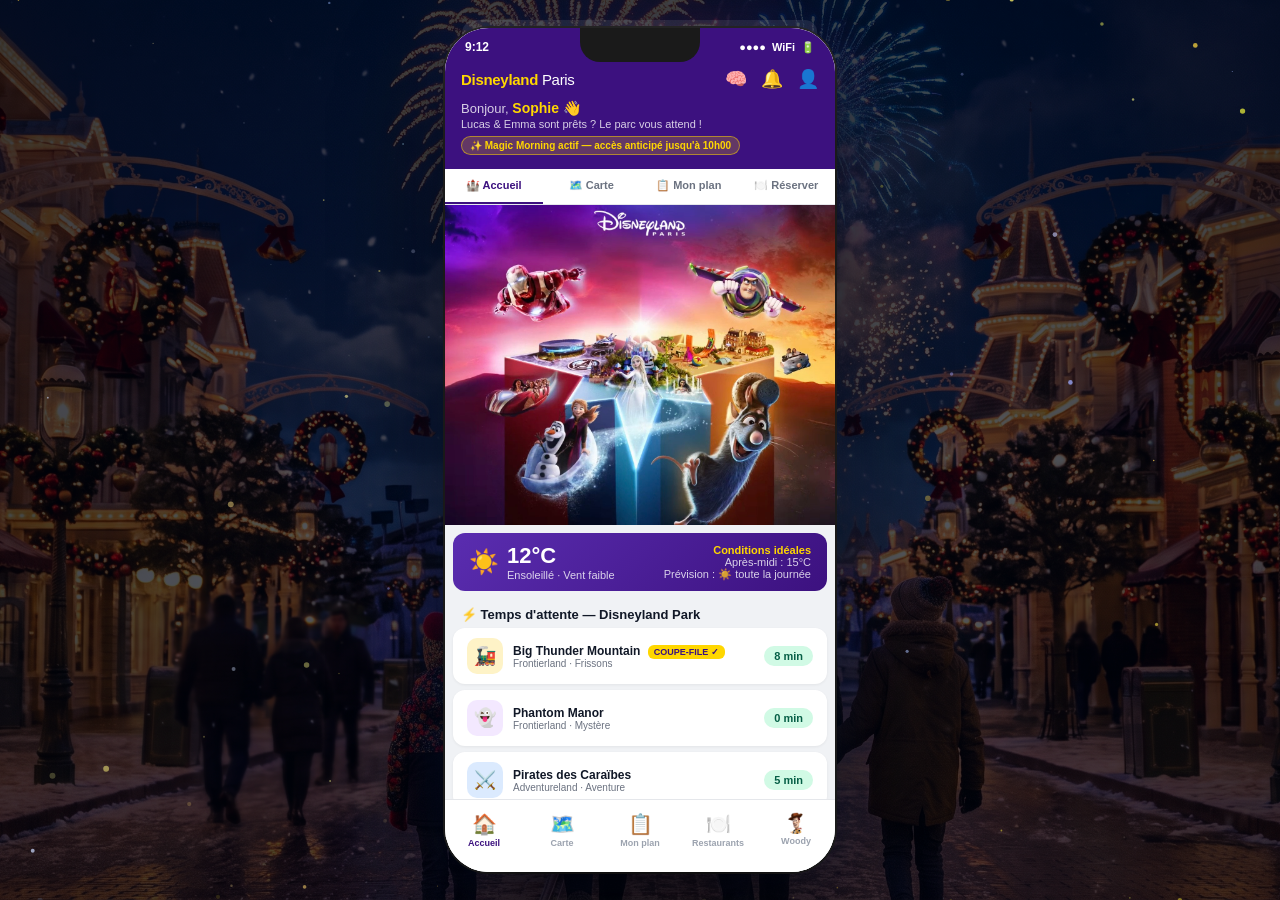
<file: app-visite.html>
<!DOCTYPE html>
<html lang="fr">
<head>
<meta charset="UTF-8">
<meta name="viewport" content="width=device-width, initial-scale=1.0">
<title>Disneyland Paris — App</title>
<style>
  * { margin: 0; padding: 0; box-sizing: border-box; }
  body {
    background: #0a0a1a;
    min-height: 100vh;
    display: flex;
    align-items: center;
    justify-content: center;
    font-family: -apple-system, BlinkMacSystemFont, 'Segoe UI', sans-serif;
    overflow: hidden;
  }
  /* ===== BACKGROUND SCENE ===== */
  #bg-scene {
    position: fixed;
    inset: 0;
    z-index: 0;
    overflow: hidden;
  }
  #bg-photo {
    position: absolute;
    inset: 0;
    background: url('assets/hero-noel.jpg') center center / cover no-repeat;
    filter: brightness(0.55) saturate(1.2);
  }
  #bg-photo::after {
    content: '';
    position: absolute;
    inset: 0;
    background: radial-gradient(ellipse at 50% 60%, rgba(0,20,60,0.3) 0%, rgba(0,0,15,0.6) 100%);
  }
  #fireworks-canvas {
    position: absolute;
    inset: 0;
    pointer-events: none;
  }
  #particles-canvas {
    position: absolute;
    inset: 0;
    pointer-events: none;
  }

  /* ===== PHONE FRAME ===== */
  .phone-frame {
    width: 390px;
    height: 844px;
    background: #fff;
    border-radius: 44px;
    overflow: hidden;
    position: relative;
    z-index: 10;
    box-shadow: 0 40px 100px rgba(0,0,0,0.8), 0 0 0 2px #2a2a2a, 0 0 60px rgba(0,80,255,0.15), inset 0 0 0 1px rgba(255,255,255,0.1);
  }
  .phone-notch {
    position: absolute;
    top: 0; left: 50%; transform: translateX(-50%);
    width: 120px; height: 34px;
    background: #1a1a1a;
    border-radius: 0 0 20px 20px;
    z-index: 100;
  }
  .phone-screen {
    width: 100%;
    height: 100%;
    overflow: hidden;
    display: flex;
    flex-direction: column;
    background: #f0f2f5;
  }

  /* ===== STATUS BAR ===== */
  .status-bar {
    background: #3c117f;
    color: #fff;
    font-size: 12px;
    font-weight: 600;
    padding: 12px 20px 6px;
    display: flex;
    justify-content: space-between;
    align-items: center;
    flex-shrink: 0;
  }
  .status-bar__icons { display: flex; gap: 6px; align-items: center; font-size: 11px; }

  /* ===== APP HEADER ===== */
  .app-header {
    background: #3c117f;
    padding: 8px 16px 14px;
    color: #fff;
    flex-shrink: 0;
  }
  .app-header__top {
    display: flex;
    align-items: center;
    justify-content: space-between;
    margin-bottom: 10px;
  }
  .app-logo {
    font-size: 15px;
    font-weight: 900;
    letter-spacing: -0.3px;
    color: #FFD700;
  }
  .app-logo span { color: #fff; font-weight: 400; }
  .app-header__icons { display: flex; gap: 14px; font-size: 18px; }
  .app-greeting {
    font-size: 13px;
    color: rgba(255,255,255,0.8);
    margin-bottom: 2px;
  }
  .app-greeting strong { color: #FFD700; font-size: 14px; }
  .magic-badge {
    display: inline-flex;
    align-items: center;
    gap: 5px;
    background: rgba(255,215,0,0.2);
    border: 1px solid rgba(255,215,0,0.5);
    color: #FFD700;
    font-size: 10px;
    font-weight: 700;
    padding: 3px 8px;
    border-radius: 10px;
    margin-top: 4px;
  }

  /* ===== SCROLL AREA ===== */
  .scroll-area {
    flex: 1;
    overflow-y: auto;
    overflow-x: hidden;
    -webkit-overflow-scrolling: touch;
    scroll-behavior: smooth;
  }
  .scroll-area::-webkit-scrollbar { display: none; }

  /* ===== SECTION TABS ===== */
  .section-tabs {
    background: #fff;
    display: flex;
    border-bottom: 1px solid #e5e7eb;
    position: sticky;
    top: 0;
    z-index: 10;
  }
  .tab {
    flex: 1;
    padding: 10px 4px;
    font-size: 11px;
    font-weight: 600;
    text-align: center;
    color: #6b7280;
    cursor: pointer;
    border-bottom: 2px solid transparent;
    transition: all .2s;
  }
  .tab.active { color: #3c117f; border-bottom-color: #3c117f; }

  /* ===== WEATHER STRIP ===== */
  .weather-strip {
    background: linear-gradient(135deg, #5a2db0, #3c117f);
    color: #fff;
    padding: 10px 16px;
    display: flex;
    align-items: center;
    justify-content: space-between;
    font-size: 12px;
    margin: 8px;
    border-radius: 12px;
  }
  .weather-left { display: flex; align-items: center; gap: 8px; }
  .weather-temp { font-size: 22px; font-weight: 900; }
  .weather-info { font-size: 11px; color: rgba(255,255,255,0.8); }
  .weather-right { text-align: right; font-size: 11px; color: rgba(255,255,255,0.8); }

  /* ===== WAIT TIMES ===== */
  .section-title {
    font-size: 13px;
    font-weight: 700;
    color: #111827;
    padding: 8px 16px 6px;
  }
  .wait-list { padding: 0 8px; display: flex; flex-direction: column; gap: 6px; }
  .wait-item {
    background: #fff;
    border-radius: 12px;
    padding: 10px 14px;
    display: flex;
    align-items: center;
    gap: 10px;
    box-shadow: 0 1px 3px rgba(0,0,0,0.06);
  }
  .wait-icon { width: 36px; height: 36px; border-radius: 10px; display: flex; align-items: center; justify-content: center; font-size: 18px; flex-shrink: 0; }
  .wait-info { flex: 1; }
  .wait-name { font-size: 12px; font-weight: 700; color: #111827; }
  .wait-zone { font-size: 10px; color: #6b7280; }
  .wait-badge {
    font-size: 11px;
    font-weight: 800;
    padding: 4px 10px;
    border-radius: 20px;
    flex-shrink: 0;
  }
  .wait-green { background: #d1fae5; color: #065f46; }
  .wait-orange { background: #fef3c7; color: #92400e; }
  .wait-red { background: #fee2e2; color: #991b1b; }
  .coupeFile-tag {
    font-size: 9px;
    font-weight: 700;
    background: #FFD700;
    color: #3c117f;
    padding: 2px 6px;
    border-radius: 6px;
    margin-left: 4px;
  }

  /* ===== PLAN JOUR ===== */
  .plan-card {
    background: #fff;
    border-radius: 14px;
    margin: 8px;
    overflow: hidden;
    box-shadow: 0 2px 8px rgba(0,0,0,0.08);
  }
  .plan-header {
    background: linear-gradient(135deg, #3c117f, #5a2db0);
    padding: 12px 14px;
    color: #fff;
    display: flex;
    align-items: center;
    justify-content: space-between;
  }
  .plan-header__title { font-size: 13px; font-weight: 800; }
  .plan-header__sub { font-size: 10px; color: rgba(255,255,255,0.7); margin-top: 2px; }
  .plan-item {
    padding: 10px 14px;
    display: flex;
    align-items: flex-start;
    gap: 10px;
    border-bottom: 1px solid #f3f4f6;
  }
  .plan-item:last-child { border-bottom: none; }
  .plan-time { font-size: 11px; font-weight: 700; color: #3c117f; min-width: 38px; }
  .plan-detail { flex: 1; }
  .plan-attraction { font-size: 12px; font-weight: 700; color: #111827; }
  .plan-note { font-size: 10px; color: #6b7280; margin-top: 1px; }

  /* ===== MAP SIMPLIFIED ===== */
  .park-map {
    margin: 8px;
    border-radius: 14px;
    overflow: hidden;
    height: 160px;
    position: relative;
    background: #e8f4e8;
    box-shadow: 0 2px 8px rgba(0,0,0,0.1);
  }
  .map-bg { width: 100%; height: 100%; position: relative; }
  .map-zone {
    position: absolute;
    border-radius: 8px;
    display: flex;
    align-items: center;
    justify-content: center;
    flex-direction: column;
    font-size: 9px;
    font-weight: 700;
    text-align: center;
    padding: 4px;
  }
  .map-label { font-size: 8px; opacity: 0.9; }
  .map-you {
    position: absolute;
    width: 14px; height: 14px;
    background: #ef4444;
    border-radius: 50%;
    border: 2px solid #fff;
    box-shadow: 0 0 0 3px rgba(239,68,68,0.3);
    animation: pulse 2s infinite;
  }
  @keyframes pulse {
    0%, 100% { box-shadow: 0 0 0 3px rgba(239,68,68,0.3); }
    50% { box-shadow: 0 0 0 6px rgba(239,68,68,0.1); }
  }
  .map-overlay {
    position: absolute;
    bottom: 8px; left: 8px;
    background: rgba(255,255,255,0.95);
    border-radius: 8px;
    padding: 4px 8px;
    font-size: 10px;
    font-weight: 700;
    color: #3c117f;
    display: flex;
    align-items: center;
    gap: 4px;
  }

  /* ===== BOTTOM NAV ===== */
  .bottom-nav {
    background: #fff;
    border-top: 1px solid #e5e7eb;
    display: flex;
    padding: 8px 0 20px;
    flex-shrink: 0;
  }
  .nav-item {
    flex: 1;
    display: flex;
    flex-direction: column;
    align-items: center;
    gap: 2px;
    cursor: pointer;
    padding: 4px;
  }
  .nav-icon { font-size: 20px; }
  .nav-label { font-size: 9px; font-weight: 600; color: #9ca3af; }
  .nav-item.active .nav-label { color: #3c117f; }
  .nav-item.active .nav-icon { filter: none; }

  /* ===== WOODY CHAT ===== */
  .woody-btn {
    position: absolute;
    bottom: 72px;
    right: 16px;
    width: 52px;
    height: 52px;
    background: #FFD700;
    border-radius: 50%;
    border: none;
    cursor: pointer;
    overflow: hidden;
    padding: 0;
    box-shadow: 0 4px 16px rgba(0,48,135,0.4);
    z-index: 50;
    transition: transform .2s;
  }
  .woody-btn:hover { transform: scale(1.08); }
  .woody-btn img { width: 100%; height: 100%; object-fit: cover; border-radius: 50%; }
  .woody-notif {
    position: absolute;
    top: -2px; right: -2px;
    width: 16px; height: 16px;
    background: #ef4444;
    border-radius: 50%;
    border: 2px solid #fff;
    font-size: 9px;
    font-weight: 800;
    color: #fff;
    display: flex;
    align-items: center;
    justify-content: center;
  }

  /* ===== WOODY CHAT WINDOW ===== */
  .woody-chat {
    position: absolute;
    bottom: 0; left: 0; right: 0; top: 0;
    background: #fff;
    z-index: 200;
    display: none;
    flex-direction: column;
    border-radius: 44px;
    overflow: hidden;
  }
  .woody-chat.open { display: flex; }

  .chat-header {
    background: linear-gradient(135deg, #3c117f, #5a2db0);
    padding: 44px 16px 12px;
    display: flex;
    align-items: center;
    gap: 10px;
    color: #fff;
    flex-shrink: 0;
  }
  .chat-back {
    background: none;
    border: none;
    color: #fff;
    font-size: 20px;
    cursor: pointer;
    padding: 0 4px;
  }
  .chat-avatar {
    width: 36px; height: 36px;
    border-radius: 50%;
    overflow: hidden;
    flex-shrink: 0;
    background: #FFD700;
  }
  .chat-avatar img { width: 100%; height: 100%; object-fit: cover; }
  .chat-agent-info { flex: 1; }
  .chat-agent-name { font-size: 14px; font-weight: 800; }
  .chat-agent-status { font-size: 10px; color: rgba(255,255,255,0.7); display: flex; align-items: center; gap: 4px; }
  .status-dot { width: 6px; height: 6px; background: #4ade80; border-radius: 50%; }

  .chat-messages {
    flex: 1;
    overflow-y: auto;
    padding: 12px 12px 6px;
    display: flex;
    flex-direction: column;
    gap: 10px;
    background: #f8f9fa;
  }
  .chat-messages::-webkit-scrollbar { display: none; }

  .msg { display: flex; gap: 6px; align-items: flex-end; max-width: 88%; }
  .msg.bot { align-self: flex-start; }
  .msg.user { align-self: flex-end; flex-direction: row-reverse; }

  .msg-avatar {
    width: 26px; height: 26px;
    border-radius: 50%;
    overflow: hidden;
    flex-shrink: 0;
    background: #FFD700;
  }
  .msg-avatar img { width: 100%; height: 100%; object-fit: cover; }
  .msg-bubble {
    padding: 9px 12px;
    border-radius: 16px;
    font-size: 12px;
    line-height: 1.5;
    max-width: calc(100% - 32px);
  }
  .msg.bot .msg-bubble {
    background: #fff;
    color: #111827;
    border-bottom-left-radius: 4px;
    box-shadow: 0 1px 3px rgba(0,0,0,0.08);
  }
  .msg.user .msg-bubble {
    background: #3c117f;
    color: #fff;
    border-bottom-right-radius: 4px;
  }
  .msg-time { font-size: 9px; color: #9ca3af; margin-top: 2px; text-align: center; width: 100%; }

  /* Quick replies */
  .quick-replies {
    display: flex;
    flex-wrap: wrap;
    gap: 6px;
    padding: 0 12px 6px;
    background: #f8f9fa;
  }
  .qr-btn {
    background: #fff;
    border: 1.5px solid #3c117f;
    color: #3c117f;
    font-size: 11px;
    font-weight: 600;
    padding: 6px 12px;
    border-radius: 20px;
    cursor: pointer;
    transition: all .15s;
    font-family: inherit;
  }
  .qr-btn:hover, .qr-btn:active { background: #3c117f; color: #fff; }

  /* Input bar */
  .chat-input-bar {
    background: #fff;
    border-top: 1px solid #e5e7eb;
    padding: 8px 12px 24px;
    display: flex;
    gap: 8px;
    align-items: center;
    flex-shrink: 0;
  }
  .chat-input {
    flex: 1;
    border: 1.5px solid #e5e7eb;
    border-radius: 22px;
    padding: 9px 14px;
    font-size: 13px;
    font-family: inherit;
    outline: none;
    color: #111827;
    transition: border-color .2s;
  }
  .chat-input:focus { border-color: #3c117f; }
  .chat-send {
    width: 38px; height: 38px;
    background: #3c117f;
    border: none;
    border-radius: 50%;
    color: #fff;
    font-size: 16px;
    cursor: pointer;
    display: flex;
    align-items: center;
    justify-content: center;
    flex-shrink: 0;
    transition: background .2s;
  }
  .chat-send:hover { background: #5a2db0; }

  /* ===== AGENT MEMORY PANEL ===== */
  .memory-panel {
    position: absolute;
    top: 0; right: -100%;
    width: 100%; height: 100%;
    background: #fff;
    z-index: 300;
    transition: right .3s ease;
    display: flex;
    flex-direction: column;
    border-radius: 44px;
    overflow: hidden;
  }
  .memory-panel.open { right: 0; }
  .memory-header {
    background: linear-gradient(135deg, #1e1b4b, #312e81);
    padding: 44px 16px 12px;
    color: #fff;
    display: flex;
    align-items: center;
    gap: 10px;
    flex-shrink: 0;
  }
  .memory-back {
    background: none; border: none; color: #fff; font-size: 20px; cursor: pointer; padding: 0 4px;
  }
  .memory-title { font-size: 14px; font-weight: 800; }
  .memory-sub { font-size: 10px; color: rgba(255,255,255,0.6); }
  .memory-body { flex: 1; overflow-y: auto; padding: 12px; background: #f8f9fa; }
  .memory-body::-webkit-scrollbar { display: none; }
  .mem-section {
    background: #fff;
    border-radius: 12px;
    padding: 12px;
    margin-bottom: 10px;
    box-shadow: 0 1px 4px rgba(0,0,0,0.06);
  }
  .mem-section-title {
    font-size: 9px;
    font-weight: 800;
    text-transform: uppercase;
    letter-spacing: 1px;
    color: #6b7280;
    margin-bottom: 8px;
  }
  .mem-row {
    display: flex;
    justify-content: space-between;
    align-items: flex-start;
    padding: 4px 0;
    border-bottom: 1px solid #f3f4f6;
    gap: 8px;
  }
  .mem-row:last-child { border-bottom: none; }
  .mem-key { font-size: 11px; color: #6b7280; flex-shrink: 0; }
  .mem-val { font-size: 11px; font-weight: 700; color: #111827; text-align: right; }
  .mem-val.highlight { color: #3c117f; }
  .mem-val.green { color: #059669; }
  .dc-signal-row {
    display: flex;
    align-items: center;
    gap: 6px;
    padding: 5px 0;
    border-bottom: 1px solid #f3f4f6;
    font-size: 10px;
    color: #374151;
  }
  .dc-signal-row:last-child { border-bottom: none; }
  .dc-dot { width: 6px; height: 6px; background: #10b981; border-radius: 50%; flex-shrink: 0; }

  /* ===== MAP NAV OVERLAY ===== */
  .map-nav-overlay {
    position: absolute;
    bottom: 0; left: 0; right: 0;
    background: #fff;
    border-radius: 20px 20px 0 0;
    box-shadow: 0 -4px 24px rgba(0,0,0,0.18);
    z-index: 250;
    transform: translateY(100%);
    transition: transform .35s ease;
    max-height: 75%;
    display: flex;
    flex-direction: column;
    overflow: hidden;
  }
  .map-nav-overlay.open { transform: translateY(0); }
  .map-nav-handle {
    width: 36px; height: 4px;
    background: #d1d5db;
    border-radius: 2px;
    margin: 10px auto 6px;
    flex-shrink: 0;
  }
  .map-nav-header {
    padding: 4px 16px 10px;
    border-bottom: 1px solid #f3f4f6;
    flex-shrink: 0;
  }
  .map-nav-title { font-size: 14px; font-weight: 800; color: #111827; }
  .map-nav-sub { font-size: 11px; color: #6b7280; margin-top: 2px; }
  .map-nav-body { overflow-y: auto; padding: 12px 16px 20px; }
  .map-mini {
    width: 100%;
    height: 130px;
    background: #e8f4e8;
    border-radius: 12px;
    position: relative;
    overflow: hidden;
    margin-bottom: 12px;
  }
  .map-route-line {
    position: absolute;
    background: rgba(0,48,135,0.15);
    border: 2px dashed #3c117f;
  }
  .map-point {
    position: absolute;
    width: 12px; height: 12px;
    border-radius: 50%;
    border: 2px solid #fff;
  }
  .map-point-label {
    position: absolute;
    font-size: 9px;
    font-weight: 700;
    white-space: nowrap;
  }
  .nav-step {
    display: flex;
    align-items: flex-start;
    gap: 10px;
    padding: 8px 0;
    border-bottom: 1px solid #f3f4f6;
  }
  .nav-step:last-child { border-bottom: none; }
  .nav-step-num {
    width: 22px; height: 22px;
    background: #3c117f;
    color: #fff;
    border-radius: 50%;
    font-size: 10px;
    font-weight: 800;
    display: flex; align-items: center; justify-content: center;
    flex-shrink: 0;
  }
  .nav-step-text { font-size: 12px; color: #374151; line-height: 1.4; }
  .nav-step-dist { font-size: 10px; color: #9ca3af; margin-top: 2px; }
  .nav-eta {
    background: #eff6ff;
    border: 1px solid #bfdbfe;
    border-radius: 10px;
    padding: 8px 12px;
    display: flex;
    align-items: center;
    justify-content: space-between;
    margin-top: 8px;
  }
  .nav-eta-label { font-size: 11px; color: #1e40af; font-weight: 700; }
  .nav-eta-time { font-size: 14px; font-weight: 900; color: #1e3a8a; }

  /* ===== DC SIGNAL BANNER (sous le capot) ===== */
  .dc-banner {
    position: absolute;
    top: 44px; left: 0; right: 0;
    z-index: 150;
    display: none;
  }
  .dc-banner-inner {
    background: linear-gradient(135deg, #1e1b4b, #312e81);
    margin: 6px;
    border-radius: 10px;
    padding: 8px 12px;
    display: flex;
    align-items: center;
    justify-content: space-between;
    gap: 8px;
    box-shadow: 0 4px 12px rgba(30,27,75,0.4);
  }
  .dc-banner-text { font-size: 10px; color: rgba(255,255,255,0.85); flex: 1; }
  .dc-banner-label { font-size: 9px; font-weight: 800; text-transform: uppercase; color: #a5b4fc; display: block; margin-bottom: 2px; }
  .dc-banner-close { background: none; border: none; color: rgba(255,255,255,0.5); font-size: 14px; cursor: pointer; }
</style>
</head>
<body>

<!-- ===== BACKGROUND SCENE ===== -->
<div id="bg-scene">
  <div id="bg-photo"></div>
  <canvas id="fireworks-canvas"></canvas>
  <canvas id="particles-canvas"></canvas>
</div>

<!-- ===== DESKTOP LABEL ===== -->
<div style="position:fixed;top:20px;left:50%;transform:translateX(-50%);background:rgba(255,255,255,0.1);color:rgba(255,255,255,0.6);font-size:11px;padding:6px 16px;border-radius:20px;font-family:-apple-system,sans-serif;pointer-events:none;z-index:10;">
  🎬 Demo Disney — Étape 4 · Pendant la visite · Agentforce in-app
</div>

<!-- ===== PHONE FRAME ===== -->
<div class="phone-frame">
  <div class="phone-notch"></div>

  <!-- DC Signal Banner -->
  <div class="dc-banner" id="dc-banner">
    <div class="dc-banner-inner">
      <div class="dc-banner-text">
        <span class="dc-banner-label">⚡ Data 360 · Signal temps réel</span>
        <span id="dc-banner-msg">Géofence entrée parc · 9h12 · Sophie Martin</span>
      </div>
      <button class="dc-banner-close" onclick="document.getElementById('dc-banner').style.display='none'">✕</button>
    </div>
  </div>

  <div class="phone-screen">

    <!-- STATUS BAR -->
    <div class="status-bar">
      <span>9:12</span>
      <div class="status-bar__icons">
        <span>●●●●</span>
        <span>WiFi</span>
        <span>🔋</span>
      </div>
    </div>

    <!-- APP HEADER -->
    <div class="app-header">
      <div class="app-header__top">
        <div class="app-logo">Disneyland<span> Paris</span></div>
        <div class="app-header__icons">
          <span onclick="openMemory()" style="cursor:pointer;" title="Agent Memory">🧠</span>
          <span>🔔</span>
          <span>👤</span>
        </div>
      </div>
      <div class="app-greeting">Bonjour, <strong>Sophie 👋</strong></div>
      <div class="app-greeting" style="font-size:11px;margin-top:1px;">Lucas &amp; Emma sont prêts ? Le parc vous attend !</div>
      <div class="magic-badge">✨ Magic Morning actif — accès anticipé jusqu'à 10h00</div>
    </div>

    <!-- SCROLL AREA -->
    <div class="scroll-area" id="main-scroll">

      <!-- SECTION TABS -->
      <div class="section-tabs">
        <div class="tab active" onclick="setTab('home',this)">🏰 Accueil</div>
        <div class="tab" onclick="setTab('map',this)">🗺️ Carte</div>
        <div class="tab" onclick="setTab('plan',this)">📋 Mon plan</div>
        <div class="tab" onclick="setTab('booking',this)">🍽️ Réserver</div>
      </div>

      <!-- HOME TAB -->
      <div id="tab-home">

        <!-- Hero Banner -->
        <div style="width:100%;flex-shrink:0;">
          <img src="assets/hero-app.jpg" style="width:100%;height:auto;display:block;">
        </div>

        <!-- Weather -->
        <div class="weather-strip">
          <div class="weather-left">
            <span style="font-size:24px;">☀️</span>
            <div>
              <div class="weather-temp">12°C</div>
              <div class="weather-info">Ensoleillé · Vent faible</div>
            </div>
          </div>
          <div class="weather-right">
            <div style="font-weight:700;color:#FFD700;">Conditions idéales</div>
            <div>Après-midi : 15°C</div>
            <div>Prévision : ☀️ toute la journée</div>
          </div>
        </div>

        <!-- Temps d'attente -->
        <div class="section-title">⚡ Temps d'attente — Disneyland Park</div>
        <div class="wait-list" id="wait-list">
          <div class="wait-item">
            <div class="wait-icon" style="background:#fef3c7;">🚂</div>
            <div class="wait-info">
              <div class="wait-name">Big Thunder Mountain <span class="coupeFile-tag">COUPE-FILE ✓</span></div>
              <div class="wait-zone">Frontierland · Frissons</div>
            </div>
            <div class="wait-badge wait-green">8 min</div>
          </div>
          <div class="wait-item">
            <div class="wait-icon" style="background:#f3e8ff;">👻</div>
            <div class="wait-info">
              <div class="wait-name">Phantom Manor</div>
              <div class="wait-zone">Frontierland · Mystère</div>
            </div>
            <div class="wait-badge wait-green">0 min</div>
          </div>
          <div class="wait-item">
            <div class="wait-icon" style="background:#dbeafe;">⚔️</div>
            <div class="wait-info">
              <div class="wait-name">Pirates des Caraïbes</div>
              <div class="wait-zone">Adventureland · Aventure</div>
            </div>
            <div class="wait-badge wait-green">5 min</div>
          </div>
          <div class="wait-item">
            <div class="wait-icon" style="background:#fce7f3;">🚀</div>
            <div class="wait-info">
              <div class="wait-name">Buzz Lightyear <span class="coupeFile-tag">COUPE-FILE ✓</span></div>
              <div class="wait-zone">Discoveryland · Famille</div>
            </div>
            <div class="wait-badge wait-orange">15 min</div>
          </div>
          <div class="wait-item">
            <div class="wait-icon" style="background:#fee2e2;">🌟</div>
            <div class="wait-info">
              <div class="wait-name">Star Wars Hyperspace Mtn</div>
              <div class="wait-zone">Discoveryland · Sensations</div>
            </div>
            <div class="wait-badge wait-red">34 min</div>
          </div>
          <div class="wait-item">
            <div class="wait-icon" style="background:#d1fae5;">🎠</div>
            <div class="wait-info">
              <div class="wait-name">It's a Small World</div>
              <div class="wait-zone">Fantasyland · Famille</div>
            </div>
            <div class="wait-badge wait-green">5 min</div>
          </div>
        </div>

        <div style="height:12px;"></div>
      </div>

      <!-- MAP TAB -->
      <div id="tab-map" style="display:none;">
        <div class="park-map" style="height:300px;margin:8px;">
          <div class="map-bg">
            <!-- Château -->
            <div class="map-zone" style="background:rgba(0,48,135,0.15);border:2px solid #3c117f;width:70px;height:60px;top:10px;left:50%;transform:translateX(-50%);">
              🏰<div class="map-label">Central Plaza</div>
            </div>
            <!-- Frontierland -->
            <div class="map-zone" style="background:rgba(234,179,8,0.15);border:2px solid #ca8a04;width:80px;height:55px;bottom:80px;left:10px;">
              🌵<div class="map-label">Frontierland</div>
            </div>
            <!-- Adventureland -->
            <div class="map-zone" style="background:rgba(34,197,94,0.15);border:2px solid #16a34a;width:80px;height:55px;bottom:10px;left:10px;">
              🗺️<div class="map-label">Adventureland</div>
            </div>
            <!-- Fantasyland -->
            <div class="map-zone" style="background:rgba(168,85,247,0.15);border:2px solid #9333ea;width:80px;height:55px;top:80px;right:10px;">
              🎠<div class="map-label">Fantasyland</div>
            </div>
            <!-- Discoveryland -->
            <div class="map-zone" style="background:rgba(99,102,241,0.15);border:2px solid #6366f1;width:80px;height:55px;bottom:60px;right:10px;">
              🚀<div class="map-label">Discoveryland</div>
            </div>
            <!-- Main Street -->
            <div class="map-zone" style="background:rgba(0,48,135,0.1);border:1px solid #3c117f;width:50px;height:40px;bottom:10px;left:50%;transform:translateX(-50%);">
              <div class="map-label" style="font-size:7px;">Main Street</div>
            </div>
            <!-- Vous êtes ici -->
            <div class="map-you" style="bottom:55px;left:44%;" title="Vous êtes ici"></div>
          </div>
          <div class="map-overlay">📍 Vous êtes ici · Frontierland</div>
        </div>
        <div style="padding:0 8px 8px;">
          <div class="section-title" style="padding-left:0;">🔵 Légende</div>
          <div style="font-size:11px;color:#374151;background:#fff;border-radius:10px;padding:10px;line-height:1.8;">
            📍 Vous → Frontierland<br>
            🚂 Big Thunder Mountain — 8 min<br>
            ⚔️ Pirates des Caraïbes — 5 min<br>
            🚀 Buzz Lightyear — 15 min<br>
            🌟 Star Wars — 34 min
          </div>
        </div>
      </div>

      <!-- PLAN TAB -->
      <div id="tab-plan" style="display:none;">
        <div class="plan-card">
          <div class="plan-header">
            <div>
              <div class="plan-header__title">🗓️ Votre plan du jour — Sophie</div>
              <div class="plan-header__sub">Personnalisé par Woody · Lucas 11 ans · Emma 7 ans</div>
            </div>
            <span style="font-size:20px;">✨</span>
          </div>
          <div class="plan-item">
            <div class="plan-time">9h15</div>
            <div class="plan-detail">
              <div class="plan-attraction">🚂 Big Thunder Mountain</div>
              <div class="plan-note">Frontierland · 8 min d'attente · Coupe-file ✅</div>
            </div>
          </div>
          <div class="plan-item">
            <div class="plan-time">10h00</div>
            <div class="plan-detail">
              <div class="plan-attraction">⚔️ Pirates des Caraïbes</div>
              <div class="plan-note">Adventureland · 5 min d'attente · Lucas adore !</div>
            </div>
          </div>
          <div class="plan-item">
            <div class="plan-time">11h00</div>
            <div class="plan-detail">
              <div class="plan-attraction">🚀 Buzz Lightyear Laser Blast</div>
              <div class="plan-note">Discoveryland · Coupe-file ✅ · Emma adore !</div>
            </div>
          </div>
          <div class="plan-item">
            <div class="plan-time">12h15</div>
            <div class="plan-detail">
              <div class="plan-attraction">🌭 Casey's Corner</div>
              <div class="plan-note">Central Plaza · Déjeuner rapide · ~25€ pour 4</div>
            </div>
          </div>
          <div class="plan-item">
            <div class="plan-time">14h00</div>
            <div class="plan-detail">
              <div class="plan-attraction">🌟 Star Wars Hyperspace Mtn</div>
              <div class="plan-note">Discoveryland · ~15 min à cette heure · Lucas !</div>
            </div>
          </div>
          <div class="plan-item">
            <div class="plan-time">16h00</div>
            <div class="plan-detail">
              <div class="plan-attraction">🎠 It's a Small World</div>
              <div class="plan-note">Fantasyland · Emma adore · 5 min d'attente</div>
            </div>
          </div>
          <div class="plan-item">
            <div class="plan-time">18h00</div>
            <div class="plan-detail">
              <div class="plan-attraction">🏰 Parade de Noël Enchanté</div>
              <div class="plan-note">Main Street · Réservez une place 30 min avant</div>
            </div>
          </div>
        </div>
      </div>

      <!-- BOOKING TAB -->
      <div id="tab-booking" style="display:none;">
        <div style="padding:8px;">
          <div class="section-title" style="padding-left:0;">🍽️ Restaurants disponibles</div>
          <div style="display:flex;flex-direction:column;gap:8px;margin-top:6px;">
            <div style="background:#fff;border-radius:12px;padding:12px;box-shadow:0 1px 4px rgba(0,0,0,0.07);">
              <div style="font-size:12px;font-weight:800;color:#111827;">The Lucky Nugget Saloon</div>
              <div style="font-size:10px;color:#6b7280;margin-top:2px;">Frontierland · Américain · Menu enfants Marvel</div>
              <div style="display:flex;justify-content:space-between;align-items:center;margin-top:8px;">
                <span style="font-size:11px;font-weight:700;color:#059669;">Dispo 12h30 · 68€/4 pers</span>
                <button onclick="bookRestaurant('Lucky Nugget','12h30')" style="background:#3c117f;color:#fff;font-size:10px;font-weight:700;padding:5px 10px;border-radius:16px;border:none;cursor:pointer;font-family:inherit;">Réserver</button>
              </div>
            </div>
            <div style="background:#fff;border-radius:12px;padding:12px;box-shadow:0 1px 4px rgba(0,0,0,0.07);">
              <div style="font-size:12px;font-weight:800;color:#111827;">Casey's Corner</div>
              <div style="font-size:10px;color:#6b7280;margin-top:2px;">Central Plaza · Hot-dogs · Vue château</div>
              <div style="display:flex;justify-content:space-between;align-items:center;margin-top:8px;">
                <span style="font-size:11px;font-weight:700;color:#059669;">Sans réservation · ~25€/4 pers</span>
                <button onclick="openChat()" style="background:#f3f4f6;color:#3c117f;font-size:10px;font-weight:700;padding:5px 10px;border-radius:16px;border:none;cursor:pointer;font-family:inherit;">Demander à Woody</button>
              </div>
            </div>
            <div style="background:#fff;border-radius:12px;padding:12px;box-shadow:0 1px 4px rgba(0,0,0,0.07);">
              <div style="font-size:12px;font-weight:800;color:#111827;">Auberge de Cendrillon</div>
              <div style="font-size:10px;color:#6b7280;margin-top:2px;">Fantasyland · Gastronomique · Princesses</div>
              <div style="display:flex;justify-content:space-between;align-items:center;margin-top:8px;">
                <span style="font-size:11px;color:#ef4444;font-weight:700;">Complet aujourd'hui</span>
                <button style="background:#f3f4f6;color:#9ca3af;font-size:10px;font-weight:700;padding:5px 10px;border-radius:16px;border:none;cursor:default;font-family:inherit;">Indisponible</button>
              </div>
            </div>
          </div>
        </div>
      </div>

    </div><!-- end scroll-area -->

    <!-- BOTTOM NAV -->
    <div class="bottom-nav">
      <div class="nav-item active">
        <span class="nav-icon">🏠</span>
        <span class="nav-label">Accueil</span>
      </div>
      <div class="nav-item" onclick="setTab('map', null); document.querySelectorAll('.nav-item').forEach(n=>n.classList.remove('active')); this.classList.add('active');">
        <span class="nav-icon">🗺️</span>
        <span class="nav-label">Carte</span>
      </div>
      <div class="nav-item" onclick="setTab('plan', null); document.querySelectorAll('.nav-item').forEach(n=>n.classList.remove('active')); this.classList.add('active');">
        <span class="nav-icon">📋</span>
        <span class="nav-label">Mon plan</span>
      </div>
      <div class="nav-item" onclick="setTab('booking', null); document.querySelectorAll('.nav-item').forEach(n=>n.classList.remove('active')); this.classList.add('active');">
        <span class="nav-icon">🍽️</span>
        <span class="nav-label">Restaurants</span>
      </div>
      <div class="nav-item" onclick="openChat()">
        <span class="nav-icon" style="display:flex;align-items:center;justify-content:center;"><img src="assets/woody.png" style="width:22px;height:22px;object-fit:cover;border-radius:50%;"></span>
        <span class="nav-label">Woody</span>
      </div>
    </div>

    <!-- ===== WOODY CHAT WINDOW ===== -->
    <div class="woody-chat" id="woody-chat">
      <div class="chat-header">
        <button class="chat-back" onclick="closeChat()">←</button>
        <div class="chat-avatar"><img src="assets/woody.png" alt="Woody"></div>
        <div class="chat-agent-info">
          <div class="chat-agent-name">Woody — Guide Disneyland</div>
          <div class="chat-agent-status"><span class="status-dot"></span>Agentforce · Actif</div>
        </div>
        <span onclick="openMemory()" style="font-size:18px;cursor:pointer;color:rgba(255,255,255,0.7);" title="Voir Agent Memory">🧠</span>
      </div>

      <div class="chat-messages" id="chat-msgs"></div>

      <div class="quick-replies" id="quick-replies"></div>

      <div class="chat-input-bar">
        <input class="chat-input" id="chat-input" placeholder="Posez votre question à Woody…" onkeydown="if(event.key==='Enter')sendMessage()">
        <button class="chat-send" onclick="sendMessage()">↑</button>
      </div>
    </div>

    <!-- ===== AGENT MEMORY PANEL ===== -->
    <div class="memory-panel" id="memory-panel">
      <div class="memory-header">
        <button class="memory-back" onclick="closeMemory()">←</button>
        <div>
          <div class="memory-title">🧠 Agent Memory — Woody</div>
          <div class="memory-sub">Agentforce · Contexte actif · Sophie Martin</div>
        </div>
      </div>
      <div class="memory-body">

        <div class="mem-section">
          <div class="mem-section-title">👤 Profil client · Data 360</div>
          <div class="mem-row"><span class="mem-key">Nom</span><span class="mem-val highlight">Sophie Martin, 38 ans</span></div>
          <div class="mem-row"><span class="mem-key">Email</span><span class="mem-val">sophie.martin@email.fr</span></div>
          <div class="mem-row"><span class="mem-key">Segment</span><span class="mem-val highlight">Famille Premium</span></div>
          <div class="mem-row"><span class="mem-key">LTV prédictif</span><span class="mem-val green">3 200 €/an</span></div>
          <div class="mem-row"><span class="mem-key">Visite</span><span class="mem-val">1ère fois · Disney+</span></div>
        </div>

        <div class="mem-section">
          <div class="mem-section-title">👨‍👩‍👧‍👦 Enfants</div>
          <div class="mem-row"><span class="mem-key">Enfant 1</span><span class="mem-val highlight">Lucas · 11 ans · Sensations fortes</span></div>
          <div class="mem-row"><span class="mem-key">Enfant 2</span><span class="mem-val highlight">Emma · 7 ans · Princesses / Famille</span></div>
        </div>

        <div class="mem-section">
          <div class="mem-section-title">🏨 Réservation active</div>
          <div class="mem-row"><span class="mem-key">Hôtel</span><span class="mem-val highlight">Disney NY Marvel ★★★★</span></div>
          <div class="mem-row"><span class="mem-key">Chambre</span><span class="mem-val">Chambre + Coupe-file · 2 nuits</span></div>
          <div class="mem-row"><span class="mem-key">Dates</span><span class="mem-val">22-24 déc 2026</span></div>
          <div class="mem-row"><span class="mem-key">Panier</span><span class="mem-val green">1 088 € · Payé</span></div>
        </div>

        <div class="mem-section">
          <div class="mem-section-title">⚡ Coupe-file — État</div>
          <div class="mem-row"><span class="mem-key">Disponible</span><span class="mem-val green">2 attractions</span></div>
          <div class="mem-row"><span class="mem-key">Utilisé</span><span class="mem-val">0</span></div>
          <div class="mem-row"><span class="mem-key">Suggestions</span><span class="mem-val">Big Thunder + Buzz</span></div>
        </div>

        <div class="mem-section">
          <div class="mem-section-title">📡 Signaux Data 360 — Live</div>
          <div id="memory-signals">
            <div class="dc-signal-row"><span class="dc-dot"></span>Géofence entrée parc · 9h12</div>
            <div class="dc-signal-row"><span class="dc-dot"></span>Magic Morning activé · Hôtel Marvel</div>
            <div class="dc-signal-row"><span class="dc-dot"></span>App ouverte · Woody initialisé</div>
            <div class="dc-signal-row"><span class="dc-dot"></span>Push notification lue · Accueil parc</div>
          </div>
        </div>

        <div class="mem-section">
          <div class="mem-section-title">🗓️ Actions de la session</div>
          <div id="memory-actions">
            <div class="dc-signal-row"><span class="dc-dot" style="background:#FFD700;"></span>Plan du jour généré · 7 étapes</div>
          </div>
        </div>

      </div>
    </div>

  </div><!-- end phone-screen -->
</div><!-- end phone-frame -->

<script>
// ===== ÉTAT =====
let chatStarted = false;
let coupeFileUsed = 0;
let restaurantBooked = false;

// ===== TABS =====
function setTab(name, clickedEl) {
  ['home','map','plan','booking'].forEach(t => {
    document.getElementById('tab-'+t).style.display = t === name ? 'block' : 'none';
  });
  if (clickedEl) {
    document.querySelectorAll('.tab').forEach(t => t.classList.remove('active'));
    clickedEl.classList.add('active');
  }
}

// ===== CHAT OPEN/CLOSE =====
function openChat() {
  document.getElementById('woody-chat').classList.add('open');
  if (!chatStarted) {
    chatStarted = true;
    startConversation();
  }
}
function closeChat() {
  document.getElementById('woody-chat').classList.remove('open');
}

// ===== MEMORY =====
function openMemory() {
  document.getElementById('memory-panel').classList.add('open');
}
function closeMemory() {
  document.getElementById('memory-panel').classList.remove('open');
}

// ===== DC BANNER =====
function showDCBanner(msg) {
  document.getElementById('dc-banner-msg').textContent = msg;
  const b = document.getElementById('dc-banner');
  b.style.display = 'block';
  addMemorySignal(msg);
  setTimeout(() => { b.style.display = 'none'; }, 4000);
}
function addMemorySignal(msg) {
  const el = document.getElementById('memory-signals');
  const row = document.createElement('div');
  row.className = 'dc-signal-row';
  const dot = document.createElement('span');
  dot.className = 'dc-dot';
  const txt = document.createTextNode(msg);
  row.appendChild(dot);
  row.appendChild(txt);
  el.prepend(row);
}
function addMemoryAction(msg) {
  const el = document.getElementById('memory-actions');
  const row = document.createElement('div');
  row.className = 'dc-signal-row';
  const dot = document.createElement('span');
  dot.className = 'dc-dot';
  dot.style.background = '#FFD700';
  const txt = document.createTextNode(msg);
  row.appendChild(dot);
  row.appendChild(txt);
  el.prepend(row);
}

// ===== MESSAGES =====
function addMsg(role, html) {
  const msgs = document.getElementById('chat-msgs');
  const wrap = document.createElement('div');
  wrap.className = 'msg ' + role;
  if (role === 'bot') {
    const av = document.createElement('div');
    av.className = 'msg-avatar';
    const avImg = document.createElement('img');
    avImg.src = 'assets/woody.png';
    avImg.alt = 'Woody';
    av.appendChild(avImg);
    wrap.appendChild(av);
  }
  const bubble = document.createElement('div');
  bubble.className = 'msg-bubble';
  bubble.innerHTML = html;
  wrap.appendChild(bubble);
  msgs.appendChild(wrap);
  setTimeout(() => { msgs.scrollTop = msgs.scrollHeight; }, 50);
}

function addTyping() {
  const msgs = document.getElementById('chat-msgs');
  const wrap = document.createElement('div');
  wrap.className = 'msg bot';
  wrap.id = 'typing-indicator';
  const av = document.createElement('div');
  av.className = 'msg-avatar';
  const avImg = document.createElement('img');
  avImg.src = 'assets/woody.png';
  avImg.style.cssText = 'width:100%;height:100%;object-fit:cover;border-radius:50%;';
  av.appendChild(avImg);
  wrap.appendChild(av);
  const bubble = document.createElement('div');
  bubble.className = 'msg-bubble';
  bubble.innerHTML = '<span style="letter-spacing:2px;color:#9ca3af;">●●●</span>';
  wrap.appendChild(bubble);
  msgs.appendChild(wrap);
  msgs.scrollTop = msgs.scrollHeight;
}
function removeTyping() {
  const t = document.getElementById('typing-indicator');
  if (t) t.remove();
}

function setQuickReplies(options) {
  const qr = document.getElementById('quick-replies');
  qr.innerHTML = '';
  options.forEach(opt => {
    const btn = document.createElement('button');
    btn.className = 'qr-btn';
    btn.textContent = opt.label;
    btn.onclick = () => {
      qr.innerHTML = '';
      addMsg('user', opt.label);
      setTimeout(() => {
        addTyping();
        setTimeout(() => { removeTyping(); opt.action(); }, 1200);
      }, 300);
    };
    qr.appendChild(btn);
  });
}

// ===== SCÉNARIO PRINCIPAL =====
function startConversation() {
  showDCBanner('Géofence entrée parc · 9h12 · Magic Morning activé');
  setTimeout(() => {
    addTyping();
    setTimeout(() => {
      removeTyping();
      addMsg('bot', 'Bonjour Sophie ! 🏰 Bienvenue à Disneyland Paris — et félicitations pour le Magic Morning, vous avez <strong>45 minutes d\'avance</strong> sur les autres visiteurs !<br><br>J\'ai préparé un plan sur-mesure pour Lucas et Emma. Voici votre journée :<br><br>⚡ <strong>9h15</strong> Big Thunder Mountain · Lucas<br>👻 <strong>10h00</strong> Phantom Manor<br>🚀 <strong>11h00</strong> Buzz Lightyear · Emma (coupe-file ✅)<br>🌭 <strong>12h15</strong> Déjeuner Casey\'s Corner<br>🌟 <strong>14h00</strong> Star Wars Hyperspace<br>🎠 <strong>16h00</strong> It\'s a Small World · Emma<br>🏰 <strong>18h00</strong> Parade de Noël · Main Street<br><br>On commence par Big Thunder ? Je vous guide ?');
      setQuickReplies([
        { label: 'Oui, on est prêts !', action: showMorningPlan },
        { label: 'Voir le plan du parc', action: showParkMap },
      ]);
    }, 1500);
  }, 500);
}

function showMorningPlan() {
  addMsg('bot', 'Parfait ! Voici mon plan pour ce matin — j\'ai tenu compte des âges et du coupe-file inclus dans votre séjour :<br><br>⚡ <strong>9h15 → Big Thunder Mountain</strong> · 8 min d\'attente · idéal pour Lucas<br>👻 <strong>10h00 → Phantom Manor</strong> · 0 min · heure creuse<br>🚀 <strong>11h00 → Buzz Lightyear Laser Blast</strong> · Coupe-file ✅ · Emma adore<br><br>Votre coupe-file est actif pour <strong>2 attractions</strong>. Je vous préviendrai quand utiliser le second.');
  showDCBanner('Plan optimisé · Big Thunder 8min · Buzz coupe-file disponible');
  addMemoryAction('Plan matinée généré · 3 attractions');
  setQuickReplies([
    { label: 'Super !', action: afterPlanOk },
    { label: 'Réserver un restaurant', action: askRestaurant },
    { label: 'Autre chose ?', action: showOtherOptions },
  ]);
}

function showFullPlan() {
  addMsg('bot', 'Voici votre journée complète :<br><br>9h15 🚂 Big Thunder Mountain<br>10h00 ⚔️ Pirates des Caraïbes<br>11h00 🚀 Buzz Lightyear (coupe-file)<br>12h15 🌭 Déjeuner Casey\'s Corner<br>14h00 🌟 Star Wars Hyperspace<br>16h00 🎠 It\'s a Small World<br>18h00 🏰 Parade de Noël<br><br>Je peux adapter à tout moment selon les attentes !');
  setQuickReplies([
    { label: 'Parfait !', action: afterPlanOk },
    { label: 'Modifier le plan', action: modifyPlan },
  ]);
}

function afterPlanOk() {
  addMsg('bot', 'Super ! Direction <strong>Frontierland</strong>, tournez à gauche après la fontaine de Central Plaza. Big Thunder Mountain dans ~3 minutes à pied. 🗺️');
  setQuickReplies([
    { label: 'Réserver un restaurant', action: askRestaurant },
    { label: 'Autre chose ?', action: showOtherOptions },
  ]);
}

function askStarWars() {
  addMsg('bot', 'Star Wars Hyperspace Mountain affiche <strong>34 minutes</strong> là maintenant — c\'est beaucoup pour ce matin. Je vous recommande d\'y aller après <strong>14h</strong>, l\'attente descend généralement sous 15 min. Je peux vous le bloquer dans le plan si vous voulez ?');
  showDCBanner('Temps réel : Star Wars 34min · Recommandation 14h optimisée');
  setQuickReplies([
    { label: 'Oui, ajoute-le à 14h', action: addStarWars14h },
    { label: 'Non merci', action: continueAfterStarWars },
  ]);
}

function addStarWars14h() {
  addMsg('bot', 'Parfait, <strong>Star Wars à 14h</strong> ajouté à votre plan 🌟 À cette heure l\'attente sera bien plus courte. Lucas va adorer !');
  addMemoryAction('Star Wars ajouté au plan · 14h00');
  setQuickReplies([
    { label: 'Réserver un restaurant', action: askRestaurant },
    { label: 'Autre chose ?', action: showOtherOptions },
  ]);
}

function continueAfterStarWars() {
  setQuickReplies([
    { label: 'Phantom Manor, c\'est effrayant ?', action: askPhantom },
    { label: 'Réserver un restaurant', action: askRestaurant },
    { label: 'Autre chose ?', action: showOtherOptions },
  ]);
}

function askPhantom() {
  addMsg('bot', 'Bonne question ! Phantom Manor, c\'est une <strong>"peur douce"</strong> — ambiance fantôme et humour, pas de chute ni de cri fort. À 11 ans la plupart des enfants adorent. Mais si Lucas est sensible aux ambiances sombres, je peux le remplacer par <strong>Pirates des Caraïbes</strong> juste à côté — même niveau d\'attente, beaucoup plus fun pour lui.');
  setQuickReplies([
    { label: 'Garder Phantom Manor', action: keepPhantom },
    { label: 'Remplacer par Pirates', action: replacePirates },
  ]);
}

function keepPhantom() {
  addMsg('bot', 'Parfait ! Phantom Manor à 10h00, c\'est noté. La queue est souvent très courte le matin. 👻');
  setQuickReplies([
    { label: 'Réserver un restaurant', action: askRestaurant },
    { label: 'Utiliser mon coupe-file maintenant', action: useCoupeFile },
  ]);
}

function replacePirates() {
  addMsg('bot', 'Parfait, plan mis à jour 🗺️ <strong>Pirates des Caraïbes à 10h00</strong>, 0 min d\'attente. Lucas va adorer le bateau pirate !');
  addMemoryAction('Phantom Manor → Pirates des Caraïbes · Lucas');
  setQuickReplies([
    { label: 'Réserver un restaurant', action: askRestaurant },
    { label: 'Autre chose ?', action: showOtherOptions },
  ]);
}

function askRestaurant() {
  addMsg('bot', 'Pour 12h30 avec 2 enfants, je vous recommande <strong>The Lucky Nugget Saloon</strong> en Frontierland — cuisine américaine, menu enfants avec jouet Marvel pour Lucas, et une vue magnifique sur Big Thunder. Tarif estimé : <strong>68 € pour 4</strong>.<br><br>Il reste 3 tables disponibles à 12h30. Je peux réserver directement depuis l\'app.');
  setQuickReplies([
    { label: '✅ Confirmer la réservation', action: confirmRestaurant },
    { label: 'Option moins chère ?', action: askCheaperFood },
    { label: 'Voir d\'autres restos', action: seeOtherRestos },
  ]);
}

function confirmRestaurant() {
  restaurantBooked = true;
  addMsg('bot', '<strong>Réservation confirmée ✅</strong><br>The Lucky Nugget Saloon · 12h30 · Table de 4<br>Référence : <strong>DLP-2026-SM47</strong><br><br>Je vous rappellerai à <strong>12h15</strong> pour vous orienter depuis votre position dans le parc. 🗺️');
  showDCBanner('Réservation restaurant confirmée · Lucky Nugget 12h30');
  addMemoryAction('Réservation Lucky Nugget · 12h30 · 4 personnes');
  setQuickReplies([
    { label: 'Utiliser mon coupe-file', action: useCoupeFile },
    { label: 'Autre chose ?', action: showOtherOptions },
  ]);
}

function askCheaperFood() {
  addMsg('bot', 'Bien sûr ! Pour rapide et abordable, je vous suggère <strong>Casey\'s Corner</strong> sur Central Plaza — hot-dogs, frites, formule enfant à 12 €. Compter <strong>20-25 € pour 4</strong> personnes. C\'est en plein air avec vue sur le Château, idéal si le soleil tient ☀️<br><br>Pas de réservation nécessaire, arrivez juste avant 12h pour éviter la queue.');
  setQuickReplies([
    { label: 'Parfait, on y va !', action: okCaseys },
    { label: 'Voir le menu', action: seeMenu },
    { label: 'Autre option', action: seeOtherRestos },
  ]);
}

function okCaseys() {
  addMsg('bot', 'Noté ! Je vous rappellerai à <strong>12h15</strong> pour vous orienter vers Casey\'s Corner depuis votre position dans le parc. 🌭<br><br>🎯 Prochaine étape : Big Thunder Mountain dans 3 minutes — direction Frontierland, tournez à gauche après la fontaine !');
  addMemoryAction('Déjeuner Casey\'s Corner · 12h15 · Sans réservation');
  setQuickReplies([
    { label: 'Comment aller à Big Thunder ?', action: () => askDirections('Big Thunder Mountain') },
    { label: 'Utiliser mon coupe-file maintenant', action: useCoupeFile },
    { label: 'Merci Woody !', action: thankWoody },
  ]);
}

function seeMenu() {
  addMsg('bot', 'Menu Casey\'s Corner :<br><br>🌭 Hot-dog classique — 9,50 €<br>🍟 Formule enfant (hot-dog + frites + boisson) — 12 €<br>🧁 Cheesecake New York — 6 €<br>🥤 Boissons — 4-5 €<br><br>Simple, rapide, iconique Central Plaza 😄');
  setQuickReplies([
    { label: 'On y va !', action: okCaseys },
    { label: 'Voir d\'autres restos', action: seeOtherRestos },
  ]);
}

function seeOtherRestos() {
  addMsg('bot', 'D\'autres options disponibles aujourd\'hui :<br><br>🥗 <strong>Restaurant Hakuna Matata</strong> · Adventureland · 45€/4 · Dispo 13h<br>🍕 <strong>Plaza Gardens</strong> · Central Plaza · Buffet 55€/4 · Dispo 12h<br><br>Vous voulez réserver l\'un d\'eux ?');
  setQuickReplies([
    { label: 'Hakuna Matata 13h', action: () => bookAlt('Hakuna Matata', '13h') },
    { label: 'Plaza Gardens 12h', action: () => bookAlt('Plaza Gardens', '12h') },
    { label: 'Retour aux options', action: askRestaurant },
  ]);
}

function bookAlt(name, time) {
  addMsg('bot', `<strong>Réservation confirmée ✅</strong><br>${name} · ${time} · Table de 4<br><br>Je vous guiderai à l\'heure prévue. 🗺️`);
  addMemoryAction(`Réservation ${name} · ${time}`);
  setQuickReplies([
    { label: 'Autre chose ?', action: showOtherOptions },
  ]);
}

function useCoupeFile() {
  if (coupeFileUsed >= 2) {
    addMsg('bot', 'Vous avez utilisé vos <strong>2 coupe-files</strong> inclus dans votre séjour. Pour en ajouter, direction la boutique Lightning Lane à l\'entrée du parc. Comptez 15€/personne.');
    setQuickReplies([{ label: 'Merci Woody !', action: thankWoody }]);
    return;
  }
  coupeFileUsed++;
  const attractions = coupeFileUsed === 1 ? 'Big Thunder Mountain' : 'Buzz Lightyear';
  addMsg('bot', `✅ Coupe-file activé pour <strong>${attractions}</strong> ! Rendez-vous à l\'entrée dédiée (panneau ⚡ jaune), votre QR code est prêt.<br><br>Il vous reste <strong>${2 - coupeFileUsed} coupe-file${2 - coupeFileUsed > 1 ? 's' : ''}</strong>.`);
  showDCBanner(`Coupe-file utilisé · ${attractions} · ${coupeFileUsed}/2`);
  addMemoryAction(`Coupe-file #${coupeFileUsed} utilisé · ${attractions}`);
  // Update memory panel
  document.querySelectorAll('.mem-section')[3].querySelectorAll('.mem-val')[0].textContent = `${2 - coupeFileUsed} attraction${2 - coupeFileUsed > 1 ? 's' : ''}`;
  document.querySelectorAll('.mem-section')[3].querySelectorAll('.mem-val')[1].textContent = `${coupeFileUsed}`;
  setQuickReplies([
    { label: 'Merci Woody !', action: thankWoody },
    { label: 'Autre chose ?', action: showOtherOptions },
  ]);
}

function showOtherOptions() {
  addMsg('bot', 'Je suis là pour tout ! Que souhaitez-vous savoir ? 😊');
  setQuickReplies([
    { label: 'Plan du parc 🗺️', action: showParkMap },
    { label: 'Toilettes les plus proches ?', action: askToilettes },
    { label: 'Prochaine parade ?', action: askParade },
    { label: 'Utiliser mon coupe-file', action: useCoupeFile },
  ]);
}

function showParkMap() {
  addMsg('bot', 'Voici le plan du parc ! 🗺️ Vous êtes actuellement à l\'<strong>entrée principale</strong> — Main Street U.S.A. Le parc se divise en 5 zones autour du Château.');
  setTab('map');
  showDCBanner('Plan du parc affiché · Position : Entrée principale');
  setQuickReplies([
    { label: 'On est prêts, c\'est parti !', action: showMorningPlan },
    { label: 'Comment aller à Big Thunder ?', action: () => askDirections('Big Thunder Mountain') },
  ]);
}

function askToilettes() {
  addMsg('bot', 'Les toilettes les plus proches sont à <strong>40 mètres sur votre droite</strong>, juste avant l\'entrée de Frontierland — panneau bleu, vous ne pouvez pas les rater. 😅');
  setQuickReplies([
    { label: 'Merci !', action: thankWoody },
    { label: 'Autre chose ?', action: showOtherOptions },
  ]);
}

function askNavigation() {
  addMsg('bot', 'Bien sûr ! Où souhaitez-vous aller ? 🗺️');
  setQuickReplies([
    { label: 'Big Thunder Mountain', action: () => askDirections('Big Thunder Mountain') },
    { label: 'Star Wars Hyperspace', action: () => askDirections('Star Wars') },
    { label: 'Buzz Lightyear', action: () => askDirections('Buzz Lightyear') },
  ]);
}

function askParade() {
  addMsg('bot', 'La prochaine parade est la <strong>Parade de Noël Enchanté</strong> à <strong>18h00</strong> sur Main Street 🎅<br><br>Conseil : arrivez à 17h30 et placez-vous côté droit (gauche du château) pour les meilleurs angles. Emma va adorer les chars de princesses !');
  addMemoryAction('Parade Noël · 18h00 · Recommandation places');
  setQuickReplies([
    { label: 'Super merci !', action: thankWoody },
    { label: 'Autre chose ?', action: showOtherOptions },
  ]);
}

function askBoutique() {
  addMsg('bot', 'La boutique <strong>Marvel Avengers Campus</strong> est dans <strong>Discoveryland</strong>, juste à côté de l\'entrée Star Wars — environ 10 minutes à pied depuis Frontierland. Lucas y trouvera sûrement son bonheur ! 🦸<br><br>Conseil : passez-y avant 15h pour éviter la foule.');
  setQuickReplies([
    { label: 'Super !', action: thankWoody },
    { label: 'Autre chose ?', action: showOtherOptions },
  ]);
}

function modifyPlan() {
  addMsg('bot', 'Bien sûr ! Quelle attraction souhaitez-vous modifier, ajouter ou retirer ? Vous pouvez aussi me dire l\'heure qui ne vous convient plus.');
  setQuickReplies([
    { label: 'Remplacer Phantom Manor', action: askPhantom },
    { label: 'Ajouter Star Wars 14h', action: addStarWars14h },
    { label: 'Finalement c\'est bon !', action: afterPlanOk },
  ]);
}

function thankWoody() {
  addMsg('bot', 'Avec plaisir Sophie ! Passez une <strong>journée magique</strong> avec Lucas et Emma 🏰✨ Je suis là si vous avez besoin de quoi que ce soit !');
  setQuickReplies([
    { label: 'Encore une question…', action: showOtherOptions },
    { label: 'Utiliser mon coupe-file', action: useCoupeFile },
  ]);
}

function askDirections(attraction) {
  const dest = attraction || 'Big Thunder Mountain';
  const destinations = {
    'Big Thunder Mountain': { zone: 'Frontierland', mins: 3, steps: ['Tournez à droite en sortant de l\'Hôtel de Ville', 'Longez Main Street jusqu\'à Central Plaza', 'Prenez à gauche vers Frontierland', 'Big Thunder Mountain est sur votre droite'] },
    'Star Wars': { zone: 'Discoveryland', mins: 7, steps: ['Depuis Frontierland, traversez Central Plaza', 'Passez devant le Château, direction Discoveryland', 'Suivez les panneaux violets Star Wars', 'Hyperspace Mountain est au fond à gauche'] },
    'Buzz Lightyear': { zone: 'Discoveryland', mins: 6, steps: ['Depuis Frontierland, traversez Central Plaza', 'Prenez à droite vers Discoveryland', 'Buzz Lightyear est visible depuis l\'allée principale', 'File d\'entrée sur votre droite'] },
  };
  const info = destinations[dest] || destinations['Big Thunder Mountain'];
  const stepsHtml = info.steps.map((s, i) => `<div style="display:flex;gap:8px;align-items:flex-start;margin-bottom:6px"><div style="min-width:18px;height:18px;background:#3c117f;color:#fff;border-radius:50%;font-size:9px;font-weight:800;display:flex;align-items:center;justify-content:center">${i+1}</div><div style="font-size:11px;color:#374151;line-height:1.4">${s}</div></div>`).join('');
  addMsg('bot', `🗺️ Voici comment aller à <strong>${dest}</strong> :<br><br><div style="background:#e8f4e8;border-radius:10px;padding:10px;margin:6px 0;position:relative;height:90px;overflow:hidden"><div style="position:absolute;top:50%;left:20px;width:3px;height:60%;background:rgba(0,48,135,0.15);border:2px dashed #3c117f;border-radius:2px;transform:translateY(-50%)"></div><div style="position:absolute;top:20%;left:12px;width:14px;height:14px;background:#10b981;border-radius:50%;border:2px solid #fff;z-index:1"></div><div style="position:absolute;top:70%;left:12px;width:14px;height:14px;background:#3c117f;border-radius:50%;border:2px solid #fff;z-index:1"></div><div style="position:absolute;top:18%;left:32px;font-size:9px;font-weight:700;color:#065f46">📍 Vous êtes ici · Frontierland</div><div style="position:absolute;top:68%;left:32px;font-size:9px;font-weight:700;color:#3c117f">🎯 ${dest} · ${info.zone}</div></div><br>${stepsHtml}<div style="background:#eff6ff;border:1px solid #bfdbfe;border-radius:8px;padding:8px;display:flex;justify-content:space-between;align-items:center;margin-top:6px"><span style="font-size:11px;font-weight:700;color:#1e40af">⏱️ Temps de marche estimé</span><span style="font-size:14px;font-weight:900;color:#1e3a8a">${info.mins} min</span></div>`);
  showDCBanner(`Navigation activée · ${dest} · ${info.mins} min`);
  setTab('map');
  setQuickReplies([
    { label: 'Utiliser mon coupe-file', action: useCoupeFile },
    { label: 'Autre chose ?', action: showOtherOptions },
  ]);
}

function bookRestaurant(name, time) {
  openChat();
  if (!chatStarted) { chatStarted = true; startConversation(); return; }
  addMsg('user', `Réserver ${name} à ${time}`);
  setTimeout(() => {
    addTyping();
    setTimeout(() => {
      removeTyping();
      addMsg('bot', `<strong>Réservation confirmée ✅</strong><br>${name} · ${time} · Table de 4<br>Référence : DLP-2026-SM47<br><br>Je vous rappellerai 15 min avant pour vous orienter. 🗺️`);
      addMemoryAction(`Réservation ${name} · ${time}`);
      setQuickReplies([
        { label: 'Merci Woody !', action: thankWoody },
        { label: 'Autre chose ?', action: showOtherOptions },
      ]);
    }, 1200);
  }, 400);
}

// ===== FREE TEXT INPUT =====
const freeTextResponses = {
  'comment aller': () => askDirections('Big Thunder Mountain'),
  'comment se rendre': () => askDirections('Big Thunder Mountain'),
  'comment rejoindre': () => askDirections('Big Thunder Mountain'),
  'itinéraire': () => askDirections('Big Thunder Mountain'),
  'chemin': () => askDirections('Big Thunder Mountain'),
  'big thunder': () => askDirections('Big Thunder Mountain'),
  'buzz': () => askDirections('Buzz Lightyear'),
  'star wars': askStarWars,
  'hyperspace': askStarWars,
  'moins ch': askCheaperFood,
  'pas cher': askCheaperFood,
  'rapide': askCheaperFood,
  'option': askCheaperFood,
  'attente': () => {
    addMsg('bot', 'Voici les temps d\'attente actuels :<br><br>🚂 Big Thunder — <strong>8 min</strong> ✅<br>⚔️ Pirates — <strong>5 min</strong> ✅<br>🚀 Buzz Lightyear — <strong>15 min</strong><br>🌟 Star Wars — <strong>34 min</strong> ⚠️<br>🎠 Small World — <strong>5 min</strong> ✅');
    showDCBanner('Temps réel synchronisé · 5 attractions');
    setQuickReplies([{ label: 'Autre chose ?', action: showOtherOptions }]);
  },
  'phantom': askPhantom,
  'fantôme': askPhantom,
  'restaurant': askRestaurant,
  'manger': askRestaurant,
  'faim': askRestaurant,
  'déjeuner': askRestaurant,
  'toilette': askToilettes,
  'parade': askParade,
  'boutique': askBoutique,
  'marvel': askBoutique,
  'coupe': useCoupeFile,
  'lightning': useCoupeFile,
  'perdu': () => {
    addMsg('bot', 'Pas de panique ! 😊 Votre position : <strong>Frontierland</strong>, près de Big Thunder. Si vous êtes séparés, le point de rendez-vous familles est devant le <strong>Château de la Belle au Bois Dormant</strong> — Central Plaza, visible de partout. Des Cast Members (vestes bleu marine) sont aussi là pour vous aider.');
    setQuickReplies([{ label: 'Merci !', action: thankWoody }]);
  },
  'emma': () => {
    addMsg('bot', 'Emma (7 ans) adore les attractions familiales et les princesses ! Je lui recommande particulièrement :<br><br>🚀 Buzz Lightyear (coupe-file ✅)<br>🎠 It\'s a Small World<br>🏰 Spectacle Cendrillon<br>🎡 Dumbo l\'Éléphant<br><br>Des suggestions pour elle ?');
    setQuickReplies([{ label: 'Autre chose ?', action: showOtherOptions }]);
  },
  'lucas': () => {
    addMsg('bot', 'Lucas (11 ans) est parfait pour les sensations ! Je lui recommande :<br><br>🚂 Big Thunder Mountain (coupe-file ✅)<br>🌟 Star Wars Hyperspace (à 14h)<br>⚔️ Pirates des Caraïbes<br>🦸 Indiana Jones (Adventureland)<br><br>Des suggestions pour lui ?');
    setQuickReplies([{ label: 'Autre chose ?', action: showOtherOptions }]);
  },
};

function sendMessage() {
  const input = document.getElementById('chat-input');
  const text = input.value.trim();
  if (!text) return;
  input.value = '';
  document.getElementById('quick-replies').innerHTML = '';
  addMsg('user', text);
  const lower = text.toLowerCase();
  let matched = false;
  for (const [key, fn] of Object.entries(freeTextResponses)) {
    if (lower.includes(key)) {
      matched = true;
      setTimeout(() => { addTyping(); setTimeout(() => { removeTyping(); fn(); }, 1200); }, 400);
      break;
    }
  }
  if (!matched) {
    setTimeout(() => {
      addTyping();
      setTimeout(() => {
        removeTyping();
        addMsg('bot', 'Bonne question ! Je n\'ai pas l\'information exacte là, mais je peux vous orienter. Voici ce que je vous suggère :');
        setQuickReplies([
          { label: 'Temps d\'attente', action: freeTextResponses['attente'] },
          { label: 'Restaurants', action: askRestaurant },
          { label: 'Mon plan du jour', action: showFullPlan },
          { label: 'Coupe-file', action: useCoupeFile },
        ]);
      }, 1200);
    }, 400);
  }
}

// Init
document.addEventListener('DOMContentLoaded', () => {
});
</script>

<!-- ===== BACKGROUND ANIMATIONS ===== -->
<script>
(function() {
  // ── PARTICLES (golden floating dust) ──
  const pc = document.getElementById('particles-canvas');
  const pctx = pc.getContext('2d');
  let particles = [];

  function resizeCanvases() {
    pc.width = window.innerWidth;
    pc.height = window.innerHeight;
    const fc = document.getElementById('fireworks-canvas');
    fc.width = window.innerWidth;
    fc.height = window.innerHeight;
  }
  resizeCanvases();
  window.addEventListener('resize', resizeCanvases);

  function createParticle() {
    return {
      x: Math.random() * pc.width,
      y: pc.height + 10,
      vx: (Math.random() - 0.5) * 0.6,
      vy: -(Math.random() * 0.8 + 0.3),
      size: Math.random() * 2.5 + 0.5,
      alpha: Math.random() * 0.6 + 0.2,
      color: Math.random() < 0.6
        ? `hsl(${42 + Math.random()*20},100%,${60 + Math.random()*20}%)`
        : `hsl(${200 + Math.random()*40},80%,${70 + Math.random()*20}%)`,
      life: 0,
      maxLife: Math.random() * 200 + 150,
    };
  }

  for (let i = 0; i < 80; i++) {
    const p = createParticle();
    p.y = Math.random() * pc.height;
    p.life = Math.random() * p.maxLife;
    particles.push(p);
  }

  function animateParticles() {
    pctx.clearRect(0, 0, pc.width, pc.height);
    if (particles.length < 100) particles.push(createParticle());
    particles = particles.filter(p => p.life < p.maxLife);
    for (const p of particles) {
      p.x += p.vx;
      p.y += p.vy;
      p.life++;
      const fade = p.life < 30 ? p.life / 30 : p.life > p.maxLife - 30 ? (p.maxLife - p.life) / 30 : 1;
      pctx.globalAlpha = p.alpha * fade;
      pctx.fillStyle = p.color;
      pctx.beginPath();
      pctx.arc(p.x, p.y, p.size, 0, Math.PI * 2);
      pctx.fill();
    }
    pctx.globalAlpha = 1;
    requestAnimationFrame(animateParticles);
  }
  animateParticles();

  // ── FIREWORKS ──
  const fc = document.getElementById('fireworks-canvas');
  const fctx = fc.getContext('2d');
  let rockets = [], bursts = [];

  function launchFirework() {
    const x = fc.width * (0.2 + Math.random() * 0.6);
    const targetY = fc.height * (0.05 + Math.random() * 0.35);
    rockets.push({ x, y: fc.height * 0.85, targetY, vy: -(fc.height * 0.85 - targetY) / 50 });
  }

  function explode(x, y) {
    const hue = Math.random() * 360;
    const count = 60 + Math.floor(Math.random() * 40);
    for (let i = 0; i < count; i++) {
      const angle = (Math.PI * 2 * i) / count;
      const speed = Math.random() * 3.5 + 1;
      bursts.push({
        x, y,
        vx: Math.cos(angle) * speed,
        vy: Math.sin(angle) * speed,
        alpha: 1,
        color: `hsl(${hue + Math.random() * 30},100%,${55 + Math.random() * 20}%)`,
        size: Math.random() * 2.5 + 0.5,
        trail: [],
      });
    }
  }

  function animateFireworks() {
    fctx.clearRect(0, 0, fc.width, fc.height);

    // rockets
    rockets = rockets.filter(r => r.y > r.targetY);
    for (const r of rockets) {
      r.y += r.vy;
      fctx.globalAlpha = 0.9;
      fctx.fillStyle = '#fff';
      fctx.beginPath();
      fctx.arc(r.x, r.y, 2, 0, Math.PI * 2);
      fctx.fill();
      if (r.y <= r.targetY) explode(r.x, r.y);
    }

    // burst particles
    bursts = bursts.filter(b => b.alpha > 0.02);
    for (const b of bursts) {
      b.x += b.vx;
      b.y += b.vy;
      b.vy += 0.06;
      b.vx *= 0.98;
      b.alpha -= 0.018;
      fctx.globalAlpha = b.alpha;
      fctx.fillStyle = b.color;
      fctx.beginPath();
      fctx.arc(b.x, b.y, b.size, 0, Math.PI * 2);
      fctx.fill();
    }
    fctx.globalAlpha = 1;
    requestAnimationFrame(animateFireworks);
  }
  animateFireworks();

  // Launch fireworks every 7-11s with 2-3 rockets per burst
  function scheduleBurst() {
    const count = 2 + Math.floor(Math.random() * 2);
    for (let i = 0; i < count; i++) {
      setTimeout(launchFirework, i * 300);
    }
    setTimeout(scheduleBurst, 7000 + Math.random() * 4000);
  }
  setTimeout(scheduleBurst, 1500);
})();
</script>
</body>
</html>
</file>
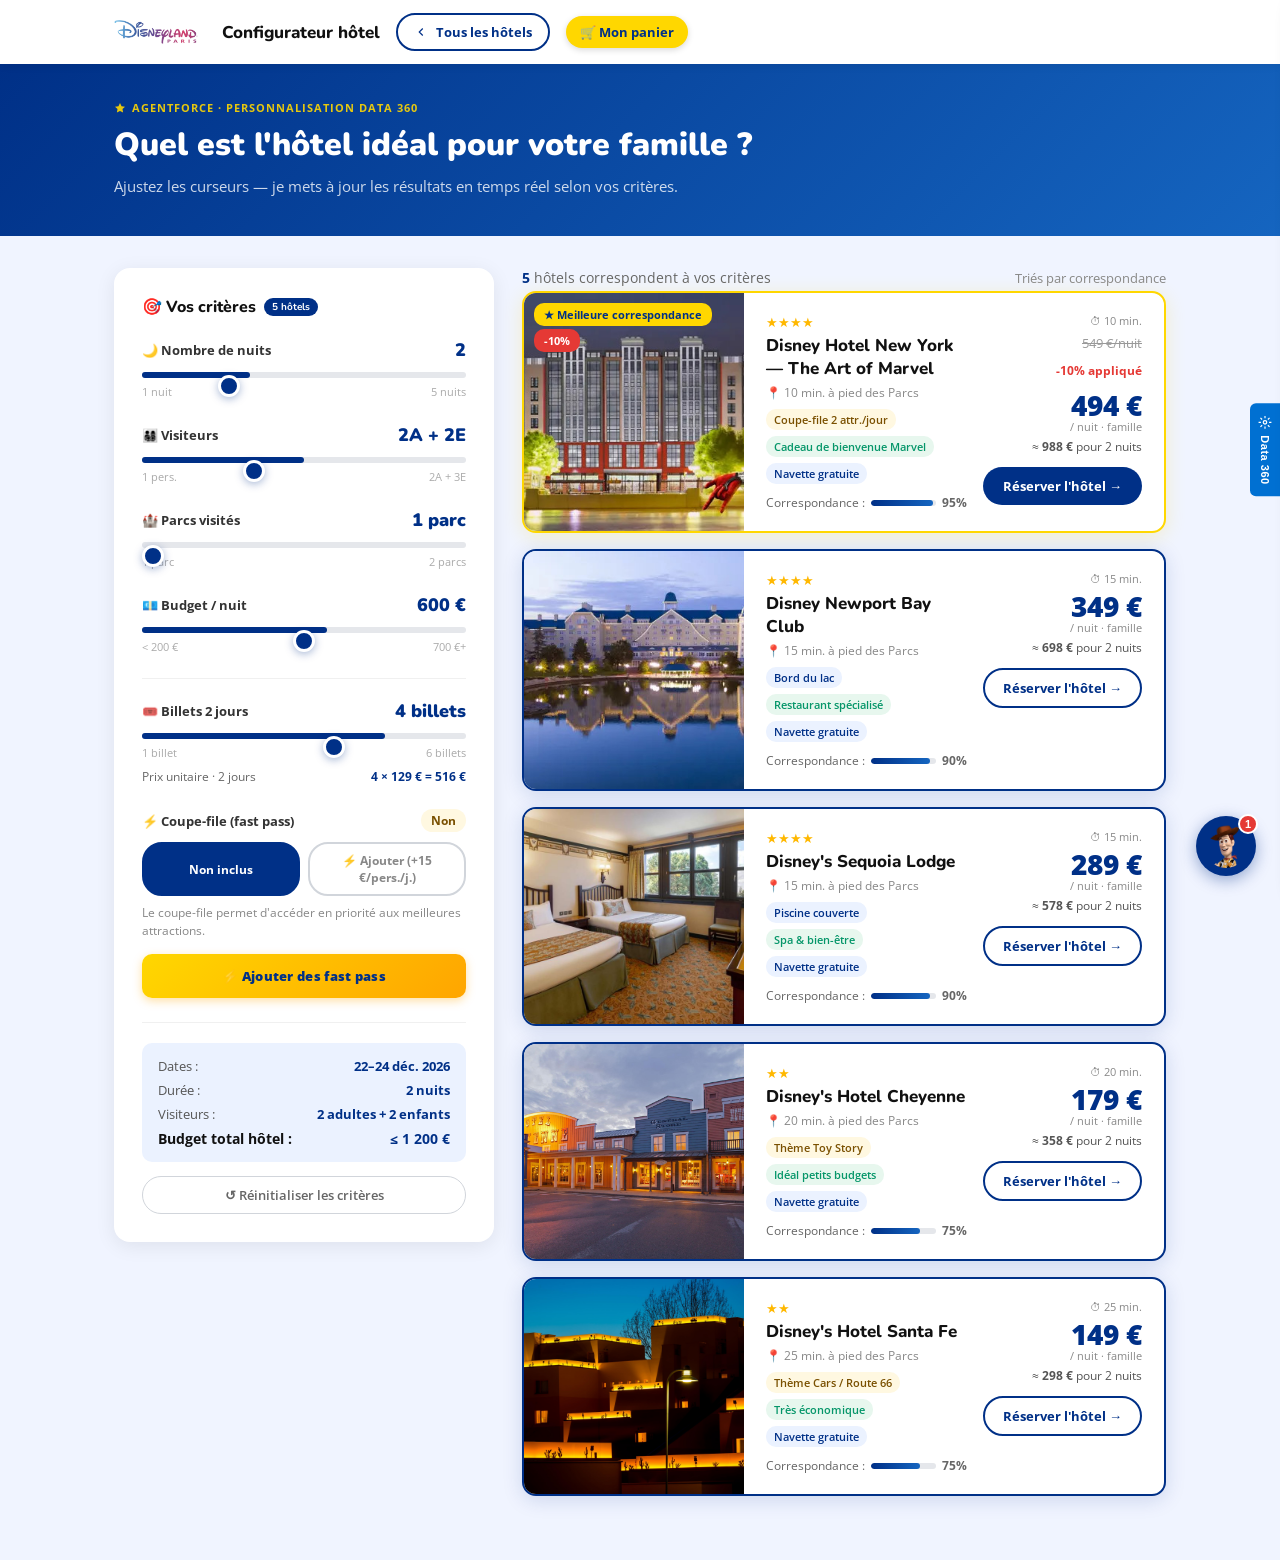
<file: configure.html>
<!DOCTYPE html>
<html lang="fr">
<head>
  <meta charset="UTF-8">
  <meta name="viewport" content="width=device-width, initial-scale=1.0">
  <meta http-equiv="Cache-Control" content="no-cache, no-store, must-revalidate">
  <meta http-equiv="Pragma" content="no-cache">
  <meta http-equiv="Expires" content="0">
  <title>Trouvez votre hôtel idéal — Disneyland Paris</title>
  <link rel="stylesheet" href="styles.css">
  <link href="https://fonts.googleapis.com/css2?family=Nunito:wght@400;600;700;800;900&family=Open+Sans:wght@400;600;700&display=swap" rel="stylesheet">
  <style>
    *, *::before, *::after { box-sizing: border-box; margin: 0; padding: 0; }
    body { font-family: 'Open Sans', Arial, sans-serif; color: #222; background: #f0f4ff; }
    img { display: block; }
    a { text-decoration: none; color: inherit; }
    .container { max-width: 1100px; margin: 0 auto; padding: 0 24px; }

    /* HEADER */
    .cfg-header { background: #fff; box-shadow: 0 2px 8px rgba(0,0,0,0.07); padding: 0; position: sticky; top: 0; z-index: 200; }
    .cfg-header__inner { display: flex; align-items: center; height: 64px; gap: 16px; }
    .cfg-header__logo { display: flex; align-items: center; }
    .cfg-header__logo img { height: 44px; width: auto; }
    .cfg-header__back { display: flex; align-items: center; gap: 8px; color: #003087; font-size: 13px; font-weight: 700; padding: 8px 16px; border: 2px solid #003087; border-radius: 20px; transition: all .2s; }
    .cfg-header__back:hover { background: #003087; color: #fff; }
    .cfg-header__title { font-family: 'Nunito', sans-serif; font-size: 17px; font-weight: 800; color: #111; margin-left: 8px; }
    .cfg-header__perso { display: flex; align-items: center; gap: 6px; margin-left: auto; background: rgba(0,48,135,0.07); border: 1px solid rgba(0,48,135,0.2); border-radius: 20px; padding: 6px 14px; font-size: 12px; font-weight: 700; color: #003087; }

    /* HERO STRIP */
    .cfg-hero { background: linear-gradient(135deg, #003087 0%, #1565C0 100%); padding: 36px 0 40px; }
    .cfg-hero__eyebrow { font-size: 11px; font-weight: 700; color: rgba(255,215,0,0.9); text-transform: uppercase; letter-spacing: 1px; margin-bottom: 8px; display: flex; align-items: center; gap: 6px; }
    .cfg-hero__title { font-family: 'Nunito', sans-serif; font-size: clamp(22px, 3vw, 32px); font-weight: 900; color: #fff; margin-bottom: 10px; }
    .cfg-hero__sub { font-size: 15px; color: rgba(255,255,255,0.8); }

    /* LAYOUT */
    .cfg-layout { display: grid; grid-template-columns: 380px 1fr; gap: 28px; padding: 32px 0 64px; align-items: start; }

    /* SLIDERS PANEL */
    .cfg-panel { background: #fff; border-radius: 16px; box-shadow: 0 4px 20px rgba(0,0,0,0.08); padding: 28px; position: sticky; top: 80px; }
    .cfg-panel__title { font-family: 'Nunito', sans-serif; font-size: 16px; font-weight: 800; color: #111; margin-bottom: 20px; display: flex; align-items: center; gap: 8px; }
    .cfg-panel__badge { background: #003087; color: #fff; font-size: 10px; font-weight: 700; padding: 2px 8px; border-radius: 10px; }

    .slider-group { margin-bottom: 24px; }
    .slider-label { display: flex; justify-content: space-between; align-items: center; margin-bottom: 10px; }
    .slider-label__name { font-size: 13px; font-weight: 700; color: #333; display: flex; align-items: center; gap: 6px; }
    .slider-label__val { font-family: 'Nunito', sans-serif; font-size: 18px; font-weight: 900; color: #003087; min-width: 60px; text-align: right; }
    .slider-track { position: relative; height: 6px; background: #e5e7eb; border-radius: 6px; cursor: pointer; }
    .slider-track input[type=range] {
      width: 100%; height: 6px; appearance: none; background: transparent; outline: none; cursor: pointer; position: relative; z-index: 2;
    }
    .slider-track input[type=range]::-webkit-slider-thumb {
      appearance: none; width: 22px; height: 22px; border-radius: 50%; background: #003087; border: 3px solid #fff; box-shadow: 0 2px 8px rgba(0,48,135,0.35); cursor: pointer; transition: transform .15s;
    }
    .slider-track input[type=range]::-webkit-slider-thumb:hover { transform: scale(1.15); }
    .slider-track input[type=range]::-webkit-slider-runnable-track { background: transparent; }
    .slider-fill { position: absolute; left: 0; top: 0; height: 6px; background: #003087; border-radius: 6px; pointer-events: none; transition: width .1s; }

    .slider-hints { display: flex; justify-content: space-between; margin-top: 6px; }
    .slider-hints span { font-size: 11px; color: #aaa; }

    .cfg-divider { border: none; border-top: 1px solid #f0f0f0; margin: 20px 0; }

    .cfg-summary { background: #EBF2FF; border-radius: 10px; padding: 14px 16px; margin-top: 4px; }
    .cfg-summary__row { display: flex; justify-content: space-between; font-size: 13px; color: #555; margin-bottom: 6px; }
    .cfg-summary__row:last-child { margin-bottom: 0; font-weight: 700; color: #111; font-size: 14px; }
    .cfg-summary__row span:last-child { color: #003087; font-weight: 700; }

    .cfg-cta-reset { width: 100%; background: transparent; border: 1.5px solid #d1d5db; border-radius: 20px; padding: 9px; font-size: 13px; font-weight: 600; color: #666; cursor: pointer; margin-top: 14px; font-family: inherit; transition: all .2s; }
    .cfg-cta-reset:hover { border-color: #003087; color: #003087; }
    .fp-toggle { flex: 1; border: 2px solid #d1d5db; border-radius: 20px; padding: 8px 12px; font-size: 12px; font-weight: 700; cursor: pointer; background: transparent; color: #888; font-family: inherit; transition: all .2s; }
    .fp-toggle:hover { border-color: #003087; color: #003087; }
    .fp-toggle--active { background: #003087; color: #fff; border-color: #003087; }

    /* RESULTS */
    .cfg-results { display: flex; flex-direction: column; gap: 16px; }
    .cfg-results__header { display: flex; justify-content: space-between; align-items: center; margin-bottom: 4px; }
    .cfg-results__count { font-size: 14px; color: #666; }
    .cfg-results__count strong { color: #003087; }
    .cfg-results__sort { font-size: 13px; color: #888; }

    /* HOTEL RESULT CARD */
    .res-card { background: #fff; border-radius: 14px; overflow: hidden; box-shadow: 0 2px 12px rgba(0,0,0,0.07); border: 2px solid transparent; display: flex; transition: all .25s; }
    .res-card:hover { box-shadow: 0 6px 24px rgba(0,0,0,0.12); }
    .res-card--match { border-color: #003087; box-shadow: 0 4px 20px rgba(0,48,135,0.15); }
    .res-card--top { border-color: #FFD700; box-shadow: 0 4px 20px rgba(255,215,0,0.2); }
    .res-card__img { width: 220px; flex-shrink: 0; overflow: hidden; background: #e5e7eb; position: relative; }
    .res-card__img img { width: 100%; height: 100%; object-fit: cover; }
    .res-card__badge { position: absolute; top: 10px; left: 10px; font-size: 11px; font-weight: 700; padding: 4px 10px; border-radius: 10px; }
    .badge-top { background: #FFD700; color: #003087; }
    .badge-match { background: #003087; color: #fff; }
    .badge-promo { background: #e53935; color: #fff; }
    .res-card__body { flex: 1; padding: 20px 22px; display: flex; gap: 16px; align-items: flex-start; }
    .res-card__info { flex: 1; }
    .res-card__stars { color: #FFB800; font-size: 13px; margin-bottom: 3px; }
    .res-card__title { font-family: 'Nunito', sans-serif; font-size: 17px; font-weight: 800; color: #111; margin-bottom: 4px; }
    .res-card__loc { font-size: 12px; color: #888; margin-bottom: 8px; }
    .res-card__tags { display: flex; flex-wrap: wrap; gap: 6px; margin-bottom: 10px; }
    .res-tag { font-size: 11px; font-weight: 600; padding: 3px 8px; border-radius: 10px; }
    .res-tag--blue { background: #EBF2FF; color: #003087; }
    .res-tag--green { background: #e7f7ee; color: #059669; }
    .res-tag--orange { background: #FFF8E1; color: #7a5000; }
    .res-card__match-score { font-size: 12px; color: #666; display: flex; align-items: center; gap: 6px; margin-top: 4px; }
    .match-bar { flex: 1; height: 6px; background: #e5e7eb; border-radius: 6px; overflow: hidden; max-width: 120px; }
    .match-bar__fill { height: 100%; background: linear-gradient(90deg, #003087, #1565C0); border-radius: 6px; transition: width .5s ease; }
    .res-card__pricing { text-align: right; flex-shrink: 0; min-width: 130px; }
    .res-card__dist { font-size: 11px; color: #888; margin-bottom: 6px; }
    .res-card__price { font-size: 28px; font-weight: 900; color: #003087; line-height: 1; }
    .res-card__per { font-size: 11px; color: #888; margin-bottom: 4px; }
    .res-card__old { font-size: 13px; color: #999; text-decoration: line-through; margin-bottom: 10px; }
    .res-card__discount { font-size: 12px; font-weight: 700; color: #e53935; margin-bottom: 12px; }
    .btn-res { background: #003087; color: #fff; border: none; border-radius: 20px; padding: 10px 20px; font-size: 13px; font-weight: 700; cursor: pointer; font-family: inherit; transition: background .2s; display: inline-block; text-align: center; }
    .btn-res:hover { background: #00247a; }
    .btn-res-outline { background: transparent; color: #003087; border: 2px solid #003087; border-radius: 20px; padding: 9px 18px; font-size: 13px; font-weight: 700; cursor: pointer; font-family: inherit; transition: all .2s; display: inline-block; }
    .btn-res-outline:hover { background: #003087; color: #fff; }

    /* EMPTY STATE */
    .cfg-empty { text-align: center; padding: 60px 20px; background: #fff; border-radius: 14px; }
    .cfg-empty__icon { font-size: 48px; margin-bottom: 16px; }
    .cfg-empty__title { font-family: 'Nunito', sans-serif; font-size: 18px; font-weight: 800; color: #111; margin-bottom: 8px; }
    .cfg-empty__text { font-size: 14px; color: #777; }

    /* DC PANEL */
    .dc-panel { position: fixed; top: 0; right: -340px; width: 320px; height: 100vh; background: #0f172a; color: #e2e8f0; z-index: 1000; overflow-y: auto; transition: right .35s cubic-bezier(.4,0,.2,1); box-shadow: -4px 0 20px rgba(0,0,0,0.3); }
    .dc-panel.open { right: 0; }
    .dc-panel__header { background: #1e293b; padding: 16px; display: flex; align-items: center; justify-content: space-between; border-bottom: 1px solid #334155; position: sticky; top: 0; }
    .dc-panel__logo { display: flex; align-items: center; gap: 8px; }
    .dc-panel__logo-mark { width: 28px; height: 28px; background: linear-gradient(135deg, #0070D2, #1589EE); border-radius: 6px; display: flex; align-items: center; justify-content: center; color: #fff; font-size: 14px; font-weight: 900; }
    .dc-panel__logo-text { font-size: 13px; font-weight: 700; color: #94a3b8; }
    .dc-panel__logo-title { font-size: 11px; color: #64748b; }
    .dc-panel__close { background: none; border: none; color: #64748b; cursor: pointer; font-size: 18px; padding: 4px; }
    .dc-body { padding: 16px; }
    .dc-status { display: flex; align-items: center; gap: 8px; background: #1e293b; border-radius: 6px; padding: 10px 14px; margin-bottom: 16px; }
    .dc-status__dot { width: 8px; height: 8px; border-radius: 50%; background: #10b981; box-shadow: 0 0 6px #10b981; animation: pulse-dot 1.5s infinite; flex-shrink: 0; }
    .dc-status__label { font-size: 13px; font-weight: 600; color: #e2e8f0; }
    @keyframes pulse-dot { 0%,100% { opacity: 1; } 50% { opacity: .5; } }
    .dc-section { margin-bottom: 20px; }
    .dc-section-title { font-size: 10px; font-weight: 700; color: #64748b; text-transform: uppercase; letter-spacing: 1px; margin-bottom: 10px; }
    .dc-field { display: flex; justify-content: space-between; align-items: center; padding: 8px 0; border-bottom: 1px solid #1e293b; gap: 8px; }
    .dc-field:last-child { border-bottom: none; }
    .dc-field__key { font-size: 12px; color: #94a3b8; }
    .dc-field__val { font-size: 12px; font-weight: 600; color: #e2e8f0; text-align: right; }
    .dc-badge { display: inline-block; font-size: 11px; font-weight: 700; padding: 3px 8px; border-radius: 10px; }
    .dc-badge--blue { background: rgba(59,130,246,0.2); color: #93c5fd; }
    .dc-badge--green { background: rgba(16,185,129,0.2); color: #6ee7b7; }
    .dc-badge--orange { background: rgba(245,158,11,0.2); color: #fcd34d; }
    .dc-signal-list { display: flex; flex-direction: column; gap: 6px; }
    .dc-signal { font-size: 11px; padding: 6px 10px; background: #1e293b; border-radius: 4px; color: #94a3b8; border-left: 3px solid #3b82f6; }
    .dc-toggle { position: fixed; top: 50%; right: 0; transform: translateY(-50%); background: #0070D2; color: #fff; border: none; border-radius: 6px 0 0 6px; padding: 12px 8px; cursor: pointer; z-index: 999; writing-mode: vertical-rl; font-size: 11px; font-weight: 700; letter-spacing: 0.5px; display: flex; align-items: center; gap: 6px; }
    .dc-toggle:hover { background: #005fb2; }

    /* CHAT WIDGET */
    .chat-widget { position: fixed; bottom: 24px; right: 24px; z-index: 998; }
    .chat-trigger { width: 60px; height: 60px; border-radius: 50%; background: #003087; border: none; cursor: pointer; display: flex; align-items: center; justify-content: center; box-shadow: 0 4px 16px rgba(0,48,135,0.4); transition: transform .2s; position: relative; }
    .chat-trigger:hover { transform: scale(1.08); }
    .chat-badge { position: absolute; top: -2px; right: -2px; background: #e53935; color: #fff; width: 20px; height: 20px; border-radius: 50%; font-size: 11px; font-weight: 900; display: flex; align-items: center; justify-content: center; border: 2px solid #fff; }
    .chat-window { position: absolute; bottom: 72px; right: 0; width: 360px; background: #fff; border-radius: 16px; box-shadow: 0 8px 32px rgba(0,0,0,0.18); overflow: hidden; display: none; }
    .chat-window.open { display: flex; flex-direction: column; }
    .chat-header { background: #003087; padding: 14px 16px; display: flex; align-items: center; gap: 10px; }
    .chat-header__avatar { width: 36px; height: 36px; background: rgba(255,255,255,0.15); border-radius: 50%; overflow: hidden; flex-shrink: 0; }
    .chat-header__name { font-size: 14px; font-weight: 700; color: #fff; }
    .chat-header__status { font-size: 11px; color: rgba(255,255,255,0.7); display: flex; align-items: center; gap: 4px; }
    .chat-header__status::before { content: ''; display: inline-block; width: 7px; height: 7px; background: #4ade80; border-radius: 50%; }
    .chat-header__close { margin-left: auto; background: none; border: none; color: rgba(255,255,255,0.7); cursor: pointer; font-size: 18px; }
    .chat-messages { padding: 16px; flex: 1; overflow-y: auto; max-height: 340px; display: flex; flex-direction: column; gap: 12px; background: #f9fafb; }
    .chat-msg { max-width: 88%; }
    .chat-msg--bot { align-self: flex-start; }
    .chat-msg--user { align-self: flex-end; }
    .chat-msg__bubble { padding: 10px 14px; border-radius: 12px; font-size: 14px; line-height: 1.5; }
    .chat-msg--bot .chat-msg__bubble { background: #fff; color: #222; border: 1px solid #e5e7eb; border-bottom-left-radius: 2px; }
    .chat-msg--user .chat-msg__bubble { background: #003087; color: #fff; border-bottom-right-radius: 2px; }
    .chat-followup { display: flex; flex-wrap: wrap; gap: 6px; margin-top: 4px; }
    .chat-followup__btn { border: 1.5px solid #003087; border-radius: 16px; background: transparent; color: #003087; font-size: 12px; font-weight: 600; padding: 5px 12px; cursor: pointer; transition: all .2s; font-family: inherit; }
    .chat-followup__btn:hover { background: #003087; color: #fff; }
    .chat-input-area { display: flex; border-top: 1px solid #e5e7eb; }
    .chat-input { flex: 1; border: none; padding: 12px 14px; font-size: 14px; font-family: inherit; outline: none; }
    .chat-send { background: #003087; border: none; color: #fff; padding: 12px 16px; cursor: pointer; }
    .chat-send:hover { background: #00247a; }
    .chat-disclaimer { font-size: 11px; color: #9ca3af; text-align: center; padding: 8px; border-top: 1px solid #f3f4f6; }
    .chat-typing span { display: inline-block; width: 6px; height: 6px; background: #9ca3af; border-radius: 50%; animation: bounce 1.2s infinite; margin: 0 2px; }
    .chat-typing span:nth-child(2) { animation-delay: .2s; }
    .chat-typing span:nth-child(3) { animation-delay: .4s; }
    @keyframes bounce { 0%,80%,100% { transform: translateY(0); } 40% { transform: translateY(-6px); } }

    @media (max-width: 900px) {
      .cfg-layout { grid-template-columns: 1fr; }
      .cfg-panel { position: static; }
      .res-card { flex-direction: column; }
      .res-card__img { width: 100%; height: 180px; }
    }
  </style>
  <script src="https://cdn.c360a.salesforce.com/beacon/c360a/55fb9343-9ac0-4e74-9291-be646b1a2bb1/scripts/c360a.min.js"></script>
</head>
<body>

<!-- DC PANEL -->
<div id="dc-panel" class="dc-panel">
  <div class="dc-panel__header">
    <div class="dc-panel__logo">
      <div class="dc-panel__logo-mark">SF</div>
      <div>
        <div class="dc-panel__logo-text">Agentforce Marketing</div>
        <div class="dc-panel__logo-title">Data 360 — Configurateur</div>
      </div>
    </div>
    <button class="dc-panel__close" onclick="toggleDCPanel()">✕</button>
  </div>
  <div class="dc-body">
    <div class="dc-status">
      <div class="dc-status__dot"></div>
      <span class="dc-status__label" id="dc-status-label">Profil identifié — Sophie</span>
    </div>
    <div class="dc-section">
      <div class="dc-section-title">Session configurateur</div>
      <div class="dc-field">
        <span class="dc-field__key">Page</span>
        <span class="dc-field__val">Configurateur hôtel</span>
      </div>
      <div class="dc-field">
        <span class="dc-field__key">Critères ajustés</span>
        <span class="dc-field__val" id="dc-adjustments">0</span>
      </div>
      <div class="dc-field">
        <span class="dc-field__key">Hôtel préféré</span>
        <span class="dc-field__val" id="dc-top-hotel">—</span>
      </div>
    </div>
    <div class="dc-section">
      <div class="dc-section-title">Signaux temps réel</div>
      <div class="dc-signal-list" id="dc-signal-list">
        <div class="dc-signal">Arrivée depuis Agent Woody · configurateur</div>
      </div>
    </div>
  </div>
</div>
<button class="dc-toggle" onclick="toggleDCPanel()">
  <svg width="14" height="14" viewBox="0 0 24 24" fill="none" stroke="currentColor" stroke-width="2"><circle cx="12" cy="12" r="3"/><path d="M12 1v4M12 19v4M4.22 4.22l2.83 2.83M16.95 16.95l2.83 2.83M1 12h4M19 12h4M4.22 19.78l2.83-2.83M16.95 7.05l2.83-2.83"/></svg>
  Data 360
</button>

<!-- HEADER -->
<header class="cfg-header">
  <div class="container">
    <div class="cfg-header__inner">
      <a href="index.html" class="cfg-header__logo"><img src="assets/logo.jpg" alt="Disneyland Paris"></a>
      <span class="cfg-header__title">Configurateur hôtel</span>
      <a href="hotels.html" class="cfg-header__back">
        <svg width="14" height="14" viewBox="0 0 24 24" fill="none" stroke="currentColor" stroke-width="2"><polyline points="15 18 9 12 15 6"/></svg>
        Tous les hôtels
      </a>
      <div class="cfg-header__perso" id="perso-pill" style="display:none;">
        <svg width="12" height="12" viewBox="0 0 24 24" fill="currentColor"><path d="M12 2l3.09 6.26L22 9.27l-5 4.87 1.18 6.88L12 17.77l-6.18 3.25L7 14.14 2 9.27l6.91-1.01L12 2z"/></svg>
        <span id="perso-name">Personnalisé pour vous</span>
      </div>
      <a href="cart.html" style="display:inline-flex;align-items:center;gap:6px;background:#FFD700;color:#003087;font-size:13px;font-weight:700;padding:7px 14px;border-radius:20px;text-decoration:none;box-shadow:0 2px 6px rgba(0,0,0,0.15);flex-shrink:0;">🛒 Mon panier</a>
    </div>
  </div>
</header>

<!-- HERO -->
<div class="cfg-hero">
  <div class="container">
    <p class="cfg-hero__eyebrow">
      <svg width="12" height="12" viewBox="0 0 24 24" fill="currentColor"><path d="M12 2l3.09 6.26L22 9.27l-5 4.87 1.18 6.88L12 17.77l-6.18 3.25L7 14.14 2 9.27l6.91-1.01L12 2z"/></svg>
      Agentforce · Personnalisation Data 360
    </p>
    <h1 class="cfg-hero__title">Quel est l'hôtel idéal pour votre famille&nbsp;?</h1>
    <p class="cfg-hero__sub">Ajustez les curseurs — je mets à jour les résultats en temps réel selon vos critères.</p>
  </div>
</div>

<!-- MAIN LAYOUT -->
<div class="container">
  <div class="cfg-layout">

    <!-- PANEL SLIDERS -->
    <div class="cfg-panel">
      <div class="cfg-panel__title">
        🎯 Vos critères
        <span class="cfg-panel__badge" id="badge-results">6 hôtels</span>
      </div>

      <!-- Nuits -->
      <div class="slider-group">
        <div class="slider-label">
          <span class="slider-label__name">🌙 Nombre de nuits</span>
          <span class="slider-label__val" id="val-nuits">2</span>
        </div>
        <div class="slider-track">
          <div class="slider-fill" id="fill-nuits" style="width:33.3%"></div>
          <input type="range" id="slider-nuits" min="1" max="5" value="2" oninput="updateSlider('nuits', this.value)">
        </div>
        <div class="slider-hints"><span>1 nuit</span><span>5 nuits</span></div>
      </div>

      <!-- Visiteurs -->
      <div class="slider-group">
        <div class="slider-label">
          <span class="slider-label__name">👨‍👩‍👧‍👦 Visiteurs</span>
          <span class="slider-label__val" id="val-visiteurs">2A + 2E</span>
        </div>
        <div class="slider-track">
          <div class="slider-fill" id="fill-visiteurs" style="width:50%"></div>
          <input type="range" id="slider-visiteurs" min="1" max="4" value="2" oninput="updateSlider('visiteurs', this.value)">
        </div>
        <div class="slider-hints"><span>1 pers.</span><span>2A + 3E</span></div>
      </div>

      <!-- Parcs -->
      <div class="slider-group">
        <div class="slider-label">
          <span class="slider-label__name">🏰 Parcs visités</span>
          <span class="slider-label__val" id="val-parcs">1 parc</span>
        </div>
        <div class="slider-track">
          <div class="slider-fill" id="fill-parcs" style="width:0%"></div>
          <input type="range" id="slider-parcs" min="1" max="2" value="1" oninput="updateSlider('parcs', this.value)">
        </div>
        <div class="slider-hints"><span>1 parc</span><span>2 parcs</span></div>
      </div>

      <!-- Budget -->
      <div class="slider-group">
        <div class="slider-label">
          <span class="slider-label__name">💶 Budget / nuit</span>
          <span class="slider-label__val" id="val-budget">600 €</span>
        </div>
        <div class="slider-track">
          <div class="slider-fill" id="fill-budget" style="width:57%"></div>
          <input type="range" id="slider-budget" min="1" max="7" value="4" oninput="updateSlider('budget', this.value)">
        </div>
        <div class="slider-hints"><span>&lt; 200 €</span><span>700 €+</span></div>
      </div>

      <hr class="cfg-divider">

      <!-- Billets 2J -->
      <div class="slider-group" id="tickets-group">
        <div class="slider-label">
          <span class="slider-label__name">🎟️ Billets 2 jours</span>
          <span class="slider-label__val" id="val-tickets">4 billets</span>
        </div>
        <div class="slider-track">
          <div class="slider-fill" id="fill-tickets" style="width:75%"></div>
          <input type="range" id="slider-tickets" min="1" max="6" value="4" oninput="updateSlider('tickets', this.value)">
        </div>
        <div class="slider-hints"><span>1 billet</span><span>6 billets</span></div>
        <div style="margin-top:8px;font-size:12px;color:#666;display:flex;justify-content:space-between;">
          <span>Prix unitaire · 2 jours</span>
          <span style="font-weight:700;color:#003087;" id="tickets-price-total">4 × 129 € = <strong>516 €</strong></span>
        </div>
      </div>

      <!-- Fast Pass -->
      <div class="slider-group" id="fastpass-group">
        <div class="slider-label">
          <span class="slider-label__name">⚡ Coupe-file (fast pass)</span>
          <span style="font-size:12px;font-weight:700;padding:3px 10px;border-radius:12px;background:#FFF8E1;color:#7a5000;" id="val-fastpass">Non</span>
        </div>
        <div style="display:flex;gap:8px;margin-bottom:8px;">
          <button id="fp-off" class="fp-toggle fp-toggle--active" onclick="setFastPass(false)">Non inclus</button>
          <button id="fp-on" class="fp-toggle" onclick="setFastPass(true)">⚡ Ajouter (+15 €/pers./j.)</button>
        </div>
        <div style="font-size:12px;color:#888;line-height:1.5;" id="fp-desc">Le coupe-file permet d'accéder en priorité aux meilleures attractions.</div>
        <div style="display:none;margin-top:8px;font-size:12px;color:#666;justify-content:space-between;" id="fp-price-row">
          <span>⚡ Fast pass inclus</span>
          <span style="font-weight:700;color:#e53935;" id="fp-price-total"></span>
        </div>
        <button id="fp-cta-btn" onclick="setFastPass(true)" style="display:block;width:100%;margin-top:14px;padding:13px;background:linear-gradient(135deg,#FFD700,#FFA500);color:#003087;border:none;border-radius:10px;font-size:13px;font-weight:900;cursor:pointer;font-family:inherit;letter-spacing:0.3px;box-shadow:0 3px 10px rgba(255,165,0,0.35);">⚡ Ajouter des fast pass</button>
      </div>

      <hr class="cfg-divider">

      <!-- Summary -->
      <div class="cfg-summary" id="cfg-summary">
        <div class="cfg-summary__row">
          <span>Dates :</span>
          <span>22–24 déc. 2026</span>
        </div>
        <div class="cfg-summary__row">
          <span>Durée :</span>
          <span id="sum-nuits">2 nuits</span>
        </div>
        <div class="cfg-summary__row">
          <span>Visiteurs :</span>
          <span id="sum-visiteurs">2 adultes + 2 enfants</span>
        </div>
        <div class="cfg-summary__row">
          <span>Budget total hôtel :</span>
          <span id="sum-budget">≤ 1 200 €</span>
        </div>
      </div>

      <button class="cfg-cta-reset" onclick="resetSliders()">↺ Réinitialiser les critères</button>
    </div>

    <!-- RESULTS -->
    <div>
      <div class="cfg-results__header">
        <p class="cfg-results__count" id="results-count"><strong>6</strong> hôtels correspondent à vos critères</p>
        <p class="cfg-results__sort">Triés par correspondance</p>
      </div>
      <div class="cfg-results" id="results-list">
        <!-- Populated by JS -->
      </div>
    </div>

  </div>
</div>

<!-- CHAT WIDGET -->
<div class="chat-widget" id="chat-widget">
  <div class="chat-window" id="chat-window">
    <div class="chat-header">
      <div class="chat-header__avatar"><img src="assets/woody.png" style="width:36px;height:36px;border-radius:50%;object-fit:cover;" alt="Woody"></div>
      <div>
        <div class="chat-header__name">Woody</div>
        <div class="chat-header__status">Agent Disney · En ligne</div>
      </div>
      <button class="chat-header__close" onclick="toggleChat()">✕</button>
    </div>
    <div class="chat-messages" id="chat-messages"></div>
    <div class="chat-input-area">
      <input type="text" class="chat-input" id="chat-input" placeholder="Posez votre question…" onkeydown="if(event.key==='Enter')sendChatMessage()">
      <button class="chat-send" onclick="sendChatMessage()">
        <svg width="16" height="16" viewBox="0 0 24 24" fill="none" stroke="currentColor" stroke-width="2"><line x1="22" y1="2" x2="11" y2="13"/><polygon points="22 2 15 22 11 13 2 9 22 2"/></svg>
      </button>
    </div>
    <div class="chat-disclaimer">Propulsé par Agentforce · Disneyland Paris</div>
  </div>
  <button class="chat-trigger" id="chat-trigger" onclick="toggleChat()">
    <img src="assets/woody.png" style="width:44px;height:44px;border-radius:50%;object-fit:cover;" alt="Woody">
    <span class="chat-badge">1</span>
  </button>
</div>

<script>
/* v20261103 — force cache bust */
if (window.__cfg_version !== '20261103') {
  window.__cfg_version = '20261103';
  if (performance.navigation && performance.navigation.type !== 1) {
    const url = new URL(window.location.href);
    if (!url.searchParams.get('v')) {
      url.searchParams.set('v', '20261103');
      window.location.replace(url.toString());
    }
  }
}
/* ===== HOTELS DATA ===== */
const HOTELS = [
  {
    id: 'disneyland-hotel',
    name: 'Disneyland Hotel',
    stars: 5,
    starsLabel: '★★★★★',
    distMin: 0,
    distLabel: 'À l\'entrée du Parc',
    priceBase: 699,
    img: 'assets/hotel-castle.png',
    imgFallback: 'https://images.unsplash.com/photo-1784411641863-d163d776ed55?w=400&q=80',
    tags: ['Accès anticipé Parcs', 'Coupe-file incluse', 'Petit-déjeuner Disney'],
    tagClasses: ['green', 'orange', 'blue'],
    description: 'L\'hôtel le plus emblématique, à l\'entrée même du Parc Disneyland.',
    maxVisiteurs: 4,
    parcsIncl: 2,
  },
  {
    id: 'marvel',
    name: 'Disney Hotel New York — The Art of Marvel',
    stars: 4,
    starsLabel: '★★★★',
    distMin: 10,
    distLabel: '10 min. à pied des Parcs',
    priceBase: 549,
    img: 'assets/hotel-marvel.jpg',
    imgFallback: 'https://images.unsplash.com/photo-1618773928121-c32242e63f39?w=400&q=80',
    tags: ['Coupe-file 2 attr./jour', 'Cadeau de bienvenue Marvel', 'Navette gratuite'],
    tagClasses: ['orange', 'green', 'blue'],
    description: 'Vivez comme un Super Héros. Plus de 350 œuvres Marvel originales.',
    maxVisiteurs: 4,
    parcsIncl: 2,
    promo: '-10%',
  },
  {
    id: 'newport',
    name: 'Disney Newport Bay Club',
    stars: 4,
    starsLabel: '★★★★',
    distMin: 15,
    distLabel: '15 min. à pied des Parcs',
    priceBase: 349,
    img: 'assets/hotel-newport.jpg',
    imgFallback: 'https://images.unsplash.com/photo-1766250827210-fe7707779637?w=400&q=80',
    tags: ['Bord du lac', 'Restaurant spécialisé', 'Navette gratuite'],
    tagClasses: ['blue', 'green', 'blue'],
    description: 'Ambiance maritime élégante au bord du lac Disney.',
    maxVisiteurs: 5,
    parcsIncl: 1,
  },
  {
    id: 'sequoia',
    name: 'Disney\'s Sequoia Lodge',
    stars: 4,
    starsLabel: '★★★★',
    distMin: 15,
    distLabel: '15 min. à pied des Parcs',
    priceBase: 289,
    img: 'assets/hotel-sequoia.jpg',
    imgFallback: 'https://images.unsplash.com/photo-1414235077428-338989a2e8c0?w=400&q=80',
    tags: ['Piscine couverte', 'Spa & bien-être', 'Navette gratuite'],
    tagClasses: ['blue', 'green', 'blue'],
    description: 'Lodge boisé, ambiance chaleureuse. Idéal pour les familles.',
    maxVisiteurs: 4,
    parcsIncl: 1,
  },
  {
    id: 'cheyenne',
    name: 'Disney\'s Hotel Cheyenne',
    stars: 2,
    starsLabel: '★★',
    distMin: 20,
    distLabel: '20 min. à pied des Parcs',
    priceBase: 179,
    img: 'assets/hotel-cheyenne.jpg',
    imgFallback: 'https://images.unsplash.com/photo-1564501049412-61c2a3083791?w=400&q=80',
    tags: ['Thème Toy Story', 'Idéal petits budgets', 'Navette gratuite'],
    tagClasses: ['orange', 'green', 'blue'],
    description: 'L\'esprit Far West et l\'univers de Woody & Buzz. Rapport qualité-prix imbattable.',
    maxVisiteurs: 4,
    parcsIncl: 1,
  },
  {
    id: 'santa-fe',
    name: 'Disney\'s Hotel Santa Fe',
    stars: 2,
    starsLabel: '★★',
    distMin: 25,
    distLabel: '25 min. à pied des Parcs',
    priceBase: 149,
    img: 'assets/hotel-santa-fe.jpg',
    imgFallback: 'https://images.unsplash.com/photo-1445019980597-93fa8acb246c?w=400&q=80',
    tags: ['Thème Cars / Route 66', 'Très économique', 'Navette gratuite'],
    tagClasses: ['orange', 'green', 'blue'],
    description: 'Univers Cars & Route 66. Le choix malin pour les familles à petit budget.',
    maxVisiteurs: 4,
    parcsIncl: 1,
  },
];

/* ===== STATE ===== */
const cfg = { nuits: 2, visiteurs: 2, parcs: 1, budget: 4 };
const BUDGET_MAP = { 1: 200, 2: 300, 3: 400, 4: 600, 5: 700, 6: 800, 7: 9999 };
const BUDGET_LABEL = { 1: '200 €', 2: '300 €', 3: '400 €', 4: '600 €', 5: '700 €', 6: '800 €', 7: '700+ €' };
const VISITEURS_MAP = { 1: { label: '1 adulte', adults: 1, children: 0, total: 1 }, 2: { label: '2A + 2E', adults: 2, children: 2, total: 4 }, 3: { label: '2A + 3E', adults: 2, children: 3, total: 5 }, 4: { label: '2A + 3E', adults: 2, children: 3, total: 5 } };
let adjustmentCount = 0;
let dcOpen = false;
let fastPassEnabled = false;

/* ===== FAST PASS TOGGLE ===== */
function setFastPass(enabled) {
  fastPassEnabled = enabled;
  document.getElementById('fp-off').classList.toggle('fp-toggle--active', !enabled);
  document.getElementById('fp-on').classList.toggle('fp-toggle--active', enabled);
  document.getElementById('val-fastpass').textContent = enabled ? 'Oui ⚡' : 'Non';
  document.getElementById('val-fastpass').style.color = enabled ? '#e53935' : '#888';
  const nuits = cfg.nuits || 2;
  const ticketsCount = cfg.tickets || 4;
  const fpRow = document.getElementById('fp-price-row');
  fpRow.style.display = enabled ? 'flex' : 'none';
  const fpCta = document.getElementById('fp-cta-btn');
  if (fpCta) fpCta.style.display = enabled ? 'none' : 'block';
  if (enabled) {
    const fpTotal = ticketsCount * nuits * 15;
    document.getElementById('fp-price-total').textContent = ticketsCount + ' pers. × ' + nuits + 'j. × 15 € = ' + fpTotal + ' €';
  }
  updateTicketsTotal();
}

/* ===== TICKETS TOTAL ===== */
function updateTicketsTotal() {
  const tickets = cfg.tickets || 4;
  const nuits = cfg.nuits || 2;
  const ticketPrice = 129;
  const ticketTotal = tickets * ticketPrice;
  document.getElementById('val-tickets').textContent = tickets + ' billet' + (tickets > 1 ? 's' : '');
  document.getElementById('tickets-price-total').innerHTML = tickets + ' × ' + ticketPrice + ' € = <strong>' + ticketTotal + ' €</strong>';
  if (fastPassEnabled) {
    const fpTotal = tickets * nuits * 15;
    document.getElementById('fp-price-total').textContent = tickets + ' pers. × ' + nuits + 'j. × 15 € = ' + fpTotal + ' €';
  }
}

/* ===== SLIDER UPDATE ===== */
function updateSlider(key, rawVal) {
  const val = parseInt(rawVal);
  cfg[key] = val;
  adjustmentCount++;

  // Update fill bar
  const input = document.getElementById('slider-' + key);
  const fill = document.getElementById('fill-' + key);
  if (input) {
    const min = parseInt(input.min), max = parseInt(input.max);
    const pct = ((val - min) / (max - min)) * 100;
    if (fill) fill.style.width = pct + '%';
  }

  // Update displayed value
  if (key === 'nuits') document.getElementById('val-nuits').textContent = val;
  if (key === 'visiteurs') document.getElementById('val-visiteurs').textContent = VISITEURS_MAP[val].label;
  if (key === 'parcs') document.getElementById('val-parcs').textContent = val + (val === 1 ? ' parc' : ' parcs');
  if (key === 'budget') document.getElementById('val-budget').textContent = BUDGET_LABEL[val];
  if (key === 'tickets') updateTicketsTotal();

  // Summary
  document.getElementById('sum-nuits').textContent = val + ' nuit' + (val > 1 ? 's' : '');
  if (key === 'visiteurs') document.getElementById('sum-visiteurs').textContent = VISITEURS_MAP[val].adults + ' adultes + ' + VISITEURS_MAP[val].children + ' enfants';
  const budgetMax = BUDGET_MAP[cfg.budget];
  document.getElementById('sum-budget').textContent = '≤ ' + (budgetMax < 9999 ? (budgetMax * cfg.nuits) + ' €' : 'illimité');

  // Recalc fast pass if nuits changed
  if (key === 'nuits' && fastPassEnabled) setFastPass(true);

  renderResults();
  addDCSignal(key, val);
}

/* ===== RENDER RESULTS ===== */
function renderResults() {
  const budgetMax = BUDGET_MAP[cfg.budget];
  const visitorCount = VISITEURS_MAP[cfg.visiteurs]?.total || 4;

  const scored = HOTELS.map(h => {
    let score = 0;
    // Budget match
    if (h.priceBase <= budgetMax) score += 40;
    else if (h.priceBase <= budgetMax * 1.2) score += 20;
    // Capacity
    if (h.maxVisiteurs >= visitorCount) score += 20;
    // Distance (closer = better) — proximity to parcs
    if (h.distMin === 0) score += 20;
    else if (h.distMin <= 10) score += 15;
    else if (h.distMin <= 15) score += 10;
    else score += 5;
    // Stars vs budget expectation
    const budgetTier = cfg.budget;
    if (budgetTier <= 2 && h.stars <= 2) score += 10;
    if (budgetTier >= 4 && h.stars >= 4) score += 10;
    if (budgetTier >= 6 && h.stars === 5) score += 10;
    // Parcs
    if (h.parcsIncl >= cfg.parcs) score += 10;

    return { ...h, score, visible: h.priceBase <= budgetMax && h.maxVisiteurs >= visitorCount };
  }).sort((a, b) => b.score - a.score);

  const visible = scored.filter(h => h.visible);
  const count = visible.length;

  document.getElementById('badge-results').textContent = count + ' hôtel' + (count !== 1 ? 's' : '');
  document.getElementById('results-count').innerHTML = `<strong>${count}</strong> hôtel${count !== 1 ? 's' : ''} corresponde${count !== 1 ? 'nt' : ''} à vos critères`;

  const container = document.getElementById('results-list');
  if (count === 0) {
    container.innerHTML = `<div class="cfg-empty"><div class="cfg-empty__icon">🏰</div><div class="cfg-empty__title">Aucun hôtel pour ces critères</div><div class="cfg-empty__text">Essayez d'augmenter votre budget ou de réduire le nombre de visiteurs.</div></div>`;
    return;
  }

  container.innerHTML = '';
  visible.forEach((h, i) => {
    const isTop = i === 0;
    const displayPrice = h.promo ? Math.round(h.priceBase * 0.9) : h.priceBase;
    const totalEstim = displayPrice * cfg.nuits;

    const card = document.createElement('div');
    card.className = 'res-card' + (isTop ? ' res-card--top' : (h.score >= 60 ? ' res-card--match' : ''));
    card.innerHTML = `
      <div class="res-card__img">
        <img src="${h.img}" alt="${h.name}" onerror="this.src='${h.imgFallback}'">
        ${isTop ? '<div class="res-card__badge badge-top">★ Meilleure correspondance</div>' : ''}
        ${h.promo && !isTop ? `<div class="res-card__badge badge-promo">${h.promo}</div>` : ''}
        ${isTop && h.promo ? '<div class="res-card__badge badge-promo" style="top:36px;">' + h.promo + '</div>' : ''}
      </div>
      <div class="res-card__body">
        <div class="res-card__info">
          <div class="res-card__stars">${h.starsLabel}</div>
          <div class="res-card__title">${h.name}</div>
          <div class="res-card__loc">📍 ${h.distLabel}</div>
          <div class="res-card__tags">
            ${h.tags.map((t, ti) => `<span class="res-tag res-tag--${h.tagClasses[ti] || 'blue'}">${t}</span>`).join('')}
          </div>
          <div class="res-card__match-score">
            Correspondance :
            <div class="match-bar"><div class="match-bar__fill" style="width:${h.score}%"></div></div>
            <strong>${h.score}%</strong>
          </div>
        </div>
        <div class="res-card__pricing">
          <div class="res-card__dist">⏱ ${h.distMin === 0 ? 'Direct' : h.distMin + ' min.'}</div>
          ${h.promo ? `<div class="res-card__old">${h.priceBase} €/nuit</div><div class="res-card__discount">${h.promo} appliqué</div>` : ''}
          <div class="res-card__price">${displayPrice} €</div>
          <div class="res-card__per">/ nuit · famille</div>
          <div style="font-size:12px;color:#555;margin-bottom:12px;">≈ <strong>${totalEstim} €</strong> pour ${cfg.nuits} nuit${cfg.nuits > 1 ? 's' : ''}</div>
          <a href="${h.id === 'marvel' ? 'hotel-marvel.html' : 'hotels.html'}" class="${isTop ? 'btn-res' : 'btn-res-outline'}" style="display:block;">Réserver l'hôtel →</a>
        </div>
      </div>
    `;
    container.appendChild(card);
  });

  // Update DC top hotel
  if (visible[0]) {
    document.getElementById('dc-top-hotel').textContent = visible[0].name.split('—')[0].trim().replace(/Disney'?s?\s*/i, '').trim();
  }
}

/* ===== DC PANEL ===== */
function toggleDCPanel() {
  dcOpen = !dcOpen;
  document.getElementById('dc-panel').classList.toggle('open', dcOpen);
}

function addDCSignal(key, val) {
  document.getElementById('dc-adjustments').textContent = adjustmentCount;
  const list = document.getElementById('dc-signal-list');
  if (!list) return;
  const labels = { nuits: `Durée → ${val} nuit${val > 1 ? 's' : ''}`, visiteurs: `Visiteurs → ${VISITEURS_MAP[val]?.label}`, parcs: `Parcs → ${val}`, budget: `Budget → ${BUDGET_LABEL[val]}` };
  const sig = document.createElement('div');
  sig.className = 'dc-signal';
  sig.textContent = '⚡ ' + (labels[key] || key);
  list.insertBefore(sig, list.firstChild);
  while (list.children.length > 5) list.removeChild(list.lastChild);
}

/* ===== RESET ===== */
function resetSliders() {
  [['nuits', 2, 33.3], ['visiteurs', 2, 33.3], ['parcs', 1, 0], ['budget', 4, 57.1]].forEach(([k, v, pct]) => {
    document.getElementById('slider-' + k).value = v;
    const fill = document.getElementById('fill-' + k);
    if (fill) fill.style.width = pct + '%';
    cfg[k] = v;
  });
  document.getElementById('val-nuits').textContent = '2';
  document.getElementById('val-visiteurs').textContent = '2A + 2E';
  document.getElementById('val-parcs').textContent = '1 parc';
  document.getElementById('val-budget').textContent = '600 €';
  renderResults();
}

/* ===== CHAT ===== */
let chatOpened = false;
function toggleChat() {
  const win = document.getElementById('chat-window');
  if (!chatOpened) {
    chatOpened = true;
    document.querySelector('.chat-badge').style.display = 'none';
    initChat();
  }
  win.style.display = win.style.display === 'none' || !win.style.display ? 'flex' : 'none';
  win.style.flexDirection = 'column';
}

function initChat() {
  const msgs = document.getElementById('chat-messages');
  msgs.innerHTML = '';
  addMsg('bot', `🎯 Je vois que vous cherchez <strong>l\'hôtel le plus proche et le moins cher</strong> pour votre famille !<br><br>Jouez avec les curseurs — je mets tout à jour en temps réel. Avec <strong>1 nuit, 2 parcs et un budget autour de 500 €</strong>, regardez ce qui se passe avec le Marvel Hotel... 👀`);
  setTimeout(() => addFollowups(['Montrer le Marvel Hotel', 'Ajouter la coupe-file', 'Coupe-file attractions', 'Mettre au panier']), 400);
}

function addMsg(role, html) {
  const msgs = document.getElementById('chat-messages');
  const div = document.createElement('div');
  div.className = `chat-msg chat-msg--${role}`;
  div.innerHTML = role === 'bot'
    ? `<div class="chat-msg__bubble">${html}</div>`
    : `<div class="chat-msg__bubble">${html}</div>`;
  msgs.appendChild(div);
  msgs.scrollTop = msgs.scrollHeight;
}

function addFollowups(qs) {
  const msgs = document.getElementById('chat-messages');
  const div = document.createElement('div');
  div.className = 'chat-followup';
  qs.forEach(q => {
    const btn = document.createElement('button');
    btn.className = 'chat-followup__btn';
    btn.textContent = q;
    btn.onclick = () => {
      div.remove();
      addMsg('user', q);
      handleCfgChat(q);
    };
    div.appendChild(btn);
  });
  msgs.appendChild(div);
  msgs.scrollTop = msgs.scrollHeight;
}

function handleCfgChat(q) {
  setTimeout(() => {
    if (/piscine/i.test(q)) {
      addMsg('bot', `🏊 Bonne nouvelle ! Le <strong>Disney Hotel New York — The Art of Marvel</strong> dispose bien d'une piscine intérieure chauffée — idéale même en décembre.<br><br>Je vous emmène directement sur la page de l'hôtel pour voir les photos et disponibilités !`);
      setTimeout(function() {
        sessionStorage.setItem('woody_open', '1');
        sessionStorage.setItem('woody_msg', '🏊 Le Disney Hotel New York dispose d\'une belle piscine intérieure chauffée — parfaite même en décembre ! Voici toutes les infos et disponibilités.');
        window.location.href = 'hotel-marvel.html';
      }, 2000);
    } else if (/marvel|1 nuit|proche/i.test(q)) {
      // Set sliders to Marvel-optimal config
      document.getElementById('slider-nuits').value = 1;
      document.getElementById('slider-visiteurs').value = 2;
      document.getElementById('slider-parcs').value = 2;
      document.getElementById('slider-budget').value = 4;
      updateSlider('nuits', 1);
      updateSlider('visiteurs', 2);
      updateSlider('parcs', 2);
      updateSlider('budget', 4);
      addMsg('bot', `✅ Voilà ! Avec <strong>1 nuit · 2 parcs · budget 600 €</strong>, le <strong>Disney Hotel New York Marvel</strong> arrive en tête — <strong>494 €</strong> avec votre réduction -10%, cadeau de bienvenue inclus et coupe-file disponible.`);
      setTimeout(() => addFollowups(['Ajouter au panier', 'Voir le détail', 'Comparer 2 nuits']), 400);
    } else if (/panier|réserver|ajouter/i.test(q)) {
      addMsg('bot', `🛒 Parfait ! Je vous envoie vers le récapitulatif de réservation avec l'hôtel Marvel sélectionné...`);
      setTimeout(() => { window.location.href = 'cart.html'; }, 1500);
    } else if (/coupe.?fil\b/i.test(q) && !/attractions/i.test(q)) {
      addMsg('bot', `⚡ La coupe-file est <strong>disponible en option</strong> au Marvel Hotel — 2 attractions/jour par personne. Je vous l\'ajoute dans le panier ?`);
      setTimeout(() => addFollowups(['Oui, avec coupe-file', 'Non, sans coupe-file']), 400);
    } else if (/coupe.?fil.*attractions|attractions.*coupe.?fil/i.test(q)) {
      addMsg('bot', `⚡ Parfait ! Je vous emmène sur la page coupe-file — je reste avec vous pour en profiter au mieux !`);
      setTimeout(function() {
        sessionStorage.setItem('woody_open', '1');
        sessionStorage.setItem('woody_msg', '⚡ Profitez des coupe-files — vous gagnerez du temps et on vous propose une réduction exclusive ! Je reste avec vous.');
        window.location.href = 'coupe-file.html';
      }, 1000);
    } else if (/new york|hotel/i.test(q)) {
      addMsg('bot', `🏰 Je vous emmène directement sur la page du <strong>Disney Hotel New York — The Art of Marvel</strong> pour voir toutes les infos et disponibilités !`);
      setTimeout(function() {
        sessionStorage.setItem('woody_open', '1');
        sessionStorage.setItem('woody_msg', '🏰 Voici le Disney Hotel New York — The Art of Marvel ! Toutes les infos, photos et disponibilités pour votre séjour.');
        window.location.href = 'hotel-marvel.html';
      }, 1500);
    } else {
      addMsg('bot', `🤠 Utilisez les curseurs pour affiner vos critères — les résultats se mettent à jour instantanément. Besoin d\'aide ?`);
      setTimeout(() => addFollowups(['Marvel Hotel 1 nuit', 'Piscine hôtel NY ?', 'Coupe-file attractions', 'Aller au panier']), 400);
    }
  }, 700);
}

function sendChatMessage() {
  const input = document.getElementById('chat-input');
  if (!input.value.trim()) return;
  const text = input.value.trim();
  input.value = '';
  const fup = document.querySelector('.chat-followup');
  if (fup) fup.remove();
  addMsg('user', text);
  handleCfgChat(text);
}

/* ===== INIT ===== */
(function init() {
  // Restore Sophie profile if known
  const sophieKnown = sessionStorage.getItem('dlp_sophie_known') === '1';
  if (sophieKnown) {
    const pill = document.getElementById('perso-pill');
    const name = document.getElementById('perso-name');
    if (pill) pill.style.display = 'flex';
    if (name) name.textContent = 'Sélectionné pour Sophie';
    document.getElementById('dc-status-label').textContent = 'Profil identifié — Sophie Martin';
  }

  // Render initial results
  renderResults();

  // Auto-open Woody: immediately if navigated from chat, else after 2s
  if (sessionStorage.getItem('woody_open') === '1') {
    sessionStorage.removeItem('woody_open');
    const msg = sessionStorage.getItem('woody_msg') || '';
    sessionStorage.removeItem('woody_msg');
    setTimeout(function() {
      if (!chatOpened) {
        chatOpened = true;
        document.querySelector('.chat-badge').style.display = 'none';
        initChat();
      }
      const win = document.getElementById('chat-window');
      if (win) { win.style.display = 'flex'; win.style.flexDirection = 'column'; }
      if (msg) setTimeout(function() { addMsg('bot', msg); }, 600);
    }, 300);
  } else {
    setTimeout(() => { toggleChat(); }, 2000);
  }
})();
</script>
</body>
</html>
</file>
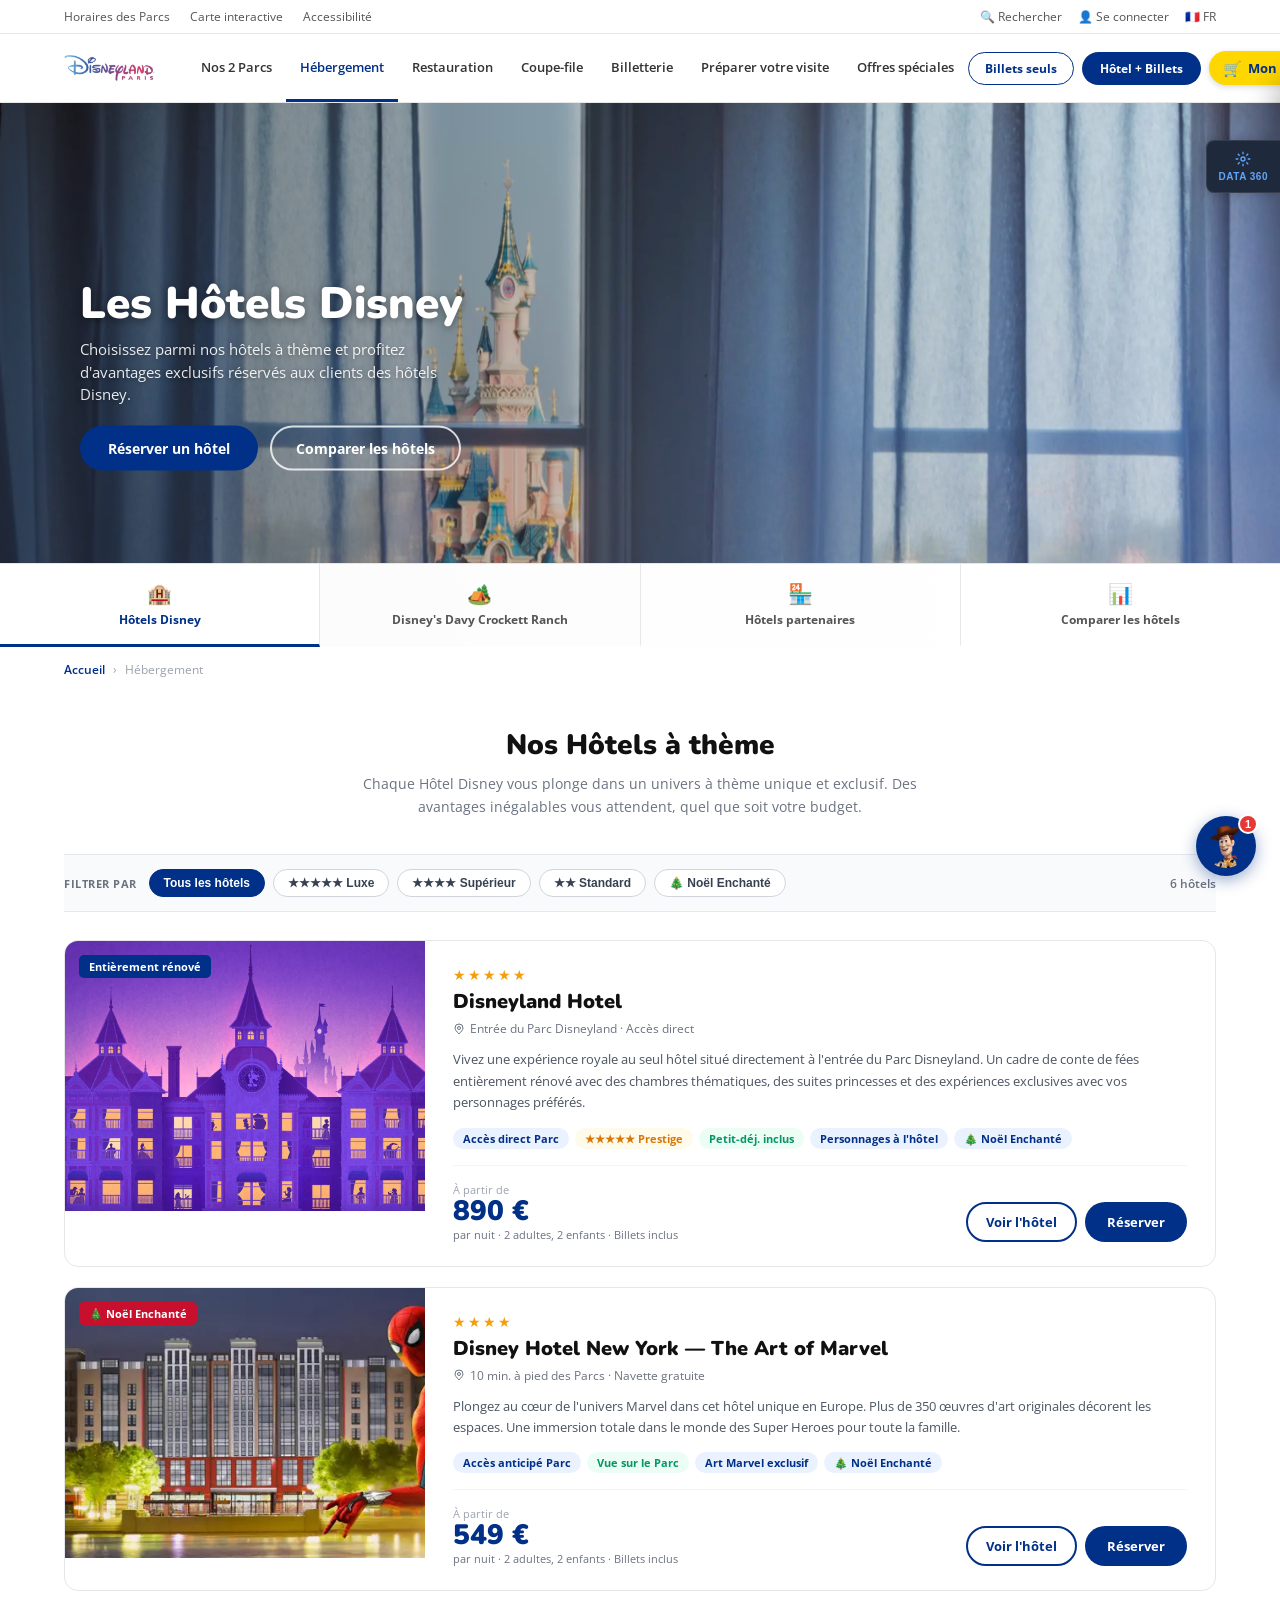
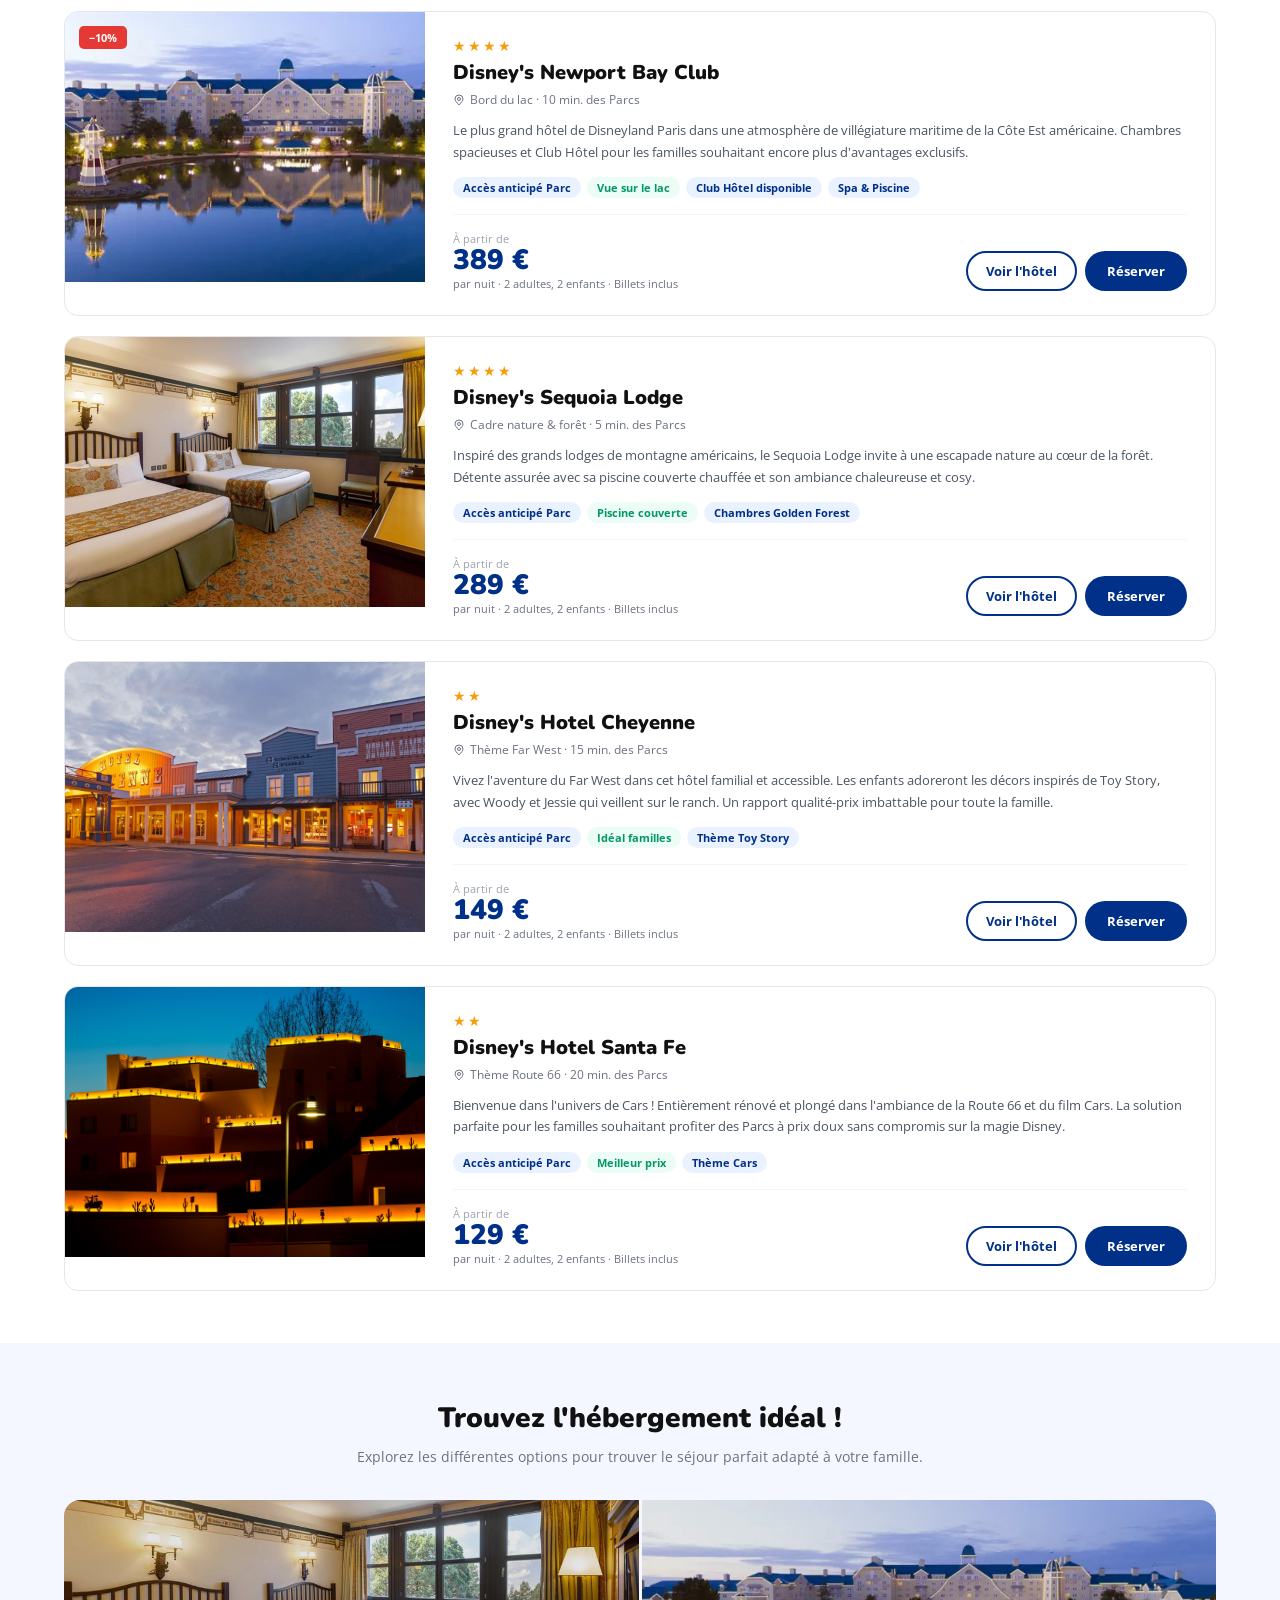
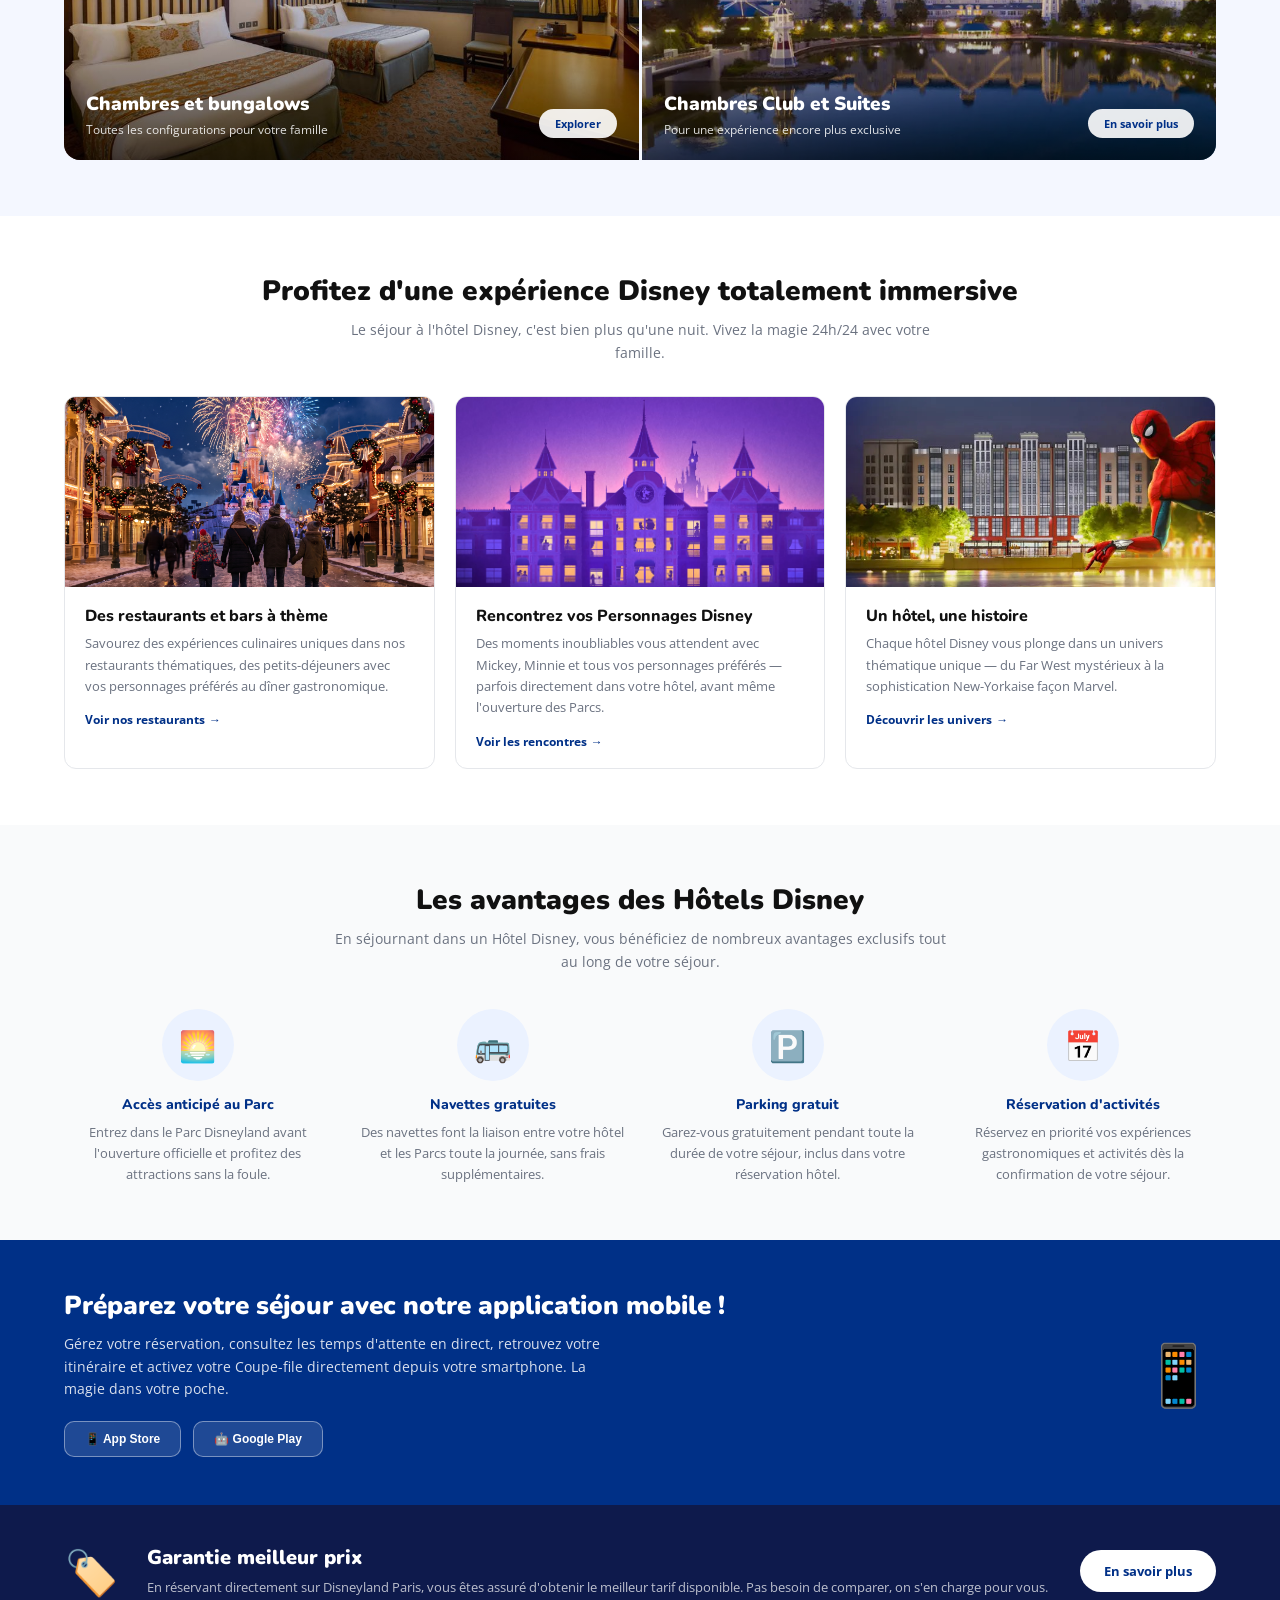
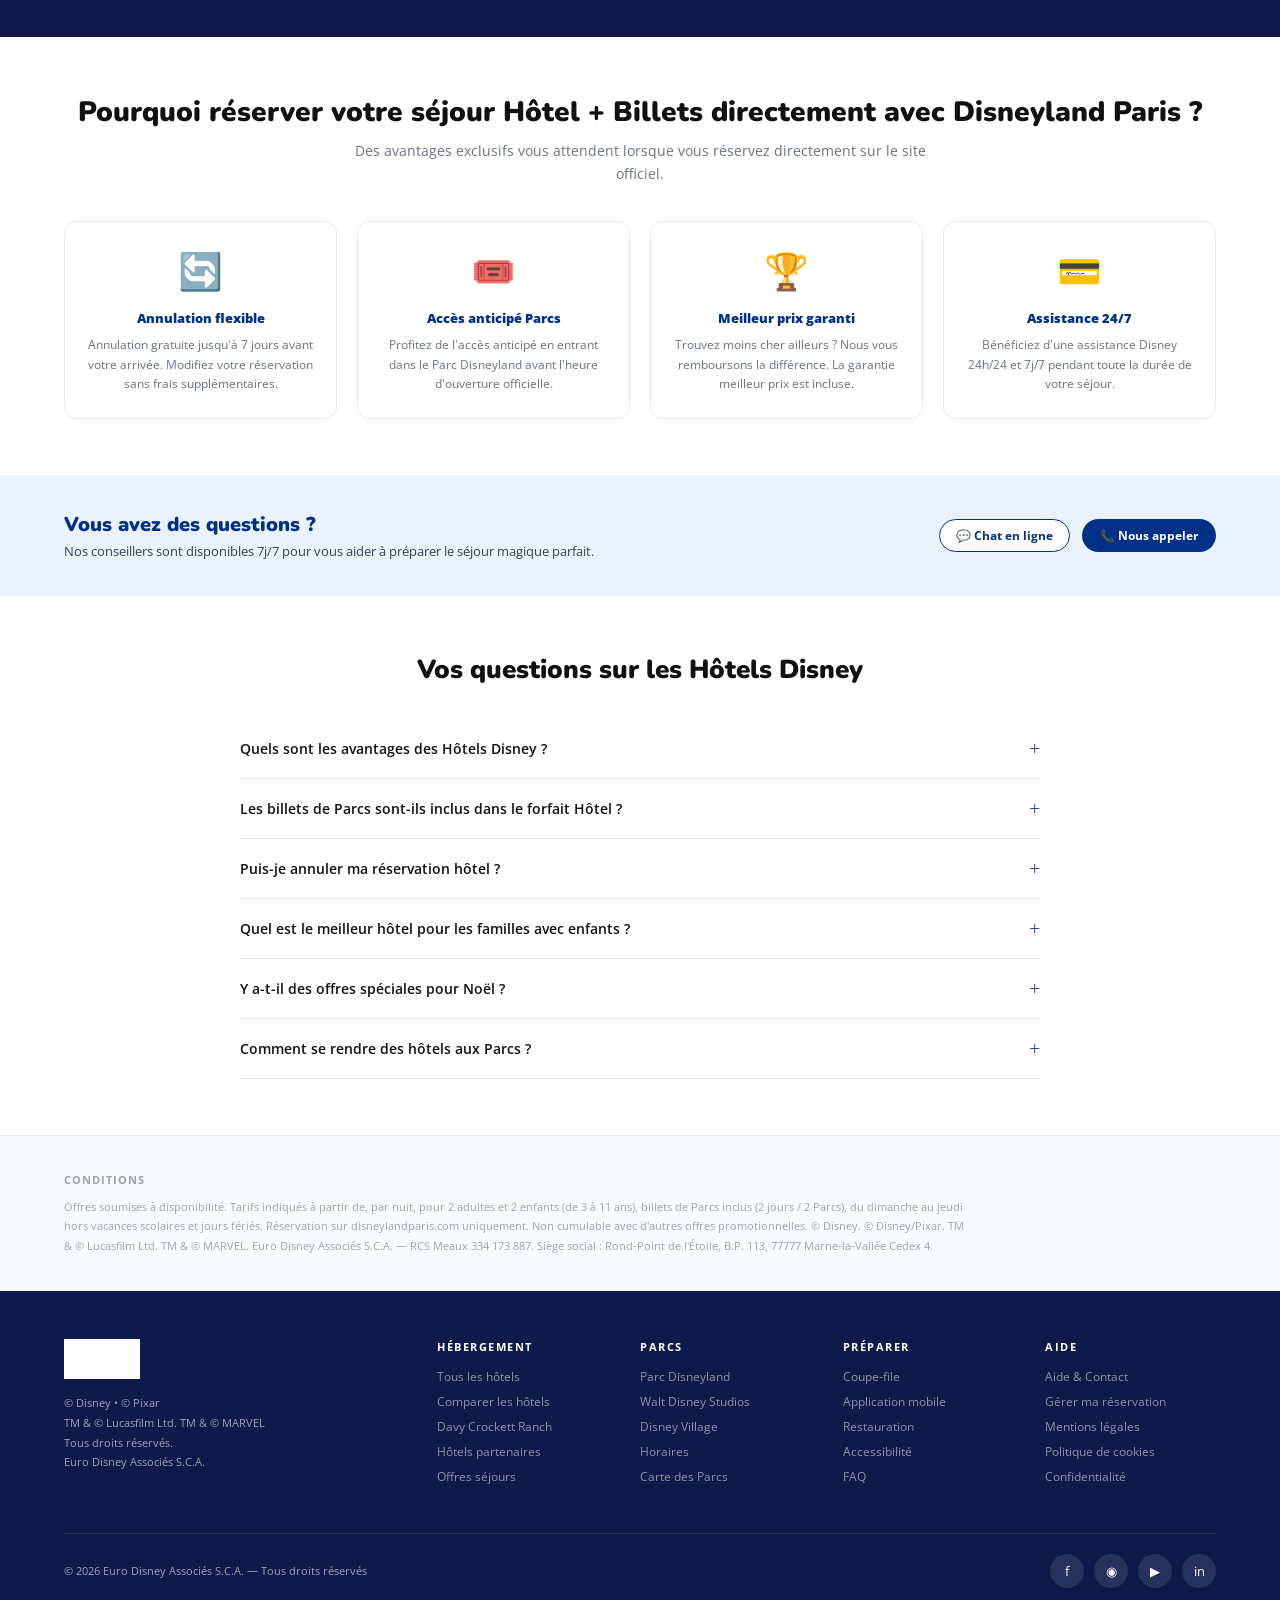
<file: hotels.html>
<!DOCTYPE html>
<html lang="fr">
<head>
  <meta charset="UTF-8">
  <meta name="viewport" content="width=device-width, initial-scale=1.0">
  <title>Hôtels Disney — Disneyland Paris</title>
  <link rel="stylesheet" href="styles.css">
  <link href="https://fonts.googleapis.com/css2?family=Nunito:wght@400;600;700;800;900&family=Open+Sans:wght@400;600;700&display=swap" rel="stylesheet">
  <style>
    *, *::before, *::after { box-sizing: border-box; margin: 0; padding: 0; }
    body { font-family: 'Open Sans', Arial, sans-serif; color: #222; background: #fff; font-size: 14px; }
    a { text-decoration: none; color: inherit; }
    img { display: block; }
    .container { max-width: 1200px; margin: 0 auto; padding: 0 24px; }

    /* UTIL BAR */
    .util-bar { background: #fff; border-bottom: 1px solid #e8e8e8; padding: 8px 0; font-size: 12px; }
    .util-bar__inner { display: flex; justify-content: space-between; align-items: center; }
    .util-bar__left { display: flex; gap: 20px; }
    .util-bar__left a { color: #555; font-size: 12px; }
    .util-bar__right { display: flex; gap: 16px; align-items: center; }
    .util-bar__right a { color: #555; font-size: 12px; display: flex; align-items: center; gap: 4px; }
    .util-bar__right a:hover { color: #003087; }

    /* HEADER */
    .site-header { background: #fff; border-bottom: 1px solid #e8e8e8; position: sticky; top: 0; z-index: 300; }
    .header-inner { display: flex; align-items: center; height: 68px; }
    .header-logo { flex-shrink: 0; margin-right: 32px; }
    .header-logo img { height: 48px; }
    .header-nav { display: flex; align-items: stretch; flex: 1; height: 68px; }
    .header-nav a { font-size: 13px; font-weight: 600; color: #333; padding: 0 14px; display: flex; align-items: center; border-bottom: 3px solid transparent; transition: all .15s; white-space: nowrap; }
    .header-nav a:hover, .header-nav a.active { color: #003087; border-bottom-color: #003087; }
    .header-ctas { display: flex; gap: 8px; align-items: center; margin-left: auto; flex-shrink: 0; }
    .btn-sm-outline { border: 1.5px solid #003087; color: #003087; border-radius: 20px; padding: 7px 16px; font-size: 12px; font-weight: 700; background: #fff; cursor: pointer; display: inline-block; transition: all .15s; }
    .btn-sm-outline:hover { background: #003087; color: #fff; }
    .btn-sm-blue { background: #003087; color: #fff; border: none; border-radius: 20px; padding: 8px 18px; font-size: 12px; font-weight: 700; cursor: pointer; display: inline-block; transition: background .15s; }
    .btn-sm-blue:hover { background: #00247a; }

    /* HERO */
    .hotels-hero { position: relative; overflow: hidden; }
    .hotels-hero__img { width: 100%; height: 460px; object-fit: cover; object-position: center 35%; display: block; }
    .hotels-hero__overlay { position: absolute; inset: 0; background: linear-gradient(to right, rgba(0,0,0,0.5) 0%, rgba(0,0,0,0.15) 55%, transparent 100%); }
    .hotels-hero__content { position: absolute; top: 50%; left: 0; transform: translateY(-50%); width: 100%; padding: 0 80px; color: #fff; }
    .hotels-hero__content h1 { font-family: 'Nunito', sans-serif; font-size: 44px; font-weight: 900; line-height: 1.1; margin-bottom: 10px; text-shadow: 0 2px 8px rgba(0,0,0,0.4); max-width: 480px; }
    .hotels-hero__content p { font-size: 15px; color: rgba(255,255,255,0.9); max-width: 400px; line-height: 1.5; text-shadow: 0 1px 4px rgba(0,0,0,0.3); margin-bottom: 20px; }
    .hero-cta-group { display: flex; gap: 12px; flex-wrap: wrap; }
    .btn-hero-primary { background: #003087; color: #fff; border: none; border-radius: 24px; padding: 13px 28px; font-size: 14px; font-weight: 700; cursor: pointer; font-family: inherit; transition: background .15s; }
    .btn-hero-primary:hover { background: #00247a; }
    .btn-hero-outline { background: transparent; color: #fff; border: 2px solid rgba(255,255,255,0.8); border-radius: 24px; padding: 11px 24px; font-size: 14px; font-weight: 700; cursor: pointer; font-family: inherit; transition: all .15s; }
    .btn-hero-outline:hover { background: rgba(255,255,255,0.15); }

    /* HERO TABS */
    .hotels-hero__tabs { display: flex; background: rgba(255,255,255,0.96); backdrop-filter: blur(8px); border-top: 1px solid #e5e7eb; }
    .hero-tab { flex: 1; padding: 16px 12px; text-align: center; font-size: 12px; font-weight: 700; color: #555; border-bottom: 3px solid transparent; cursor: pointer; transition: all .15s; display: flex; flex-direction: column; align-items: center; gap: 4px; border-right: 1px solid #e8e8e8; }
    .hero-tab:last-child { border-right: none; }
    .hero-tab__icon { font-size: 20px; }
    .hero-tab.active, .hero-tab:hover { color: #003087; border-bottom-color: #003087; background: #fff; }

    /* SECTION TITLES */
    .section-title { font-family: 'Nunito', sans-serif; font-size: 28px; font-weight: 900; color: #111; text-align: center; margin-bottom: 8px; }
    .section-sub { font-size: 14px; color: #6b7280; text-align: center; margin-bottom: 32px; max-width: 620px; margin-left: auto; margin-right: auto; line-height: 1.65; }

    /* BREADCRUMB */
    .breadcrumb { display: flex; align-items: center; gap: 8px; font-size: 12px; color: #9ca3af; padding: 14px 0 0; }
    .breadcrumb a { color: #003087; font-weight: 600; }

    /* PERSO BANNER */
    .perso-banner { display: none; background: linear-gradient(135deg, #FFF8E1, #FFFDE7); border: 2px solid #F59E0B; border-radius: 12px; padding: 16px 24px; margin-bottom: 28px; }
    .perso-banner.show { display: flex; align-items: center; gap: 14px; animation: fadeSlide .4s ease; }
    .perso-banner__icon { font-size: 28px; flex-shrink: 0; }
    .perso-banner__body h4 { font-size: 14px; font-weight: 800; color: #003087; margin-bottom: 3px; }
    .perso-banner__body p { font-size: 13px; color: #4b5563; }
    .perso-banner__close { margin-left: auto; background: none; border: none; font-size: 18px; color: #9ca3af; cursor: pointer; flex-shrink: 0; }

    /* FILTER BAR */
    .filter-bar { background: #f9fafb; border-top: 1px solid #e5e7eb; border-bottom: 1px solid #e5e7eb; padding: 14px 0; margin-bottom: 28px; }
    .filter-bar__inner { display: flex; align-items: center; gap: 8px; flex-wrap: wrap; }
    .filter-label { font-size: 11px; font-weight: 700; color: #6b7280; letter-spacing: .5px; text-transform: uppercase; margin-right: 4px; white-space: nowrap; }
    .fchip { border: 1.5px solid #d1d5db; border-radius: 24px; padding: 6px 14px; font-size: 12px; font-weight: 600; color: #374151; background: #fff; cursor: pointer; transition: all .15s; white-space: nowrap; }
    .fchip:hover { border-color: #003087; color: #003087; }
    .fchip.active { background: #003087; border-color: #003087; color: #fff; }
    .fchip--noel:hover, .fchip--noel.active { background: #C8102E; border-color: #C8102E; color: #fff; }
    .filter-count { margin-left: auto; font-size: 12px; color: #6b7280; font-weight: 600; }

    /* HOTEL CARDS — horizontal layout */
    .hotels-section { padding: 48px 0 32px; }
    .hotel-card-h { display: grid; grid-template-columns: 360px 1fr; border: 1px solid #e5e7eb; border-radius: 14px; overflow: hidden; margin-bottom: 20px; background: #fff; transition: box-shadow .2s; }
    .hotel-card-h:hover { box-shadow: 0 8px 28px rgba(0,0,0,0.1); }
    .hotel-card-h__img-wrap { position: relative; overflow: hidden; }
    .hotel-card-h__img { width: 100%; height: 270px; object-fit: cover; display: block; transition: transform .4s; }
    .hotel-card-h:hover .hotel-card-h__img { transform: scale(1.05); }
    .hotel-card-h__badge { position: absolute; top: 14px; left: 14px; border-radius: 5px; padding: 4px 10px; font-size: 11px; font-weight: 700; }
    .badge--promo { background: #E53935; color: #fff; }
    .badge--noel { background: #C8102E; color: #fff; }
    .badge--new { background: #003087; color: #fff; }
    .badge--perso { background: #F59E0B; color: #fff; }
    .hotel-card-h__body { padding: 24px 28px; display: flex; flex-direction: column; justify-content: space-between; }
    .hotel-card-h__stars { color: #F59E0B; font-size: 14px; letter-spacing: 2px; margin-bottom: 6px; }
    .hotel-card-h__name { font-family: 'Nunito', sans-serif; font-size: 20px; font-weight: 900; color: #111; margin-bottom: 6px; line-height: 1.2; }
    .hotel-card-h__loc { font-size: 12px; color: #6b7280; display: flex; align-items: center; gap: 5px; margin-bottom: 12px; }
    .hotel-card-h__desc { font-size: 13px; color: #4b5563; line-height: 1.65; margin-bottom: 14px; }
    .hotel-card-h__tags { display: flex; flex-wrap: wrap; gap: 6px; margin-bottom: 0; }
    .htag { background: #EBF2FF; color: #003087; font-size: 11px; font-weight: 700; padding: 3px 10px; border-radius: 12px; }
    .htag--green { background: #ECFDF5; color: #059669; }
    .htag--gold { background: #FFFBEB; color: #D97706; }
    .hotel-card-h__bottom { display: flex; align-items: flex-end; justify-content: space-between; padding-top: 16px; border-top: 1px solid #f3f4f6; margin-top: 16px; }
    .hotel-card-h__price-from { font-size: 11px; color: #9ca3af; }
    .hotel-card-h__price-val { font-family: 'Nunito', sans-serif; font-size: 28px; font-weight: 900; color: #003087; line-height: 1; }
    .hotel-card-h__price-detail { font-size: 11px; color: #6b7280; margin-top: 2px; }
    .hotel-card-h__cta { background: #003087; color: #fff; border: none; border-radius: 24px; padding: 11px 22px; font-size: 13px; font-weight: 700; cursor: pointer; font-family: inherit; transition: background .2s; display: inline-block; }
    .hotel-card-h__cta:hover { background: #00247a; }
    .hotel-card-h__cta-outline { background: transparent; color: #003087; border: 2px solid #003087; border-radius: 24px; padding: 9px 18px; font-size: 13px; font-weight: 700; cursor: pointer; font-family: inherit; transition: all .2s; display: inline-block; }
    .hotel-card-h__cta-outline:hover { background: #003087; color: #fff; }
    .hotel-card-h__btns { display: flex; gap: 8px; align-items: center; }
    .hotel-card-h--perso { border-color: #F59E0B; box-shadow: 0 0 0 2px rgba(245,158,11,0.3); }

    /* FIND IDEAL */
    .find-section { background: #f4f7ff; padding: 56px 0; }
    .find-grid { display: grid; grid-template-columns: 1fr 1fr; gap: 3px; margin-top: 32px; border-radius: 16px; overflow: hidden; }
    .find-item { position: relative; overflow: hidden; cursor: pointer; }
    .find-item__img { width: 100%; height: 260px; object-fit: cover; transition: transform .4s; display: block; }
    .find-item:hover .find-item__img { transform: scale(1.05); }
    .find-item__overlay { position: absolute; inset: 0; background: linear-gradient(to top, rgba(0,0,0,0.65) 0%, rgba(0,0,0,0.1) 60%); }
    .find-item__label { position: absolute; bottom: 22px; left: 22px; color: #fff; }
    .find-item__label h3 { font-family: 'Nunito', sans-serif; font-size: 19px; font-weight: 900; margin-bottom: 4px; }
    .find-item__label p { font-size: 12px; color: rgba(255,255,255,0.85); }
    .find-item__btn { position: absolute; bottom: 22px; right: 22px; background: rgba(255,255,255,0.9); color: #003087; border: none; border-radius: 20px; padding: 7px 16px; font-size: 11px; font-weight: 700; cursor: pointer; font-family: inherit; }

    /* EXPERIENCE */
    .experience-section { padding: 56px 0; }
    .exp-grid { display: grid; grid-template-columns: repeat(3, 1fr); gap: 20px; margin-top: 32px; }
    .exp-card { border-radius: 12px; overflow: hidden; background: #fff; border: 1px solid #e5e7eb; transition: box-shadow .2s; }
    .exp-card:hover { box-shadow: 0 6px 20px rgba(0,0,0,0.09); }
    .exp-card__img { width: 100%; height: 190px; object-fit: cover; }
    .exp-card__body { padding: 18px 20px; }
    .exp-card__title { font-family: 'Nunito', sans-serif; font-size: 16px; font-weight: 800; color: #111; margin-bottom: 6px; }
    .exp-card__text { font-size: 13px; color: #6b7280; line-height: 1.65; margin-bottom: 14px; }
    .exp-card__link { color: #003087; font-size: 12px; font-weight: 700; display: flex; align-items: center; gap: 4px; }
    .exp-card__link::after { content: ' →'; }

    /* AVANTAGES */
    .avantages-section { background: #f9fafb; padding: 56px 0; }
    .avantages-grid { display: grid; grid-template-columns: repeat(4, 1fr); gap: 28px; margin-top: 36px; }
    .avantage-item { text-align: center; }
    .avantage-item__icon { width: 72px; height: 72px; border-radius: 50%; background: #EBF2FF; display: flex; align-items: center; justify-content: center; font-size: 30px; margin: 0 auto 14px; }
    .avantage-item__title { font-family: 'Nunito', sans-serif; font-size: 14px; font-weight: 800; color: #003087; margin-bottom: 8px; }
    .avantage-item__text { font-size: 13px; color: #6b7280; line-height: 1.6; }

    /* APP SECTION */
    .app-section { background: #003087; padding: 48px 0; }
    .app-inner { display: grid; grid-template-columns: 1fr auto; align-items: center; gap: 40px; }
    .app-content h2 { font-family: 'Nunito', sans-serif; font-size: 26px; font-weight: 900; color: #fff; margin-bottom: 10px; }
    .app-content p { font-size: 14px; color: rgba(255,255,255,0.85); line-height: 1.6; max-width: 560px; margin-bottom: 20px; }
    .app-stores { display: flex; gap: 12px; }
    .app-store-btn { background: rgba(255,255,255,0.12); border: 1.5px solid rgba(255,255,255,0.4); color: #fff; border-radius: 10px; padding: 10px 20px; font-size: 12px; font-weight: 700; cursor: pointer; transition: background .15s; }
    .app-store-btn:hover { background: rgba(255,255,255,0.22); }
    .app-phones { font-size: 60px; }

    /* PRIX BAS */
    .prix-bas-section { background: #0E1A4C; padding: 36px 0; }
    .prix-bas-inner { display: flex; align-items: center; gap: 28px; }
    .prix-bas-icon { font-size: 44px; flex-shrink: 0; }
    .prix-bas-content h3 { font-family: 'Nunito', sans-serif; font-size: 20px; font-weight: 900; color: #fff; margin-bottom: 6px; }
    .prix-bas-content p { font-size: 13px; color: rgba(255,255,255,0.72); line-height: 1.6; }
    .prix-bas-cta { margin-left: auto; flex-shrink: 0; background: #fff; color: #003087; border: none; border-radius: 24px; padding: 12px 24px; font-size: 13px; font-weight: 700; cursor: pointer; font-family: inherit; white-space: nowrap; }

    /* RESA AVANTAGES */
    .resa-avantages { padding: 56px 0; }
    .resa-avantages-grid { display: grid; grid-template-columns: repeat(4, 1fr); gap: 20px; margin-top: 36px; }
    .resa-card { border: 1.5px solid #e5e7eb; border-radius: 12px; padding: 24px 18px; text-align: center; }
    .resa-card__icon { font-size: 36px; margin-bottom: 14px; }
    .resa-card__title { font-size: 13px; font-weight: 800; color: #003087; margin-bottom: 8px; }
    .resa-card__text { font-size: 12px; color: #6b7280; line-height: 1.65; }

    /* CONTACT BAND */
    .contact-band { background: #EBF2FF; padding: 36px 0; }
    .contact-band__inner { display: flex; align-items: center; justify-content: space-between; gap: 24px; }
    .contact-band__content h3 { font-family: 'Nunito', sans-serif; font-size: 20px; font-weight: 900; color: #003087; margin-bottom: 4px; }
    .contact-band__content p { font-size: 13px; color: #374151; }
    .contact-band__ctas { display: flex; gap: 12px; flex-shrink: 0; }

    /* FAQ */
    .faq-section { padding: 56px 0; }
    .faq-title { font-family: 'Nunito', sans-serif; font-size: 26px; font-weight: 900; color: #111; text-align: center; margin-bottom: 32px; }
    .faq-list { max-width: 800px; margin: 0 auto; }
    .faq-item { border-bottom: 1px solid #e5e7eb; }
    .faq-item summary { padding: 16px 0; font-size: 14px; font-weight: 600; color: #111; cursor: pointer; list-style: none; display: flex; align-items: center; justify-content: space-between; gap: 12px; }
    .faq-item summary::after { content: '+'; font-size: 20px; color: #003087; font-weight: 300; flex-shrink: 0; }
    .faq-item[open] summary::after { content: '−'; }
    .faq-item p { padding: 0 0 16px; font-size: 13px; color: #4b5563; line-height: 1.7; }

    /* CONDITIONS */
    .conditions-section { background: #f9fafb; padding: 36px 0; border-top: 1px solid #e5e7eb; }
    .conditions-title { font-size: 11px; font-weight: 700; text-transform: uppercase; letter-spacing: 1px; color: #9ca3af; margin-bottom: 10px; }
    .conditions-text { font-size: 11px; color: #9ca3af; line-height: 1.75; max-width: 900px; }

    /* FOOTER */
    .site-footer { background: #0E1A4C; color: rgba(255,255,255,0.6); padding: 48px 0 24px; }
    .footer-grid { display: grid; grid-template-columns: 2fr 1fr 1fr 1fr 1fr; gap: 32px; margin-bottom: 40px; }
    .footer-brand img { height: 40px; margin-bottom: 14px; filter: brightness(0) invert(1); }
    .footer-brand p { font-size: 11px; line-height: 1.8; }
    .footer-col h4 { font-size: 11px; font-weight: 700; letter-spacing: 1.5px; text-transform: uppercase; color: #fff; margin-bottom: 14px; }
    .footer-col a { display: block; font-size: 12px; color: rgba(255,255,255,0.52); margin-bottom: 8px; transition: color .15s; }
    .footer-col a:hover { color: #fff; }
    .footer-bottom { border-top: 1px solid rgba(255,255,255,0.1); padding-top: 20px; display: flex; align-items: center; justify-content: space-between; }
    .footer-bottom__left { font-size: 11px; }
    .footer-social { display: flex; gap: 10px; }
    .footer-social a { width: 34px; height: 34px; border-radius: 50%; background: rgba(255,255,255,0.1); display: flex; align-items: center; justify-content: center; font-size: 13px; color: #fff; transition: background .15s; }
    .footer-social a:hover { background: rgba(255,255,255,0.22); }

    @keyframes fadeSlide { from { opacity:0; transform:translateY(-8px); } to { opacity:1; transform:translateY(0); } }
  </style>
  <script src="https://cdn.c360a.salesforce.com/beacon/c360a/55fb9343-9ac0-4e74-9291-be646b1a2bb1/scripts/c360a.min.js"></script>
</head>
<body>

<!-- DATA 360 PANEL -->
<div id="dc-panel" class="dc-panel dc-panel--hidden">
  <div class="dc-panel__header">
    <span>Data 360 — Profil en temps réel</span>
    <button class="dc-panel__close" onclick="toggleDCPanel()">✕</button>
  </div>
  <div class="dc-panel__content">
    <div class="dc-panel__status dc-panel__status--unknown" id="dc-status">
      <div class="dc-status-dot"></div>
      <span id="dc-status-text">Visiteur anonyme — Hébergements</span>
    </div>
    <div class="dc-panel__section">
      <div class="dc-section-title">Comportement détecté</div>
      <div class="dc-field"><span class="dc-field__label">Page</span><span class="dc-field__value">Listing Hôtels</span></div>
      <div class="dc-field"><span class="dc-field__label">Temps</span><span class="dc-field__value" id="dc-timer">00:00</span></div>
      <div class="dc-field" id="dc-segment-row" style="display:none">
        <span class="dc-field__label">Segment</span>
        <span class="dc-field__value dc-badge dc-badge--blue" id="dc-segment-val">—</span>
      </div>
    </div>
    <div class="dc-panel__section" id="dc-action-row" style="display:none">
      <div class="dc-section-title">Règle activée</div>
      <div class="dc-field"><span class="dc-field__label">Action</span><span class="dc-field__value dc-badge dc-badge--green">Reco hôtel personnalisée</span></div>
    </div>
  </div>
</div>
<button class="dc-toggle-btn" onclick="toggleDCPanel()">
  <svg width="16" height="16" viewBox="0 0 24 24" fill="none" stroke="currentColor" stroke-width="2"><circle cx="12" cy="12" r="3"/><path d="M12 1v4M12 19v4M4.22 4.22l2.83 2.83M16.95 16.95l2.83 2.83M1 12h4M19 12h4M4.22 19.78l2.83-2.83M16.95 7.05l2.83-2.83"/></svg>
  <span>Data 360</span>
</button>

<!-- UTIL BAR -->
<div class="util-bar">
  <div class="container">
    <div class="util-bar__inner">
      <div class="util-bar__left">
        <a href="#">Horaires des Parcs</a>
        <a href="#">Carte interactive</a>
        <a href="#">Accessibilité</a>
      </div>
      <div class="util-bar__right">
        <a href="#">🔍 Rechercher</a>
        <a href="#">👤 Se connecter</a>
        <a href="#">🇫🇷 FR</a>
      </div>
    </div>
  </div>
</div>

<!-- HEADER -->
<header class="site-header">
  <div class="container">
    <div class="header-inner">
      <a href="index.html" class="header-logo"><img src="assets/logo.jpg" alt="Disneyland Paris"></a>
      <nav class="header-nav">
        <a href="index.html">Nos 2 Parcs</a>
        <a href="hotels.html" class="active">Hébergement</a>
        <a href="#">Restauration</a>
        <a href="coupe-file.html">Coupe-file</a>
        <a href="#">Billetterie</a>
        <a href="#">Préparer votre visite</a>
        <a href="#">Offres spéciales</a>
      </nav>
      <div class="header-ctas">
        <a href="#" class="btn-sm-outline">Billets seuls</a>
        <a href="index.html" class="btn-sm-blue">Hôtel + Billets</a>
        <a href="cart.html" class="btn-cart"><span class="btn-cart__icon">🛒</span> Mon panier</a>
      </div>
    </div>
  </div>
</header>

<!-- HERO -->
<section class="hotels-hero">
  <img src="assets/hero-hotels.jpg" alt="Les Hôtels Disney" class="hotels-hero__img">
  <div class="hotels-hero__overlay"></div>
  <div class="hotels-hero__content">
    <h1>Les Hôtels Disney</h1>
    <p>Choisissez parmi nos hôtels à thème et profitez d'avantages exclusifs réservés aux clients des hôtels Disney.</p>
    <div class="hero-cta-group">
      <button class="btn-hero-primary">Réserver un hôtel</button>
      <button class="btn-hero-outline">Comparer les hôtels</button>
    </div>
  </div>
  <div class="hotels-hero__tabs">
    <div class="hero-tab active">
      <span class="hero-tab__icon">🏨</span>
      <span>Hôtels Disney</span>
    </div>
    <div class="hero-tab">
      <span class="hero-tab__icon">🏕️</span>
      <span>Disney's Davy Crockett Ranch</span>
    </div>
    <div class="hero-tab">
      <span class="hero-tab__icon">🏪</span>
      <span>Hôtels partenaires</span>
    </div>
    <div class="hero-tab">
      <span class="hero-tab__icon">📊</span>
      <span>Comparer les hôtels</span>
    </div>
  </div>
</section>

<!-- MAIN -->
<main>
  <div class="container">
    <nav class="breadcrumb">
      <a href="index.html">Accueil</a>
      <span>›</span>
      <span>Hébergement</span>
    </nav>
  </div>

  <!-- HOTELS LISTING -->
  <section class="hotels-section">
    <div class="container">
      <div style="text-align:center;margin-bottom:36px;">
        <h2 class="section-title">Nos Hôtels à thème</h2>
        <p class="section-sub">Chaque Hôtel Disney vous plonge dans un univers à thème unique et exclusif. Des avantages inégalables vous attendent, quel que soit votre budget.</p>
      </div>

      <!-- Personalized banner -->
      <div class="perso-banner" id="perso-banner">
        <div class="perso-banner__icon">⭐</div>
        <div class="perso-banner__body">
          <h4 id="perso-banner-title">Sélection personnalisée</h4>
          <p id="perso-banner-text">Voici notre sélection d'hôtels basée sur votre profil.</p>
        </div>
        <button class="perso-banner__close" onclick="document.getElementById('perso-banner').classList.remove('show')">✕</button>
      </div>

      <!-- Filter bar -->
      <div class="filter-bar">
        <div class="filter-bar__inner">
          <span class="filter-label">Filtrer par</span>
          <button class="fchip active" onclick="filterHotels(this,'all')">Tous les hôtels</button>
          <button class="fchip" onclick="filterHotels(this,'5')">★★★★★ Luxe</button>
          <button class="fchip" onclick="filterHotels(this,'4')">★★★★ Supérieur</button>
          <button class="fchip" onclick="filterHotels(this,'2')">★★ Standard</button>
          <button class="fchip fchip--noel" onclick="filterHotels(this,'noel')">🎄 Noël Enchanté</button>
          <span class="filter-count" id="filter-count">6 hôtels</span>
        </div>
      </div>

      <!-- Hotels list -->
      <div id="hotels-list">

        <!-- Disneyland Hotel -->
        <div class="hotel-card-h" data-stars="5" data-tags="noel" id="card-castle">
          <div class="hotel-card-h__img-wrap">
            <img src="assets/hotel-castle.png" alt="Disneyland Hotel" class="hotel-card-h__img">
            <span class="hotel-card-h__badge badge--new">Entièrement rénové</span>
          </div>
          <div class="hotel-card-h__body">
            <div>
              <div class="hotel-card-h__stars">★★★★★</div>
              <div class="hotel-card-h__name">Disneyland Hotel</div>
              <div class="hotel-card-h__loc">
                <svg width="12" height="12" viewBox="0 0 24 24" fill="none" stroke="currentColor" stroke-width="2"><path d="M12 21.7C17.3 17 20 13 20 10a8 8 0 1 0-16 0c0 3 2.7 6.9 8 11.7z"/><circle cx="12" cy="10" r="3"/></svg>
                Entrée du Parc Disneyland · Accès direct
              </div>
              <p class="hotel-card-h__desc">Vivez une expérience royale au seul hôtel situé directement à l'entrée du Parc Disneyland. Un cadre de conte de fées entièrement rénové avec des chambres thématiques, des suites princesses et des expériences exclusives avec vos personnages préférés.</p>
              <div class="hotel-card-h__tags">
                <span class="htag">Accès direct Parc</span>
                <span class="htag htag--gold">★★★★★ Prestige</span>
                <span class="htag htag--green">Petit-déj. inclus</span>
                <span class="htag">Personnages à l'hôtel</span>
                <span class="htag">🎄 Noël Enchanté</span>
              </div>
            </div>
            <div class="hotel-card-h__bottom">
              <div>
                <div class="hotel-card-h__price-from">À partir de</div>
                <div class="hotel-card-h__price-val">890 €</div>
                <div class="hotel-card-h__price-detail">par nuit · 2 adultes, 2 enfants · Billets inclus</div>
              </div>
              <div class="hotel-card-h__btns">
                <a href="#" class="hotel-card-h__cta-outline" onclick="showHotelDetail(this); return false;">Voir l'hôtel</a>
                <a href="cart.html" class="hotel-card-h__cta">Réserver</a>
              </div>
            </div>
          </div>
        </div>

        <!-- Disney Hotel New York — The Art of Marvel -->
        <div class="hotel-card-h" data-stars="4" data-tags="noel" id="card-marvel">
          <div class="hotel-card-h__img-wrap">
            <img src="assets/hotel-marvel.jpg" alt="Disney Hotel New York — The Art of Marvel" class="hotel-card-h__img">
            <span class="hotel-card-h__badge badge--noel">🎄 Noël Enchanté</span>
          </div>
          <div class="hotel-card-h__body">
            <div>
              <div class="hotel-card-h__stars">★★★★</div>
              <div class="hotel-card-h__name">Disney Hotel New York — The Art of Marvel</div>
              <div class="hotel-card-h__loc">
                <svg width="12" height="12" viewBox="0 0 24 24" fill="none" stroke="currentColor" stroke-width="2"><path d="M12 21.7C17.3 17 20 13 20 10a8 8 0 1 0-16 0c0 3 2.7 6.9 8 11.7z"/><circle cx="12" cy="10" r="3"/></svg>
                10 min. à pied des Parcs · Navette gratuite
              </div>
              <p class="hotel-card-h__desc">Plongez au cœur de l'univers Marvel dans cet hôtel unique en Europe. Plus de 350 œuvres d'art originales décorent les espaces. Une immersion totale dans le monde des Super Heroes pour toute la famille.</p>
              <div class="hotel-card-h__tags">
                <span class="htag">Accès anticipé Parc</span>
                <span class="htag htag--green">Vue sur le Parc</span>
                <span class="htag">Art Marvel exclusif</span>
                <span class="htag">🎄 Noël Enchanté</span>
              </div>
            </div>
            <div class="hotel-card-h__bottom">
              <div>
                <div class="hotel-card-h__price-from">À partir de</div>
                <div class="hotel-card-h__price-val">549 €</div>
                <div class="hotel-card-h__price-detail">par nuit · 2 adultes, 2 enfants · Billets inclus</div>
              </div>
              <div class="hotel-card-h__btns">
                <a href="hotel-marvel.html" class="hotel-card-h__cta-outline">Voir l'hôtel</a>
                <a href="cart.html" class="hotel-card-h__cta">Réserver</a>
              </div>
            </div>
          </div>
        </div>

        <!-- Newport Bay Club -->
        <div class="hotel-card-h" data-stars="4" data-tags="" id="card-newport">
          <div class="hotel-card-h__img-wrap">
            <img src="assets/hotel-newport.jpg" alt="Disney's Newport Bay Club" class="hotel-card-h__img">
            <span class="hotel-card-h__badge badge--promo">−10%</span>
          </div>
          <div class="hotel-card-h__body">
            <div>
              <div class="hotel-card-h__stars">★★★★</div>
              <div class="hotel-card-h__name">Disney's Newport Bay Club</div>
              <div class="hotel-card-h__loc">
                <svg width="12" height="12" viewBox="0 0 24 24" fill="none" stroke="currentColor" stroke-width="2"><path d="M12 21.7C17.3 17 20 13 20 10a8 8 0 1 0-16 0c0 3 2.7 6.9 8 11.7z"/><circle cx="12" cy="10" r="3"/></svg>
                Bord du lac · 10 min. des Parcs
              </div>
              <p class="hotel-card-h__desc">Le plus grand hôtel de Disneyland Paris dans une atmosphère de villégiature maritime de la Côte Est américaine. Chambres spacieuses et Club Hôtel pour les familles souhaitant encore plus d'avantages exclusifs.</p>
              <div class="hotel-card-h__tags">
                <span class="htag">Accès anticipé Parc</span>
                <span class="htag htag--green">Vue sur le lac</span>
                <span class="htag">Club Hôtel disponible</span>
                <span class="htag">Spa &amp; Piscine</span>
              </div>
            </div>
            <div class="hotel-card-h__bottom">
              <div>
                <div class="hotel-card-h__price-from">À partir de</div>
                <div class="hotel-card-h__price-val">389 €</div>
                <div class="hotel-card-h__price-detail">par nuit · 2 adultes, 2 enfants · Billets inclus</div>
              </div>
              <div class="hotel-card-h__btns">
                <a href="#" class="hotel-card-h__cta-outline" onclick="showHotelDetail(this); return false;">Voir l'hôtel</a>
                <a href="cart.html" class="hotel-card-h__cta">Réserver</a>
              </div>
            </div>
          </div>
        </div>

        <!-- Sequoia Lodge -->
        <div class="hotel-card-h" data-stars="4" data-tags="" id="card-sequoia">
          <div class="hotel-card-h__img-wrap">
            <img src="assets/hotel-sequoia.jpg" alt="Disney's Sequoia Lodge" class="hotel-card-h__img">
          </div>
          <div class="hotel-card-h__body">
            <div>
              <div class="hotel-card-h__stars">★★★★</div>
              <div class="hotel-card-h__name">Disney's Sequoia Lodge</div>
              <div class="hotel-card-h__loc">
                <svg width="12" height="12" viewBox="0 0 24 24" fill="none" stroke="currentColor" stroke-width="2"><path d="M12 21.7C17.3 17 20 13 20 10a8 8 0 1 0-16 0c0 3 2.7 6.9 8 11.7z"/><circle cx="12" cy="10" r="3"/></svg>
                Cadre nature &amp; forêt · 5 min. des Parcs
              </div>
              <p class="hotel-card-h__desc">Inspiré des grands lodges de montagne américains, le Sequoia Lodge invite à une escapade nature au cœur de la forêt. Détente assurée avec sa piscine couverte chauffée et son ambiance chaleureuse et cosy.</p>
              <div class="hotel-card-h__tags">
                <span class="htag">Accès anticipé Parc</span>
                <span class="htag htag--green">Piscine couverte</span>
                <span class="htag">Chambres Golden Forest</span>
              </div>
            </div>
            <div class="hotel-card-h__bottom">
              <div>
                <div class="hotel-card-h__price-from">À partir de</div>
                <div class="hotel-card-h__price-val">289 €</div>
                <div class="hotel-card-h__price-detail">par nuit · 2 adultes, 2 enfants · Billets inclus</div>
              </div>
              <div class="hotel-card-h__btns">
                <a href="#" class="hotel-card-h__cta-outline" onclick="showHotelDetail(this); return false;">Voir l'hôtel</a>
                <a href="cart.html" class="hotel-card-h__cta">Réserver</a>
              </div>
            </div>
          </div>
        </div>

        <!-- Hotel Cheyenne -->
        <div class="hotel-card-h" data-stars="2" data-tags="" id="card-cheyenne">
          <div class="hotel-card-h__img-wrap">
            <img src="assets/hotel-cheyenne.jpg" alt="Disney's Hotel Cheyenne" class="hotel-card-h__img">
          </div>
          <div class="hotel-card-h__body">
            <div>
              <div class="hotel-card-h__stars">★★</div>
              <div class="hotel-card-h__name">Disney's Hotel Cheyenne</div>
              <div class="hotel-card-h__loc">
                <svg width="12" height="12" viewBox="0 0 24 24" fill="none" stroke="currentColor" stroke-width="2"><path d="M12 21.7C17.3 17 20 13 20 10a8 8 0 1 0-16 0c0 3 2.7 6.9 8 11.7z"/><circle cx="12" cy="10" r="3"/></svg>
                Thème Far West · 15 min. des Parcs
              </div>
              <p class="hotel-card-h__desc">Vivez l'aventure du Far West dans cet hôtel familial et accessible. Les enfants adoreront les décors inspirés de Toy Story, avec Woody et Jessie qui veillent sur le ranch. Un rapport qualité-prix imbattable pour toute la famille.</p>
              <div class="hotel-card-h__tags">
                <span class="htag">Accès anticipé Parc</span>
                <span class="htag htag--green">Idéal familles</span>
                <span class="htag">Thème Toy Story</span>
              </div>
            </div>
            <div class="hotel-card-h__bottom">
              <div>
                <div class="hotel-card-h__price-from">À partir de</div>
                <div class="hotel-card-h__price-val">149 €</div>
                <div class="hotel-card-h__price-detail">par nuit · 2 adultes, 2 enfants · Billets inclus</div>
              </div>
              <div class="hotel-card-h__btns">
                <a href="#" class="hotel-card-h__cta-outline" onclick="showHotelDetail(this); return false;">Voir l'hôtel</a>
                <a href="cart.html" class="hotel-card-h__cta">Réserver</a>
              </div>
            </div>
          </div>
        </div>

        <!-- Hotel Santa Fe -->
        <div class="hotel-card-h" data-stars="2" data-tags="" id="card-santafe">
          <div class="hotel-card-h__img-wrap">
            <img src="assets/hotel-santa-fe.jpg" alt="Disney's Hotel Santa Fe" class="hotel-card-h__img">
          </div>
          <div class="hotel-card-h__body">
            <div>
              <div class="hotel-card-h__stars">★★</div>
              <div class="hotel-card-h__name">Disney's Hotel Santa Fe</div>
              <div class="hotel-card-h__loc">
                <svg width="12" height="12" viewBox="0 0 24 24" fill="none" stroke="currentColor" stroke-width="2"><path d="M12 21.7C17.3 17 20 13 20 10a8 8 0 1 0-16 0c0 3 2.7 6.9 8 11.7z"/><circle cx="12" cy="10" r="3"/></svg>
                Thème Route 66 · 20 min. des Parcs
              </div>
              <p class="hotel-card-h__desc">Bienvenue dans l'univers de Cars ! Entièrement rénové et plongé dans l'ambiance de la Route 66 et du film Cars. La solution parfaite pour les familles souhaitant profiter des Parcs à prix doux sans compromis sur la magie Disney.</p>
              <div class="hotel-card-h__tags">
                <span class="htag">Accès anticipé Parc</span>
                <span class="htag htag--green">Meilleur prix</span>
                <span class="htag">Thème Cars</span>
              </div>
            </div>
            <div class="hotel-card-h__bottom">
              <div>
                <div class="hotel-card-h__price-from">À partir de</div>
                <div class="hotel-card-h__price-val">129 €</div>
                <div class="hotel-card-h__price-detail">par nuit · 2 adultes, 2 enfants · Billets inclus</div>
              </div>
              <div class="hotel-card-h__btns">
                <a href="#" class="hotel-card-h__cta-outline" onclick="showHotelDetail(this); return false;">Voir l'hôtel</a>
                <a href="cart.html" class="hotel-card-h__cta">Réserver</a>
              </div>
            </div>
          </div>
        </div>

      </div><!-- /hotels-list -->
    </div>
  </section>

  <!-- TROUVEZ L'HÉBERGEMENT IDÉAL -->
  <section class="find-section">
    <div class="container">
      <h2 class="section-title">Trouvez l'hébergement idéal !</h2>
      <p class="section-sub">Explorez les différentes options pour trouver le séjour parfait adapté à votre famille.</p>
      <div class="find-grid">
        <div class="find-item">
          <img src="assets/hotel-sequoia.jpg" alt="Chambres et bungalows" class="find-item__img">
          <div class="find-item__overlay"></div>
          <div class="find-item__label">
            <h3>Chambres et bungalows</h3>
            <p>Toutes les configurations pour votre famille</p>
          </div>
          <button class="find-item__btn">Explorer</button>
        </div>
        <div class="find-item">
          <img src="assets/hotel-newport.jpg" alt="Chambres Club et Suites" class="find-item__img">
          <div class="find-item__overlay"></div>
          <div class="find-item__label">
            <h3>Chambres Club et Suites</h3>
            <p>Pour une expérience encore plus exclusive</p>
          </div>
          <button class="find-item__btn">En savoir plus</button>
        </div>
      </div>
    </div>
  </section>

  <!-- EXPÉRIENCE IMMERSIVE -->
  <section class="experience-section">
    <div class="container">
      <h2 class="section-title">Profitez d'une expérience Disney totalement immersive</h2>
      <p class="section-sub">Le séjour à l'hôtel Disney, c'est bien plus qu'une nuit. Vivez la magie 24h/24 avec votre famille.</p>
      <div class="exp-grid">
        <div class="exp-card">
          <img src="assets/hero-noel.jpg" alt="Restaurants" class="exp-card__img">
          <div class="exp-card__body">
            <div class="exp-card__title">Des restaurants et bars à thème</div>
            <p class="exp-card__text">Savourez des expériences culinaires uniques dans nos restaurants thématiques, des petits-déjeuners avec vos personnages préférés au dîner gastronomique.</p>
            <span class="exp-card__link">Voir nos restaurants</span>
          </div>
        </div>
        <div class="exp-card">
          <img src="assets/hotel-castle.png" alt="Personnages Disney" class="exp-card__img">
          <div class="exp-card__body">
            <div class="exp-card__title">Rencontrez vos Personnages Disney</div>
            <p class="exp-card__text">Des moments inoubliables vous attendent avec Mickey, Minnie et tous vos personnages préférés — parfois directement dans votre hôtel, avant même l'ouverture des Parcs.</p>
            <span class="exp-card__link">Voir les rencontres</span>
          </div>
        </div>
        <div class="exp-card">
          <img src="assets/hotel-marvel.jpg" alt="Univers thématiques" class="exp-card__img">
          <div class="exp-card__body">
            <div class="exp-card__title">Un hôtel, une histoire</div>
            <p class="exp-card__text">Chaque hôtel Disney vous plonge dans un univers thématique unique — du Far West mystérieux à la sophistication New-Yorkaise façon Marvel.</p>
            <span class="exp-card__link">Découvrir les univers</span>
          </div>
        </div>
      </div>
    </div>
  </section>

  <!-- AVANTAGES HÔTELS DISNEY -->
  <section class="avantages-section">
    <div class="container">
      <h2 class="section-title">Les avantages des Hôtels Disney</h2>
      <p class="section-sub">En séjournant dans un Hôtel Disney, vous bénéficiez de nombreux avantages exclusifs tout au long de votre séjour.</p>
      <div class="avantages-grid">
        <div class="avantage-item">
          <div class="avantage-item__icon">🌅</div>
          <div class="avantage-item__title">Accès anticipé au Parc</div>
          <p class="avantage-item__text">Entrez dans le Parc Disneyland avant l'ouverture officielle et profitez des attractions sans la foule.</p>
        </div>
        <div class="avantage-item">
          <div class="avantage-item__icon">🚌</div>
          <div class="avantage-item__title">Navettes gratuites</div>
          <p class="avantage-item__text">Des navettes font la liaison entre votre hôtel et les Parcs toute la journée, sans frais supplémentaires.</p>
        </div>
        <div class="avantage-item">
          <div class="avantage-item__icon">🅿️</div>
          <div class="avantage-item__title">Parking gratuit</div>
          <p class="avantage-item__text">Garez-vous gratuitement pendant toute la durée de votre séjour, inclus dans votre réservation hôtel.</p>
        </div>
        <div class="avantage-item">
          <div class="avantage-item__icon">📅</div>
          <div class="avantage-item__title">Réservation d'activités</div>
          <p class="avantage-item__text">Réservez en priorité vos expériences gastronomiques et activités dès la confirmation de votre séjour.</p>
        </div>
      </div>
    </div>
  </section>

  <!-- APPLICATION -->
  <section class="app-section">
    <div class="container">
      <div class="app-inner">
        <div class="app-content">
          <h2>Préparez votre séjour avec notre application mobile !</h2>
          <p>Gérez votre réservation, consultez les temps d'attente en direct, retrouvez votre itinéraire et activez votre Coupe-file directement depuis votre smartphone. La magie dans votre poche.</p>
          <div class="app-stores">
            <button class="app-store-btn">📱 App Store</button>
            <button class="app-store-btn">🤖 Google Play</button>
          </div>
        </div>
        <div class="app-phones">📱</div>
      </div>
    </div>
  </section>

  <!-- PRIX BAS -->
  <div class="prix-bas-section">
    <div class="container">
      <div class="prix-bas-inner">
        <div class="prix-bas-icon">🏷️</div>
        <div class="prix-bas-content">
          <h3>Garantie meilleur prix</h3>
          <p>En réservant directement sur Disneyland Paris, vous êtes assuré d'obtenir le meilleur tarif disponible. Pas besoin de comparer, on s'en charge pour vous.</p>
        </div>
        <button class="prix-bas-cta">En savoir plus</button>
      </div>
    </div>
  </div>

  <!-- POURQUOI RÉSERVER -->
  <section class="resa-avantages">
    <div class="container">
      <h2 class="section-title">Pourquoi réserver votre séjour Hôtel + Billets directement avec Disneyland Paris ?</h2>
      <p class="section-sub">Des avantages exclusifs vous attendent lorsque vous réservez directement sur le site officiel.</p>
      <div class="resa-avantages-grid">
        <div class="resa-card">
          <div class="resa-card__icon">🔄</div>
          <div class="resa-card__title">Annulation flexible</div>
          <p class="resa-card__text">Annulation gratuite jusqu'à 7 jours avant votre arrivée. Modifiez votre réservation sans frais supplémentaires.</p>
        </div>
        <div class="resa-card">
          <div class="resa-card__icon">🎟️</div>
          <div class="resa-card__title">Accès anticipé Parcs</div>
          <p class="resa-card__text">Profitez de l'accès anticipé en entrant dans le Parc Disneyland avant l'heure d'ouverture officielle.</p>
        </div>
        <div class="resa-card">
          <div class="resa-card__icon">🏆</div>
          <div class="resa-card__title">Meilleur prix garanti</div>
          <p class="resa-card__text">Trouvez moins cher ailleurs ? Nous vous remboursons la différence. La garantie meilleur prix est incluse.</p>
        </div>
        <div class="resa-card">
          <div class="resa-card__icon">💳</div>
          <div class="resa-card__title">Assistance 24/7</div>
          <p class="resa-card__text">Bénéficiez d'une assistance Disney 24h/24 et 7j/7 pendant toute la durée de votre séjour.</p>
        </div>
      </div>
    </div>
  </section>

  <!-- CONTACT -->
  <div class="contact-band">
    <div class="container">
      <div class="contact-band__inner">
        <div class="contact-band__content">
          <h3>Vous avez des questions ?</h3>
          <p>Nos conseillers sont disponibles 7j/7 pour vous aider à préparer le séjour magique parfait.</p>
        </div>
        <div class="contact-band__ctas">
          <a href="#" class="btn-sm-outline">💬 Chat en ligne</a>
          <a href="#" class="btn-sm-blue">📞 Nous appeler</a>
        </div>
      </div>
    </div>
  </div>

  <!-- FAQ -->
  <section class="faq-section">
    <div class="container">
      <h2 class="faq-title">Vos questions sur les Hôtels Disney</h2>
      <div class="faq-list">
        <details class="faq-item">
          <summary>Quels sont les avantages des Hôtels Disney ?</summary>
          <p>Les clients des Hôtels Disney bénéficient de nombreux avantages exclusifs : accès anticipé au Parc Disneyland avant l'ouverture officielle, navettes gratuites entre l'hôtel et les Parcs, parking gratuit, et la possibilité de vivre une immersion totale dans l'univers Disney 24h/24.</p>
        </details>
        <details class="faq-item">
          <summary>Les billets de Parcs sont-ils inclus dans le forfait Hôtel ?</summary>
          <p>Oui, lorsque vous réservez un forfait Hôtel + Billets sur notre site officiel, les billets d'entrée aux Parcs sont inclus dans votre réservation. Vous accédez aux deux Parcs (Parc Disneyland et Walt Disney Studios) pendant toute la durée de votre séjour.</p>
        </details>
        <details class="faq-item">
          <summary>Puis-je annuler ma réservation hôtel ?</summary>
          <p>Oui, vous pouvez annuler votre réservation gratuitement jusqu'à 7 jours avant la date d'arrivée prévue. Au-delà, des frais d'annulation peuvent s'appliquer selon les conditions tarifaires de votre offre.</p>
        </details>
        <details class="faq-item">
          <summary>Quel est le meilleur hôtel pour les familles avec enfants ?</summary>
          <p>Tous nos hôtels sont parfaits pour les familles ! Pour les budgets accessibles, l'Hôtel Cheyenne (thème Toy Story) et l'Hôtel Santa Fe (thème Cars) sont idéaux. Pour une expérience plus luxueuse, le Disney Hotel New York propose des suites familiales spectaculaires dans l'univers Marvel.</p>
        </details>
        <details class="faq-item">
          <summary>Y a-t-il des offres spéciales pour Noël ?</summary>
          <p>Oui ! Durant la période du Noël Enchanté (mi-novembre à début janvier), plusieurs hôtels proposent des décorations et animations spéciales, des rencontres avec le Père Noël Disney et des petits-déjeuners thématiques. Le Disneyland Hotel et le Disney Hotel New York sont particulièrement magiques à cette période.</p>
        </details>
        <details class="faq-item">
          <summary>Comment se rendre des hôtels aux Parcs ?</summary>
          <p>Des navettes Disney gratuites circulent régulièrement entre tous les Hôtels Disney et les Parcs, de tôt le matin jusqu'à la fermeture. Les clients du Disneyland Hotel bénéficient d'un accès direct aux Parcs à pied depuis leur hôtel.</p>
        </details>
      </div>
    </div>
  </section>

  <!-- CONDITIONS -->
  <section class="conditions-section">
    <div class="container">
      <div class="conditions-title">Conditions</div>
      <p class="conditions-text">Offres soumises à disponibilité. Tarifs indiqués à partir de, par nuit, pour 2 adultes et 2 enfants (de 3 à 11 ans), billets de Parcs inclus (2 jours / 2 Parcs), du dimanche au jeudi hors vacances scolaires et jours fériés. Réservation sur disneylandparis.com uniquement. Non cumulable avec d'autres offres promotionnelles. © Disney. © Disney/Pixar. TM &amp; © Lucasfilm Ltd. TM &amp; © MARVEL. Euro Disney Associés S.C.A. — RCS Meaux 334 173 887. Siège social : Rond-Point de l'Étoile, B.P. 113, 77777 Marne-la-Vallée Cedex 4.</p>
    </div>
  </section>

</main>

<!-- FOOTER -->
<footer class="site-footer">
  <div class="container">
    <div class="footer-grid">
      <div class="footer-brand">
        <img src="assets/logo.jpg" alt="Disneyland Paris">
        <p>© Disney • © Pixar<br>TM &amp; © Lucasfilm Ltd. TM &amp; © MARVEL<br>Tous droits réservés.<br>Euro Disney Associés S.C.A.</p>
      </div>
      <div class="footer-col">
        <h4>Hébergement</h4>
        <a href="#">Tous les hôtels</a>
        <a href="#">Comparer les hôtels</a>
        <a href="#">Davy Crockett Ranch</a>
        <a href="#">Hôtels partenaires</a>
        <a href="#">Offres séjours</a>
      </div>
      <div class="footer-col">
        <h4>Parcs</h4>
        <a href="#">Parc Disneyland</a>
        <a href="#">Walt Disney Studios</a>
        <a href="#">Disney Village</a>
        <a href="#">Horaires</a>
        <a href="#">Carte des Parcs</a>
      </div>
      <div class="footer-col">
        <h4>Préparer</h4>
        <a href="coupe-file.html">Coupe-file</a>
        <a href="#">Application mobile</a>
        <a href="#">Restauration</a>
        <a href="#">Accessibilité</a>
        <a href="#">FAQ</a>
      </div>
      <div class="footer-col">
        <h4>Aide</h4>
        <a href="#">Aide &amp; Contact</a>
        <a href="#">Gérer ma réservation</a>
        <a href="#">Mentions légales</a>
        <a href="#">Politique de cookies</a>
        <a href="#">Confidentialité</a>
      </div>
    </div>
    <div class="footer-bottom">
      <span class="footer-bottom__left">© 2026 Euro Disney Associés S.C.A. — Tous droits réservés</span>
      <div class="footer-social">
        <a href="#" title="Facebook">f</a>
        <a href="#" title="Instagram">◉</a>
        <a href="#" title="YouTube">▶</a>
        <a href="#" title="LinkedIn">in</a>
      </div>
    </div>
  </div>
</footer>

<!-- WOODY CHAT WIDGET -->
<div class="chat-widget" id="chat-widget">
  <div class="chat-window" id="chat-window">
    <div class="chat-header">
      <div class="chat-header__avatar">
        <img src="assets/woody.png" style="width:36px;height:36px;border-radius:50%;object-fit:cover;" alt="Woody">
      </div>
      <div>
        <div class="chat-header__name">Woody</div>
        <div class="chat-header__status">Agent Disney · En ligne</div>
      </div>
      <button class="chat-header__close" onclick="toggleChat()">✕</button>
    </div>
    <div class="chat-messages" id="chat-messages"></div>
    <div class="chat-input-area">
      <input type="text" class="chat-input" id="chat-input" placeholder="Posez votre question…" onkeydown="handleChatKey(event)">
      <button class="chat-send" onclick="sendChatMessage()">→</button>
    </div>
    <div class="chat-disclaimer">Propulsé par Agentforce · Disneyland Paris</div>
  </div>
  <button class="chat-trigger" id="chat-trigger" onclick="toggleChat()">
    <img src="assets/woody.png" style="width:44px;height:44px;border-radius:50%;object-fit:cover;" alt="Woody">
    <span class="chat-badge" id="chat-badge">1</span>
  </button>
</div>

<script>
  sessionStorage.setItem('dlp_visited_hotels', '1');

  function showHotelDetail(btn) {
    const card = btn.closest('.hotel-card-h');
    if (!card) return;
    const hotelName = card.querySelector('.hotel-card-h__name')?.textContent || '';
    const hotelDesc = card.querySelector('.hotel-card-h__desc')?.textContent || '';
    const hotelImgSrc = card.querySelector('.hotel-card-h__img')?.src || '';
    const hotelPrice = card.querySelector('.hotel-card-h__price-val')?.textContent || '';
    const tags = [...card.querySelectorAll('.htag')].map(t => t.textContent).join(' · ');
    const isMarvel = card.id === 'card-marvel';

    sessionStorage.setItem('dlp_hotel_detail', isMarvel ? 'marvel' : 'other');
    if (isMarvel) sessionStorage.setItem('dlp_viewed_marvel', '1');

    // Highlight card
    document.querySelectorAll('.hotel-card-h').forEach(c => { c.style.outline = ''; c.style.boxShadow = ''; });
    card.style.outline = '3px solid #003087';
    card.style.boxShadow = '0 0 0 6px rgba(0,48,135,0.1)';

    // Remove previous overlay
    const prev = document.getElementById('hotel-detail-overlay');
    if (prev) prev.remove();

    // Build overlay with DOM (no innerHTML with dynamic content)
    const overlay = document.createElement('div');
    overlay.id = 'hotel-detail-overlay';
    overlay.style.cssText = 'position:fixed;inset:0;background:rgba(0,0,0,0.55);z-index:900;display:flex;align-items:center;justify-content:center;padding:20px;';

    const modal = document.createElement('div');
    modal.style.cssText = 'background:#fff;border-radius:20px;max-width:680px;width:100%;overflow:hidden;box-shadow:0 20px 60px rgba(0,0,0,0.3);max-height:90vh;overflow-y:auto;';

    // Image block
    const imgWrap = document.createElement('div');
    imgWrap.style.position = 'relative';

    const img = document.createElement('img');
    img.src = hotelImgSrc;
    img.alt = hotelName;
    img.style.cssText = 'width:100%;height:260px;object-fit:cover;display:block;';
    imgWrap.appendChild(img);

    const closeBtn = document.createElement('button');
    closeBtn.textContent = '✕';
    closeBtn.style.cssText = 'position:absolute;top:12px;right:12px;background:rgba(0,0,0,0.5);color:#fff;border:none;border-radius:50%;width:36px;height:36px;font-size:18px;cursor:pointer;';
    closeBtn.onclick = () => { overlay.remove(); card.style.outline = ''; card.style.boxShadow = ''; };
    imgWrap.appendChild(closeBtn);

    if (isMarvel) {
      const promoBadge = document.createElement('div');
      promoBadge.textContent = '-10% · Offre personnalisée';
      promoBadge.style.cssText = 'position:absolute;bottom:12px;left:12px;background:#e53935;color:#fff;font-size:12px;font-weight:700;padding:5px 12px;border-radius:12px;';
      imgWrap.appendChild(promoBadge);
    }

    modal.appendChild(imgWrap);

    // Body
    const body = document.createElement('div');
    body.style.padding = '24px';

    const tagsEl = document.createElement('p');
    tagsEl.textContent = tags;
    tagsEl.style.cssText = 'font-size:12px;color:#888;margin-bottom:4px;';
    body.appendChild(tagsEl);

    const titleEl = document.createElement('h2');
    titleEl.textContent = hotelName;
    titleEl.style.cssText = 'font-family:Nunito,sans-serif;font-size:20px;font-weight:900;color:#111;margin-bottom:8px;';
    body.appendChild(titleEl);

    const descEl = document.createElement('p');
    descEl.textContent = hotelDesc;
    descEl.style.cssText = 'font-size:14px;color:#555;line-height:1.6;margin-bottom:16px;';
    body.appendChild(descEl);

    if (isMarvel) {
      const gift = document.createElement('div');
      gift.style.cssText = 'background:#FFF8E1;border-radius:10px;padding:14px;margin-bottom:16px;';
      const giftTitle = document.createElement('p');
      giftTitle.textContent = '🎁 Cadeau de bienvenue Marvel inclus';
      giftTitle.style.cssText = 'font-size:13px;font-weight:700;color:#7a5000;margin-bottom:6px;';
      const giftDesc = document.createElement('p');
      giftDesc.textContent = 'Coffret de bienvenue avec goodies Marvel exclusifs pour chaque enfant à l\'arrivée.';
      giftDesc.style.cssText = 'font-size:13px;color:#555;';
      gift.appendChild(giftTitle);
      gift.appendChild(giftDesc);
      body.appendChild(gift);
    }

    // Footer price + CTA
    const footer = document.createElement('div');
    footer.style.cssText = 'display:flex;justify-content:space-between;align-items:center;border-top:1px solid #f3f4f6;padding-top:16px;';

    const priceBlock = document.createElement('div');
    const priceFrom = document.createElement('div');
    priceFrom.textContent = 'À partir de';
    priceFrom.style.cssText = 'font-size:12px;color:#888;';
    priceBlock.appendChild(priceFrom);
    if (isMarvel) {
      const old = document.createElement('div');
      old.textContent = '549 €';
      old.style.cssText = 'font-size:13px;color:#999;text-decoration:line-through;';
      priceBlock.appendChild(old);
      const promo = document.createElement('div');
      promo.textContent = '494 €';
      promo.style.cssText = 'font-size:28px;font-weight:900;color:#003087;';
      priceBlock.appendChild(promo);
    } else {
      const pv = document.createElement('div');
      pv.textContent = hotelPrice;
      pv.style.cssText = 'font-size:28px;font-weight:900;color:#003087;';
      priceBlock.appendChild(pv);
    }
    const perNight = document.createElement('div');
    perNight.textContent = '/ nuit · famille 4 pers.';
    perNight.style.cssText = 'font-size:11px;color:#888;';
    priceBlock.appendChild(perNight);
    footer.appendChild(priceBlock);

    const ctaBlock = document.createElement('div');
    ctaBlock.style.cssText = 'display:flex;flex-direction:column;gap:8px;align-items:flex-end;';

    const backBtn = document.createElement('a');
    backBtn.href = 'index.html';
    backBtn.textContent = '← Retour à l\'accueil';
    backBtn.style.cssText = 'background:transparent;color:#003087;border:2px solid #003087;border-radius:20px;padding:9px 18px;font-size:13px;font-weight:700;text-decoration:none;';
    ctaBlock.appendChild(backBtn);

    const reserveBtn = document.createElement('a');
    reserveBtn.href = 'cart.html';
    reserveBtn.textContent = 'Réserver cet hôtel →';
    reserveBtn.style.cssText = 'background:#003087;color:#fff;border-radius:20px;padding:10px 20px;font-size:13px;font-weight:700;text-decoration:none;';
    ctaBlock.appendChild(reserveBtn);

    footer.appendChild(ctaBlock);
    body.appendChild(footer);
    modal.appendChild(body);
    overlay.appendChild(modal);
    document.body.appendChild(overlay);

    overlay.addEventListener('click', (e) => {
      if (e.target === overlay) { overlay.remove(); card.style.outline = ''; card.style.boxShadow = ''; }
    });
  }

  let dcOpen = false;
  function toggleDCPanel() {
    dcOpen = !dcOpen;
    document.getElementById('dc-panel').classList.toggle('dc-panel--hidden', !dcOpen);
  }

  let secs = 0;
  setInterval(() => {
    secs++;
    const t = document.getElementById('dc-timer');
    if (t) t.textContent = String(Math.floor(secs/60)).padStart(2,'0') + ':' + String(secs%60).padStart(2,'0');
    if (secs === 10) {
      const r = document.getElementById('dc-segment-row');
      const v = document.getElementById('dc-segment-val');
      if (r) r.style.display = '';
      if (v) v.textContent = 'Famille 4 pers. — Hôtels ★★★★';
      const a = document.getElementById('dc-action-row');
      if (a) a.style.display = '';
    }
  }, 1000);

  function filterHotels(btn, cat) {
    document.querySelectorAll('.fchip').forEach(c => c.classList.remove('active'));
    btn.classList.add('active');
    const cards = document.querySelectorAll('#hotels-list .hotel-card-h');
    let n = 0;
    cards.forEach(card => {
      const stars = card.dataset.stars || '';
      const tags = card.dataset.tags || '';
      let show = false;
      if (cat === 'all') show = true;
      else if (cat === 'noel') show = tags.includes('noel');
      else show = stars === cat;
      card.style.display = show ? '' : 'none';
      if (show) n++;
    });
    document.getElementById('filter-count').textContent = n + ' hôtel' + (n > 1 ? 's' : '');
  }

  function showPersonalizedHotelBanner(name) {
    const banner = document.getElementById('perso-banner');
    document.getElementById('perso-banner-title').textContent = 'Sélection pour ' + name;
    document.getElementById('perso-banner-text').textContent = 'Basé sur votre profil, nous avons mis en avant l\'hôtel idéal pour votre famille.';
    if (banner) banner.classList.add('show');
    const card = document.getElementById('card-marvel');
    if (card) {
      card.classList.add('hotel-card-h--perso');
      const badge = card.querySelector('.hotel-card-h__badge');
      if (badge) { badge.className = 'hotel-card-h__badge badge--perso'; badge.textContent = '⭐ Recommandé pour vous'; }
    }
    const st = document.getElementById('dc-status');
    const stxt = document.getElementById('dc-status-text');
    if (st) st.className = 'dc-panel__status dc-panel__status--known';
    if (stxt) stxt.textContent = 'Profil identifié — ' + name;
  }
</script>
<script src="demo.js"></script>
</body>
</html>
</file>
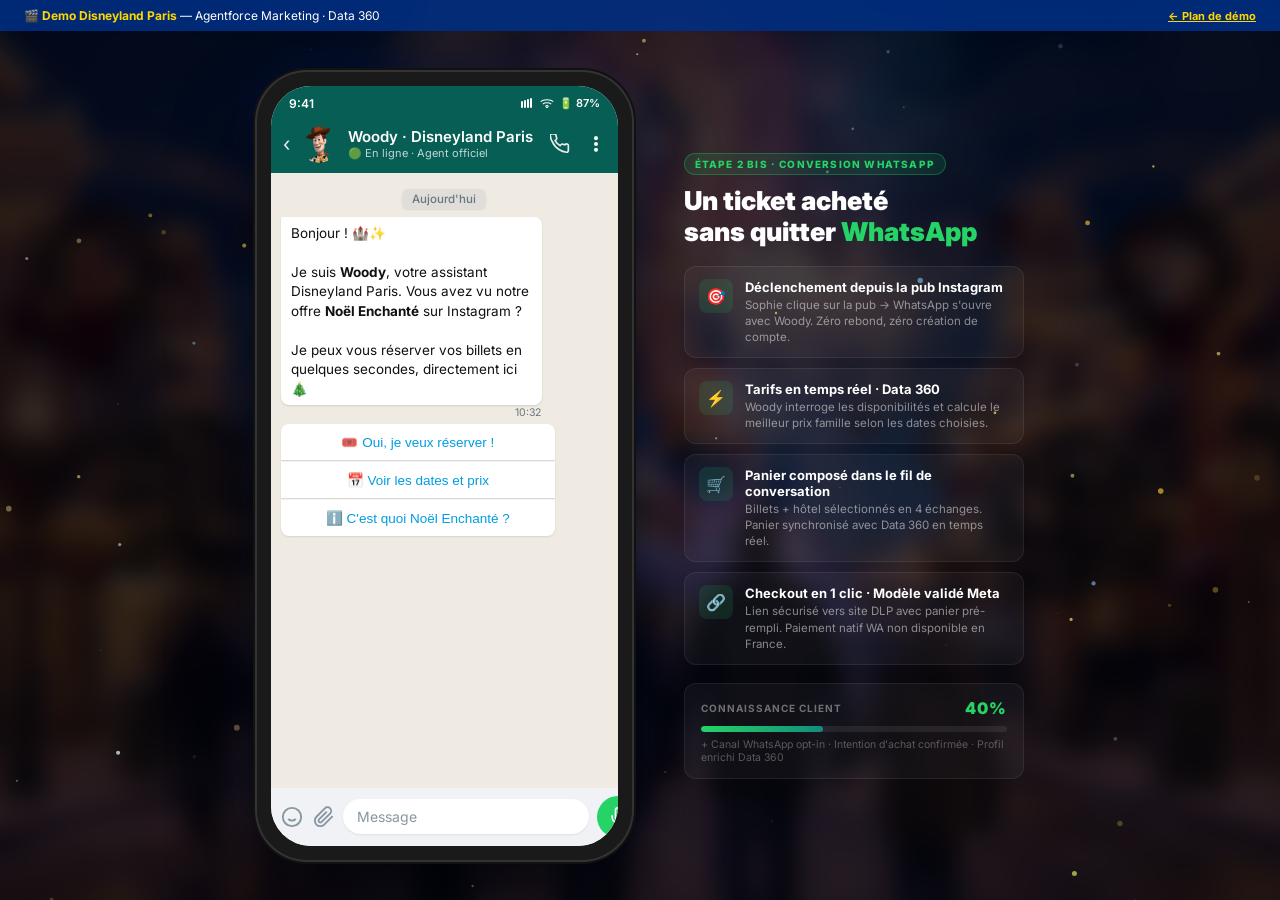
<file: whatsapp-tickets.html>
<!DOCTYPE html>
<html lang="fr">
<head>
  <meta charset="UTF-8">
  <meta name="viewport" content="width=device-width, initial-scale=1.0">
  <title>WhatsApp — Achat tickets Disney avec Woody</title>
  <link href="https://fonts.googleapis.com/css2?family=Inter:wght@400;500;600;700;800;900&display=swap" rel="stylesheet">
  <style>
    *, *::before, *::after { box-sizing: border-box; margin: 0; padding: 0; }

    body {
      font-family: 'Inter', sans-serif;
      background: #0a0a1a;
      min-height: 100vh;
      display: flex;
      flex-direction: column;
      overflow: hidden;
    }

    /* ── BACKGROUND ── */
    #bg-scene { position: fixed; inset: 0; z-index: 0; overflow: hidden; }
    #bg-photo {
      position: absolute; inset: 0;
      background: url('assets/hero-noel.jpg') center center / cover no-repeat;
      filter: brightness(0.45) saturate(1.2) blur(12px);
      transform: scale(1.05);
    }
    #bg-photo::after {
      content: '';
      position: absolute; inset: 0;
      background: radial-gradient(ellipse at 50% 60%, rgba(0,20,60,0.35) 0%, rgba(0,0,15,0.65) 100%);
    }
    #fireworks-canvas, #particles-canvas { position: absolute; inset: 0; pointer-events: none; }

    /* ── DEMO BAR ── */
    .demo-bar {
      position: relative; z-index: 20;
      background: rgba(0,48,135,0.85);
      backdrop-filter: blur(8px);
      color: #fff;
      padding: 8px 24px;
      font-size: 12px;
      display: flex;
      align-items: center;
      justify-content: space-between;
      flex-shrink: 0;
    }
    .demo-bar a { color: #FFD700; font-weight: 700; text-decoration: underline; font-size: 11px; }

    /* ── LAYOUT ── */
    .scene {
      position: relative; z-index: 10;
      flex: 1;
      display: flex;
      align-items: center;
      justify-content: center;
      gap: 52px;
      padding: 28px 24px;
    }

    /* ── PHONE FRAME ── */
    .phone {
      width: 375px;
      flex-shrink: 0;
      background: #1a1a1a;
      border-radius: 50px;
      padding: 14px;
      box-shadow:
        0 0 0 2px #333,
        0 0 0 4px #111,
        0 40px 80px rgba(0,0,0,0.8),
        0 0 60px rgba(0,80,255,0.12);
    }
    .phone-screen {
      background: #fff;
      border-radius: 40px;
      overflow: hidden;
      height: 760px;
      display: flex;
      flex-direction: column;
    }

    /* ── STATUS BAR ── */
    .status-bar {
      background: #075E54;
      display: flex;
      align-items: center;
      justify-content: space-between;
      padding: 10px 18px 6px;
      color: #fff;
      font-size: 12px;
      font-weight: 600;
      flex-shrink: 0;
    }

    /* ── WA HEADER ── */
    .wa-header {
      background: #075E54;
      display: flex;
      align-items: center;
      gap: 10px;
      padding: 8px 12px 10px;
      flex-shrink: 0;
    }
    .wa-back { color: #fff; font-size: 20px; opacity: 0.9; cursor: pointer; line-height: 1; }
    .wa-avatar {
      width: 38px; height: 38px; border-radius: 50%;
      overflow: hidden; flex-shrink: 0;
    }
    .wa-avatar-inner {
      width: 100%; height: 100%;
      background: linear-gradient(135deg, #003087, #0057B8);
      display: flex; align-items: center; justify-content: center;
      font-size: 18px;
    }
    .wa-contact { flex: 1; min-width: 0; }
    .wa-contact-name { font-size: 15px; font-weight: 600; color: #fff; }
    .wa-contact-status { font-size: 11px; color: rgba(255,255,255,0.75); }
    .wa-icons { display: flex; gap: 16px; color: rgba(255,255,255,0.9); }
    .wa-icons svg { width: 20px; height: 20px; fill: none; stroke: currentColor; stroke-width: 2; }

    /* ── CHAT AREA (light) ── */
    .wa-chat {
      flex: 1;
      min-height: 0;
      overflow-y: auto;
      padding: 10px 10px 4px;
      display: flex;
      flex-direction: column;
      gap: 2px;
      background-color: #EFEAE2;
    }
    .wa-chat::-webkit-scrollbar { width: 3px; }
    .wa-chat::-webkit-scrollbar-thumb { background: rgba(0,0,0,0.12); border-radius: 2px; }

    /* ── DATE DIVIDER ── */
    .chat-date {
      align-self: center;
      background: rgba(225,221,216,0.95);
      color: #667781;
      font-size: 11.5px;
      font-weight: 500;
      padding: 3px 10px;
      border-radius: 6px;
      margin: 6px 0;
      box-shadow: 0 1px 2px rgba(0,0,0,0.08);
    }

    /* ── MESSAGES ── */
    .msg { display: flex; flex-direction: column; max-width: 80%; margin-bottom: 1px; flex-shrink: 0; }
    .msg.bot { align-self: flex-start; }
    .msg.user { align-self: flex-end; }
    .msg.hidden { display: none; }

    .bubble {
      padding: 7px 10px 5px;
      border-radius: 8px;
      font-size: 13.5px;
      line-height: 1.45;
      position: relative;
      box-shadow: 0 1px 2px rgba(0,0,0,0.12);
    }
    .msg.bot .bubble {
      background: #fff;
      color: #111;
      border-top-left-radius: 2px;
    }
    .msg.user .bubble {
      background: #D9FDD3;
      color: #111;
      border-top-right-radius: 2px;
    }
    .bubble-time {
      font-size: 10.5px;
      color: #667781;
      text-align: right;
      margin-top: 1px;
      padding: 0 1px;
      display: flex;
      align-items: center;
      justify-content: flex-end;
      gap: 2px;
    }
    .tick svg { width: 14px; height: 14px; fill: #53BDEB; }

    /* ── TYPING INDICATOR ── */
    .typing-indicator {
      align-self: flex-start;
      background: #fff;
      border-radius: 8px 8px 8px 2px;
      padding: 10px 14px;
      display: none;
      box-shadow: 0 1px 2px rgba(0,0,0,0.12);
    }
    .typing-dots { display: flex; gap: 4px; align-items: center; }
    .typing-dots span {
      width: 7px; height: 7px; background: #8696A0;
      border-radius: 50%; animation: dotpulse 1.2s infinite;
    }
    .typing-dots span:nth-child(2) { animation-delay: 0.2s; }
    .typing-dots span:nth-child(3) { animation-delay: 0.4s; }
    @keyframes dotpulse {
      0%, 60%, 100% { transform: scale(1); opacity: 0.5; }
      30% { transform: scale(1.3); opacity: 1; }
    }

    /* ── QUICK REPLIES (style WA natif) ── */
    .qr-group {
      align-self: flex-start;
      display: flex;
      flex-direction: column;
      gap: 1px;
      margin-top: 2px;
      width: 84%;
      flex-shrink: 0;
    }
    .qr-btn {
      background: #fff;
      border: none;
      border-top: 1px solid #F0F2F5;
      color: #009DE2;
      font-size: 13.5px;
      font-weight: 500;
      padding: 10px 14px;
      cursor: pointer;
      text-align: center;
      display: flex;
      align-items: center;
      justify-content: center;
      gap: 7px;
      transition: background 0.12s;
      box-shadow: 0 1px 2px rgba(0,0,0,0.1);
    }
    .qr-btn:first-child { border-radius: 8px 8px 0 0; border-top: none; }
    .qr-btn:last-child { border-radius: 0 0 8px 8px; }
    .qr-btn:only-child { border-radius: 8px; }
    .qr-btn:hover { background: #F0F9FF; }


    /* ── PRICE TABLE CARD ── */
    .price-card {
      background: #fff;
      border-radius: 8px;
      overflow: visible;
      box-shadow: 0 1px 2px rgba(0,0,0,0.12);
      margin-top: 2px;
      flex-shrink: 0;
      width: 84%;
    }
    .price-card-header {
      background: #075E54;
      padding: 8px 12px;
      font-size: 11px;
      font-weight: 700;
      color: rgba(255,255,255,0.9);
      text-transform: uppercase;
      letter-spacing: 0.4px;
    }
    .price-row {
      display: flex;
      justify-content: space-between;
      align-items: center;
      padding: 9px 12px;
      border-bottom: 1px solid #F0F2F5;
      cursor: pointer;
      transition: background 0.12s;
    }
    .price-row:hover { background: #F7FFFE; }
    .price-row:last-child { border-bottom: none; }
    .price-row.recommended { background: #F0FFF8; }
    .price-row-label { font-size: 12px; color: #111; font-weight: 500; }
    .price-row-sub { font-size: 10.5px; color: #667781; margin-top: 1px; }
    .price-row-badge { font-size: 9.5px; font-weight: 700; color: #fff; background: #FFB800; padding: 1px 5px; border-radius: 3px; display: inline-block; margin-bottom: 2px; }
    .price-val { font-size: 14px; font-weight: 700; color: #075E54; text-align: right; }
    .price-val-old { font-size: 10.5px; color: #667781; text-decoration: line-through; text-align: right; }
    .price-footer {
      background: #F0F2F5;
      padding: 7px 12px;
      font-size: 10.5px;
      color: #667781;
      text-align: center;
    }

    /* ── HOTEL CARD ── */
    .hotel-card {
      background: #fff;
      border-radius: 8px;
      overflow: visible;
      box-shadow: 0 1px 2px rgba(0,0,0,0.12);
      margin-top: 2px;
      flex-shrink: 0;
      width: 84%;
    }
    .hotel-img-placeholder {
      width: 100%; height: 80px;
      background: linear-gradient(135deg, #003087 0%, #0057B8 100%);
      display: flex; align-items: center; justify-content: center;
      flex-direction: column; gap: 2px;
      color: rgba(255,255,255,0.7); font-size: 10px;
    }
    .hotel-img-placeholder span { font-size: 22px; }
    .hotel-card-body { padding: 9px 12px; }
    .hotel-name { font-size: 13px; font-weight: 700; color: #111; }
    .hotel-detail { font-size: 11px; color: #667781; margin-top: 2px; }
    .hotel-price { margin-top: 5px; display: flex; align-items: baseline; gap: 6px; }
    .hotel-price-val { font-size: 15px; font-weight: 800; color: #075E54; }
    .hotel-price-old { font-size: 11px; color: #667781; text-decoration: line-through; }
    .hotel-price-badge { font-size: 10px; font-weight: 700; background: #DCFCE7; color: #16A34A; padding: 1px 6px; border-radius: 4px; }

    /* ── RECAP CARD ── */
    .recap-card {
      background: #fff;
      border-radius: 8px;
      overflow: visible;
      box-shadow: 0 1px 2px rgba(0,0,0,0.12);
      margin-top: 2px;
      flex-shrink: 0;
      width: 84%;
    }
    .recap-header {
      background: #25D366;
      padding: 9px 12px;
      display: flex; align-items: center; gap: 8px;
    }
    .recap-header-title { font-size: 13px; font-weight: 700; color: #fff; }
    .recap-item {
      display: flex;
      align-items: center;
      gap: 8px;
      padding: 7px 12px;
      border-bottom: 1px solid #F0F2F5;
    }
    .recap-item-icon { font-size: 16px; flex-shrink: 0; }
    .recap-item-info { flex: 1; }
    .recap-item-name { font-size: 12px; font-weight: 600; color: #111; }
    .recap-item-detail { font-size: 10.5px; color: #667781; margin-top: 1px; }
    .recap-item-price { font-size: 13px; font-weight: 700; color: #075E54; flex-shrink: 0; }
    .recap-total {
      display: flex; justify-content: space-between; align-items: center;
      padding: 8px 12px;
      background: #F0F2F5;
    }
    .recap-total-label { font-size: 12px; font-weight: 700; color: #111; }
    .recap-total-val { font-size: 16px; font-weight: 900; color: #075E54; }
    .recap-economy {
      padding: 5px 12px;
      background: #DCFCE7;
      font-size: 10.5px;
      color: #16A34A;
      font-weight: 600;
      text-align: center;
    }

    /* ── CHECKOUT BUTTON (WA list-reply style natif) ── */
    .wa-list-btn {
      display: flex;
      align-items: center;
      gap: 10px;
      width: 84%;
      align-self: center;
      background: #fff;
      border: none;
      border-radius: 8px;
      padding: 11px 14px;
      margin-top: 2px;
      cursor: pointer;
      box-shadow: 0 1px 2px rgba(0,0,0,0.12);
      text-decoration: none;
      transition: background 0.12s;
    }
    .wa-list-btn:hover { background: #F0F9FF; }
    .wa-list-btn-icon {
      width: 36px; height: 36px; border-radius: 50%;
      background: #DCFCE7;
      display: flex; align-items: center; justify-content: center;
      font-size: 16px; flex-shrink: 0;
    }
    .wa-list-btn-text { flex: 1; text-align: left; }
    .wa-list-btn-title { font-size: 13.5px; font-weight: 700; color: #111; }
    .wa-list-btn-sub { font-size: 11px; color: #667781; margin-top: 1px; }
    .wa-list-btn-arrow { color: #25D366; font-size: 18px; font-weight: 700; }

    /* ── INPUT BAR ── */
    .wa-input {
      background: #F0F2F5;
      padding: 8px 10px;
      display: flex;
      align-items: center;
      gap: 8px;
      flex-shrink: 0;
    }
    .wa-input-field {
      flex: 1;
      background: #fff;
      border: none;
      border-radius: 20px;
      padding: 9px 14px;
      color: #111;
      font-size: 14px;
      font-family: inherit;
      outline: none;
      box-shadow: 0 1px 2px rgba(0,0,0,0.08);
    }
    .wa-input-field::placeholder { color: #8696A0; }
    .wa-input-icons { display: flex; gap: 10px; color: #8696A0; }
    .wa-input-icons svg { width: 22px; height: 22px; fill: none; stroke: currentColor; stroke-width: 2; cursor: pointer; }
    .wa-send-btn {
      background: #25D366; border-radius: 50%;
      width: 42px; height: 42px;
      display: flex; align-items: center; justify-content: center;
      flex-shrink: 0; cursor: pointer;
      border: none; transition: background 0.15s;
    }
    .wa-send-btn:hover { background: #1DA851; }
    .wa-send-btn svg { width: 20px; height: 20px; fill: none; stroke: #fff; stroke-width: 2; }

    /* ═══ INFO PANEL ═══ */
    .info-panel {
      width: 340px;
      flex-shrink: 0;
      display: flex;
      flex-direction: column;
      gap: 18px;
    }
    .info-tag {
      display: inline-flex;
      align-items: center;
      gap: 6px;
      background: rgba(37,211,102,0.12);
      border: 1px solid rgba(37,211,102,0.3);
      color: #25D366;
      font-size: 10px;
      font-weight: 800;
      letter-spacing: 1.2px;
      text-transform: uppercase;
      padding: 4px 10px;
      border-radius: 20px;
      margin-bottom: 10px;
    }
    .info-panel h2 {
      font-size: 26px;
      font-weight: 900;
      color: #fff;
      line-height: 1.2;
    }
    .info-panel h2 span { color: #25D366; }

    .signal-list { display: flex; flex-direction: column; gap: 10px; }
    .signal-item {
      display: flex;
      align-items: flex-start;
      gap: 12px;
      background: rgba(255,255,255,0.04);
      border: 1px solid rgba(255,255,255,0.07);
      border-radius: 12px;
      padding: 12px 14px;
    }
    .signal-icon {
      width: 34px; height: 34px; border-radius: 8px;
      background: rgba(37,211,102,0.12);
      display: flex; align-items: center; justify-content: center;
      font-size: 16px; flex-shrink: 0;
    }
    .signal-title { font-size: 13px; font-weight: 700; color: #fff; margin-bottom: 2px; }
    .signal-desc { font-size: 11.5px; color: rgba(255,255,255,0.5); line-height: 1.4; }

    .knowledge-bar {
      background: rgba(255,255,255,0.04);
      border: 1px solid rgba(255,255,255,0.07);
      border-radius: 12px;
      padding: 14px 16px;
    }
    .knowledge-bar-label {
      font-size: 10px; font-weight: 700; text-transform: uppercase;
      letter-spacing: 1px; color: rgba(255,255,255,0.4);
      margin-bottom: 8px;
      display: flex; align-items: center; justify-content: space-between;
    }
    .knowledge-bar-label span { font-size: 16px; font-weight: 900; color: #25D366; }
    .kb-track { height: 6px; background: rgba(255,255,255,0.08); border-radius: 3px; overflow: hidden; }
    .kb-fill { height: 100%; border-radius: 3px; background: linear-gradient(90deg, #25D366, #128C7E); }
    .kb-note { font-size: 10.5px; color: rgba(255,255,255,0.3); margin-top: 6px; }

    .hidden { display: none !important; }
  </style>
</head>
<body>

<div id="bg-scene">
  <div id="bg-photo"></div>
  <canvas id="fireworks-canvas"></canvas>
  <canvas id="particles-canvas"></canvas>
</div>

<div class="demo-bar">
  <span>🎬 <strong style="color:#FFD700;">Demo Disneyland Paris</strong> — Agentforce Marketing · Data 360</span>
  <a href="/Disney/Demo_Disney_SIC.html">← Plan de démo</a>
</div>

<div class="scene">

  <!-- ══ PHONE ══ -->
  <div class="phone">
    <div class="phone-screen">

      <div class="status-bar">
        <span>9:41</span>
        <span style="display:flex;align-items:center;gap:5px;">
          <svg width="14" height="10" viewBox="0 0 14 10" fill="white"><rect x="0" y="3" width="2" height="7" rx="1"/><rect x="3" y="2" width="2" height="8" rx="1"/><rect x="6" y="1" width="2" height="9" rx="1"/><rect x="9" y="0" width="2" height="10" rx="1"/></svg>
          <svg width="14" height="10" viewBox="0 0 20 14" fill="none" stroke="white" stroke-width="1.5"><path d="M1 5C4.5 1.5 15.5 1.5 19 5"/><path d="M4 8.5C6.5 6 13.5 6 16 8.5"/><path d="M7.5 12C9 10.5 11 10.5 12.5 12"/><circle cx="10" cy="14" r="1" fill="white"/></svg>
          <span style="font-size:11px;">🔋 87%</span>
        </span>
      </div>

      <div class="wa-header">
        <div class="wa-back">‹</div>
        <div class="wa-avatar"><img src="assets/woody.png" style="width:100%;height:100%;object-fit:cover;border-radius:50%;"></div>
        <div class="wa-contact">
          <div class="wa-contact-name">Woody · Disneyland Paris</div>
          <div class="wa-contact-status">🟢 En ligne · Agent officiel</div>
        </div>
        <div class="wa-icons">
          <svg viewBox="0 0 24 24"><path d="M22 16.92v3a2 2 0 01-2.18 2 19.79 19.79 0 01-8.63-3.07A19.5 19.5 0 013.07 9.82 19.79 19.79 0 01.22 1.18 2 2 0 012.22 0h3a2 2 0 012 1.72 12.84 12.84 0 00.7 2.81 2 2 0 01-.45 2.11L6.09 7.91a16 16 0 006 6l1.27-1.27a2 2 0 012.11-.45 12.84 12.84 0 002.81.7A2 2 0 0122 13.92z"/></svg>
          <svg viewBox="0 0 24 24"><circle cx="12" cy="5" r="1.5" fill="currentColor"/><circle cx="12" cy="12" r="1.5" fill="currentColor"/><circle cx="12" cy="19" r="1.5" fill="currentColor"/></svg>
        </div>
      </div>

      <!-- CHAT -->
      <div class="wa-chat" id="chat">
        <div class="chat-date">Aujourd'hui</div>

        <!-- STEP 0 : intro Woody -->
        <div class="msg bot" id="msg-intro">
          <div class="bubble">
            Bonjour ! 🏰✨<br><br>
            Je suis <strong>Woody</strong>, votre assistant Disneyland Paris. Vous avez vu notre offre <strong>Noël Enchanté</strong> sur Instagram ?<br><br>
            Je peux vous réserver vos billets en quelques secondes, directement ici 🎄
          </div>
          <div class="bubble-time">10:32</div>
        </div>

        <div class="qr-group" id="qr-intro">
          <button class="qr-btn" onclick="userReply('🎟️ Oui, je veux réserver !', 'step1')">🎟️ Oui, je veux réserver !</button>
          <button class="qr-btn" onclick="userReply('📅 Voir les dates et prix', 'step1')">📅 Voir les dates et prix</button>
          <button class="qr-btn" onclick="userReply('ℹ️ C\'est quoi Noël Enchanté ?', 'step1')">ℹ️ C'est quoi Noël Enchanté ?</button>
        </div>

        <!-- Typing indicator — anchor for dynamic insertions -->
        <div class="typing-indicator" id="typing">
          <div class="typing-dots"><span></span><span></span><span></span></div>
        </div>

      </div><!-- /chat -->

      <!-- Input bar -->
      <div class="wa-input">
        <div class="wa-input-icons">
          <svg viewBox="0 0 24 24"><circle cx="12" cy="12" r="10"/><path d="M8 14s1.5 2 4 2 4-2 4-2M9 9h.01M15 9h.01"/></svg>
          <svg viewBox="0 0 24 24"><path d="M21.44 11.05l-9.19 9.19a6 6 0 01-8.49-8.49l9.19-9.19a4 4 0 015.66 5.66l-9.2 9.19a2 2 0 01-2.83-2.83l8.49-8.48"/></svg>
        </div>
        <input class="wa-input-field" id="user-input" placeholder="Message" onkeydown="handleKey(event)">
        <button class="wa-send-btn" id="send-btn" onclick="handleSend()">
          <svg viewBox="0 0 24 24"><path d="M12 1a3 3 0 00-3 3v8a3 3 0 006 0V4a3 3 0 00-3-3z"/><path d="M19 10v2a7 7 0 01-14 0v-2M12 19v4M8 23h8"/></svg>
        </button>
      </div>

    </div>
  </div>

  <!-- ══ INFO PANEL ══ -->
  <div class="info-panel">
    <div>
      <div class="info-tag">ÉTAPE 2 BIS · CONVERSION WHATSAPP</div>
      <h2>Un ticket acheté<br>sans quitter <span>WhatsApp</span></h2>
    </div>

    <div class="signal-list">
      <div class="signal-item">
        <div class="signal-icon">🎯</div>
        <div>
          <div class="signal-title">Déclenchement depuis la pub Instagram</div>
          <div class="signal-desc">Sophie clique sur la pub → WhatsApp s'ouvre avec Woody. Zéro rebond, zéro création de compte.</div>
        </div>
      </div>
      <div class="signal-item">
        <div class="signal-icon">⚡</div>
        <div>
          <div class="signal-title">Tarifs en temps réel · Data 360</div>
          <div class="signal-desc">Woody interroge les disponibilités et calcule le meilleur prix famille selon les dates choisies.</div>
        </div>
      </div>
      <div class="signal-item">
        <div class="signal-icon">🛒</div>
        <div>
          <div class="signal-title">Panier composé dans le fil de conversation</div>
          <div class="signal-desc">Billets + hôtel sélectionnés en 4 échanges. Panier synchronisé avec Data 360 en temps réel.</div>
        </div>
      </div>
      <div class="signal-item">
        <div class="signal-icon">🔗</div>
        <div>
          <div class="signal-title">Checkout en 1 clic · Modèle validé Meta</div>
          <div class="signal-desc">Lien sécurisé vers site DLP avec panier pré-rempli. Paiement natif WA non disponible en France.</div>
        </div>
      </div>
    </div>

    <div class="knowledge-bar">
      <div class="knowledge-bar-label">
        Connaissance client
        <span>40%</span>
      </div>
      <div class="kb-track"><div class="kb-fill" style="width:40%;"></div></div>
      <div class="kb-note">+ Canal WhatsApp opt-in · Intention d'achat confirmée · Profil enrichi Data 360</div>
    </div>
  </div>

</div>

<!-- ═══ CHAT JS ═══ -->
<script>
let selectedDates = '22-23 déc.';
let selectedPrice = '460';
let withHotel = true;
let currentStep = 'intro';
let activeQRGroup = null; // ref to current QR group node so we can remove it

function nowTime() {
  const d = new Date();
  return d.getHours() + ':' + String(d.getMinutes()).padStart(2,'0');
}

function showTyping() {
  document.getElementById('typing').style.display = 'block';
  scrollChat();
}
function hideTyping() {
  document.getElementById('typing').style.display = 'none';
}
function scrollChat() {
  const c = document.getElementById('chat');
  setTimeout(() => { c.scrollTop = c.scrollHeight; }, 60);
}

/* Insert any element just before the typing indicator */
function insertNode(el) {
  document.getElementById('typing').before(el);
}

function appendUserMsg(text) {
  const t = nowTime();
  const div = document.createElement('div');
  div.className = 'msg user';
  div.innerHTML = `<div class="bubble">${text}</div><div class="bubble-time">${t} <span class="tick"><svg viewBox="0 0 16 11"><path d="M11.07.73L5.24 7.8 2.3 4.86.89 6.27l4.35 4.35L12.5 2.14z" fill="#53BDEB"/><path d="M15.07.73L9.24 7.8l-1.1-1.25L9.5 5.14l5.07-5.86L15.93.7z" fill="#53BDEB"/></svg></span></div>`;
  insertNode(div);
  scrollChat();
}

function appendBotMsg(html) {
  const t = nowTime();
  const div = document.createElement('div');
  div.className = 'msg bot';
  div.innerHTML = `<div class="bubble">${html}</div><div class="bubble-time">${t}</div>`;
  insertNode(div);
  scrollChat();
}

/* Remove current QR group from DOM */
function removeActiveQR() {
  if (activeQRGroup && activeQRGroup.parentNode) {
    activeQRGroup.parentNode.removeChild(activeQRGroup);
  }
  // also remove the static intro QR if still there
  const intro = document.getElementById('qr-intro');
  if (intro && intro.parentNode) intro.parentNode.removeChild(intro);
  activeQRGroup = null;
}

/* Create & insert a QR group, return the node */
function appendQRGroup(buttons) {
  removeActiveQR();
  const grp = document.createElement('div');
  grp.className = 'qr-group';
  buttons.forEach(({label, cb}) => {
    const btn = document.createElement('button');
    btn.className = 'qr-btn';
    btn.textContent = label;
    btn.onclick = cb;
    grp.appendChild(btn);
  });
  insertNode(grp);
  activeQRGroup = grp;
  scrollChat();
  return grp;
}

/* ── STEP 1 : Woody asks for dates ── */
function showStep1() {
  appendBotMsg('Parfait ! 🎉 Pour trouver les meilleures offres, quelles dates vous intéressent ? 📅<br><br>Tapez librement — exemple : <em>"22-23 décembre"</em> ou <em>"fin décembre, 2 jours"</em>');
  currentStep = 'dates';
}

/* ── STEP 2 : price table after Sophie types dates ── */
function showPriceTable(dateLabel) {
  selectedDates = dateLabel;

  appendBotMsg(`J'ai trouvé les meilleures fenêtres autour du ${dateLabel} 📊`);

  // Build price table card
  const card = document.createElement('div');
  card.className = 'price-card';
  card.innerHTML = `
    <div class="price-card-header">⚡ Meilleurs prix — 4 billets 2 jours · 2 Parcs</div>
    <div class="price-row" onclick="selectDate('18-19 déc.', '420')">
      <div>
        <div class="price-row-label">🗓 18–19 déc. 2026</div>
        <div class="price-row-sub">Avant Noël · Moins fréquenté</div>
      </div>
      <div style="text-align:right;">
        <div class="price-val">420 €</div>
        <div class="price-row-sub">Prix le plus bas</div>
      </div>
    </div>
    <div class="price-row recommended" onclick="selectDate('22-23 déc.', '460')">
      <div>
        <div class="price-row-badge">⭐ RECOMMANDÉ</div>
        <div class="price-row-label">🗓 22–23 déc. 2026</div>
        <div class="price-row-sub">Noël Enchanté · Parade + spectacle inclus</div>
      </div>
      <div style="text-align:right;">
        <div class="price-val-old">520 €</div>
        <div class="price-val">460 €</div>
        <div class="price-row-sub" style="color:#16A34A;">−11% famille</div>
      </div>
    </div>
    <div class="price-row" onclick="selectDate('27-28 déc.', '580')">
      <div>
        <div class="price-row-label">🗓 27–28 déc. 2026</div>
        <div class="price-row-sub">Entre Noël et Nouvel An · Très demandé</div>
      </div>
      <div style="text-align:right;">
        <div class="price-val" style="color:#F59E0B;">580 €</div>
        <div class="price-row-sub" style="color:#F59E0B;">Forte demande</div>
      </div>
    </div>
    <div class="price-footer">Appuyez sur une date pour la sélectionner</div>
  `;
  insertNode(card);
  currentStep = 'price';
  scrollChat();
}

/* ── STEP 3 : after date selection, ask hotel ── */
function selectDate(dateLabel, price) {
  selectedDates = dateLabel;
  selectedPrice = price;

  // Remove the price card
  const allCards = document.querySelectorAll('.price-card');
  allCards.forEach(c => c.parentNode && c.parentNode.removeChild(c));

  appendUserMsg(`✅ Je prends le ${dateLabel} — ${price} €`);
  showTyping();

  setTimeout(() => {
    hideTyping();
    appendBotMsg(`Excellent choix pour le ${dateLabel} ! 🌟 Vous dormez sur place ou vous rentrez chaque soir ?`);
    appendQRGroup([
      { label: "🏨 Ajouter une nuit d'hôtel", cb: () => userReply("🏨 Je veux ajouter une nuit d'hôtel", 'step4') },
      { label: "🎟️ Billets seulement",       cb: () => userReply('🎟️ Billets seulement', 'step5b') }
    ]);
    currentStep = 'hotel';
    scrollChat();
  }, 1300);
}

/* ── STEP 4 : propose hotel ── */
function showHotelCard() {
  appendBotMsg('Parfait ! J\'ai une offre hôtel exclusive pour les familles qui réservent avec moi 🏨✨<br><br>Je vous recommande le <strong>Disney Hotel New York – The Art of Marvel ★★★★</strong>, à 2 min des parcs. Dispo pour votre séjour du 22 au 24 déc. à partir de <strong>988 €</strong> (−10%).');

  appendQRGroup([
    { label: "🏨 En savoir plus sur cet hôtel",  cb: () => userReply("C'est bien cet hôtel ? Il y a une piscine pour les enfants ?", 'step4b') },
    { label: "✅ Je l'ajoute directement",        cb: () => userReply("✅ Je l'ajoute directement", 'step5') },
    { label: "❌ Non merci, billets seulement",   cb: () => userReply('Non merci, billets seulement', 'step5b') }
  ]);
  currentStep = 'hotel-confirm';
  scrollChat();
}

/* ── STEP 4b : Sophie pose une question, Woody répond avec la photo ── */
function showHotelDetails() {
  appendBotMsg('Excellente question ! 🌟 L\'Hôtel New York est idéal pour les familles avec enfants :');

  const card = document.createElement('div');
  card.className = 'hotel-card';
  card.innerHTML = `
    <img src="assets/hotel-new-york.jpg" style="width:100%;height:130px;object-fit:cover;border-radius:8px 8px 0 0;display:block;">
    <div class="hotel-card-body">
      <div class="hotel-name">Disney Hotel New York ★★★★</div>
      <div class="hotel-detail">
        🏊 Piscine couverte · 🎨 Galerie Marvel interactive<br>
        🍳 Petit-déjeuner Disney inclus · 🎢 Accès anticipé 30 min<br>
        📍 2 min à pied des parcs · Navette incluse
      </div>
      <div class="hotel-price">
        <div class="hotel-price-val">988 €</div>
        <div class="hotel-price-old">1 098 €</div>
        <div class="hotel-price-badge">−10%</div>
      </div>
    </div>
  `;
  insertNode(card);

  setTimeout(() => {
    appendBotMsg('Oui, il y a bien une piscine couverte chauffée — parfait pour Noël ! 🏊‍♀️<br>Je vous confirme la disponibilité pour le 22→24 déc. Je l\'ajoute à votre panier ?');
    appendQRGroup([
      { label: "✅ Oui, j'ajoute l'hôtel New York !", cb: () => userReply("✅ Parfait, j'ajoute l'hôtel !", 'step5') },
      { label: "❌ Non merci, billets seulement",     cb: () => userReply('Non merci, billets seulement', 'step5b') }
    ]);
    currentStep = 'hotel-confirm2';
    scrollChat();
  }, 1200);
  scrollChat();
}

/* ── STEP 5 : recap + checkout ── */
function triggerRecap(hotel) {
  removeActiveQR();

  appendBotMsg('Voici votre panier — tout est prêt pour finaliser en un clic 🎉');

  const eco = parseInt(selectedPrice) === 460 ? 170 : 110;
  const total = hotel ? parseInt(selectedPrice) + 988 : parseInt(selectedPrice);
  const hotelRow = hotel ? `
    <div class="recap-item">
      <div class="recap-item-icon">🏨</div>
      <div class="recap-item-info">
        <div class="recap-item-name">Hôtel New York ★★★★</div>
        <div class="recap-item-detail">22→24 déc. · 1 nuit · Petit-déj. inclus</div>
      </div>
      <div class="recap-item-price">988 €</div>
    </div>` : '';
  const ecoMsg = hotel
    ? `🎉 Vous économisez ${eco} € grâce à votre offre personnalisée`
    : '✅ Offre famille appliquée automatiquement';

  const recap = document.createElement('div');
  recap.className = 'recap-card';
  recap.innerHTML = `
    <div class="recap-header">
      <span>🛒</span>
      <div class="recap-header-title">Panier · Noël Enchanté 2026</div>
    </div>
    <div class="recap-item">
      <div class="recap-item-icon">🎟️</div>
      <div class="recap-item-info">
        <div class="recap-item-name">Billets datés · 2 Parcs</div>
        <div class="recap-item-detail">${selectedDates} · 2 adultes + 2 enfants · 2 jours</div>
      </div>
      <div class="recap-item-price">${selectedPrice} €</div>
    </div>
    ${hotelRow}
    <div class="recap-total">
      <div class="recap-total-label">Total</div>
      <div class="recap-total-val">${total.toLocaleString('fr-FR')} €</div>
    </div>
    <div class="recap-economy">${ecoMsg}</div>
  `;
  insertNode(recap);

  // Checkout button
  const btn = document.createElement('a');
  btn.href = 'cart.html';
  btn.className = 'wa-list-btn';
  btn.innerHTML = `
    <div class="wa-list-btn-icon">🏰</div>
    <div class="wa-list-btn-text">
      <div class="wa-list-btn-title">Finaliser ma réservation</div>
      <div class="wa-list-btn-sub">Paiement sécurisé · Annulation gratuite jusqu'au 15 déc.</div>
    </div>
    <div class="wa-list-btn-arrow">›</div>
  `;
  insertNode(btn);
  scrollChat();

  setTimeout(() => {
    appendBotMsg('Votre panier est sauvegardé 💾 — vous avez <strong>48h</strong> pour finaliser au même tarif.<br><br>À très bientôt à Disneyland Paris ! 🏰✨🎄');
    currentStep = 'done';
    scrollChat();
  }, 1500);
}

function userReply(text, nextStep) {
  removeActiveQR();
  appendUserMsg(text);
  showTyping();

  setTimeout(() => {
    hideTyping();
    if (nextStep === 'step1') {
      showStep1();
    } else if (nextStep === 'step4') {
      withHotel = true;
      showHotelCard();
    } else if (nextStep === 'step4b') {
      showHotelDetails();
    } else if (nextStep === 'step5') {
      withHotel = true;
      triggerRecap(true);
    } else if (nextStep === 'step5b') {
      withHotel = false;
      triggerRecap(false);
    }
    scrollChat();
  }, 1200);
}

function handleSend() {
  const input = document.getElementById('user-input');
  const text = input.value.trim();
  if (!text) return;
  input.value = '';
  updateSendBtn('');

  appendUserMsg(text);
  showTyping();

  const lower = text.toLowerCase();

  if (currentStep === 'intro') {
    setTimeout(() => {
      hideTyping();
      removeActiveQR();
      showStep1();
      scrollChat();
    }, 1200);
    return;
  } else if (currentStep === 'dates') {
    setTimeout(() => {
      hideTyping();
      showPriceTable(text);
    }, 1000);
    return;
  }

  let response = '';
  if (lower.includes('merci') || lower.includes('parfait') || lower.includes('super') || lower.includes('genial')) {
    response = 'Avec plaisir ! 😊 À très bientôt à Disneyland Paris 🏰🎄';
  } else if (lower.includes('prix') || lower.includes('tarif') || lower.includes('cher')) {
    response = 'Les tarifs que je vous propose sont les meilleurs disponibles pour votre famille, calculés en temps réel 🎯';
  } else if (lower.includes('annul') || lower.includes('remboursable')) {
    response = "Oui ! Les billets sont remboursables jusqu'à 3 jours avant votre visite, et l'hôtel jusqu'au 15 décembre. Aucun risque 🛡️";
  } else if (lower.includes('coupe') || lower.includes('fastpass') || lower.includes('file')) {
    response = 'Le pack Coupe-File peut s\'ajouter — je vous le proposerai lors de votre visite pour gagner encore plus de temps sur les attractions phares 🎢✨';
  } else {
    response = 'Je suis là pour vous aider à préparer votre séjour de rêve ! Des questions sur les billets, l\'hôtel ou les activités ? 🏰';
  }

  setTimeout(() => {
    hideTyping();
    appendBotMsg(response);
    scrollChat();
  }, 1300);
}

function handleKey(e) {
  if (e.key === 'Enter') handleSend();
}

function updateSendBtn(val) {
  const btn = document.getElementById('send-btn');
  if (val.trim()) {
    btn.innerHTML = '<svg viewBox="0 0 24 24" width="20" height="20" fill="none" stroke="#fff" stroke-width="2"><path d="M22 2L11 13M22 2l-7 20-4-9-9-4 20-7z"/></svg>';
  } else {
    btn.innerHTML = '<svg viewBox="0 0 24 24" width="20" height="20" fill="none" stroke="#fff" stroke-width="2"><path d="M12 1a3 3 0 00-3 3v8a3 3 0 006 0V4a3 3 0 00-3-3z"/><path d="M19 10v2a7 7 0 01-14 0v-2M12 19v4M8 23h8"/></svg>';
  }
}

document.getElementById('user-input').addEventListener('input', function() {
  updateSendBtn(this.value);
});
</script>

<!-- ═══ BACKGROUND ANIMATIONS ═══ -->
<script>
(function() {
  const pc = document.getElementById('particles-canvas');
  const pctx = pc.getContext('2d');
  const fc = document.getElementById('fireworks-canvas');
  const fctx = fc.getContext('2d');

  function resize() {
    pc.width = window.innerWidth; pc.height = window.innerHeight;
    fc.width = window.innerWidth; fc.height = window.innerHeight;
  }
  resize();
  window.addEventListener('resize', resize);

  // PARTICLES
  let particles = [];
  function mkParticle() {
    return {
      x: Math.random() * pc.width, y: pc.height + 10,
      vx: (Math.random() - 0.5) * 0.6, vy: -(Math.random() * 0.8 + 0.3),
      size: Math.random() * 2.5 + 0.5,
      alpha: Math.random() * 0.6 + 0.2,
      color: Math.random() < 0.6
        ? `hsl(${42 + Math.random()*20},100%,${60 + Math.random()*20}%)`
        : `hsl(${200 + Math.random()*40},80%,${70 + Math.random()*20}%)`,
      life: 0, maxLife: Math.random() * 200 + 150
    };
  }
  for (let i = 0; i < 80; i++) {
    const p = mkParticle();
    p.y = Math.random() * pc.height;
    p.life = Math.random() * p.maxLife;
    particles.push(p);
  }
  function animP() {
    pctx.clearRect(0, 0, pc.width, pc.height);
    if (particles.length < 100) particles.push(mkParticle());
    particles = particles.filter(p => p.life < p.maxLife);
    for (const p of particles) {
      p.x += p.vx; p.y += p.vy; p.life++;
      const fade = p.life < 30 ? p.life/30 : p.life > p.maxLife-30 ? (p.maxLife-p.life)/30 : 1;
      pctx.globalAlpha = p.alpha * fade;
      pctx.fillStyle = p.color;
      pctx.beginPath(); pctx.arc(p.x, p.y, p.size, 0, Math.PI*2); pctx.fill();
    }
    pctx.globalAlpha = 1;
    requestAnimationFrame(animP);
  }
  animP();

  // FIREWORKS
  let rockets = [], bursts = [];
  function launchFirework() {
    rockets.push({
      x: fc.width * (0.2 + Math.random() * 0.6),
      y: fc.height * 0.85,
      targetY: fc.height * (0.05 + Math.random() * 0.35),
      get vy() { return -(fc.height * 0.85 - this.targetY) / 50; }
    });
  }
  function explode(x, y) {
    const hue = Math.random() * 360;
    const count = 60 + Math.floor(Math.random() * 40);
    for (let i = 0; i < count; i++) {
      const angle = (Math.PI * 2 * i) / count;
      const speed = Math.random() * 3.5 + 1;
      bursts.push({
        x, y, vx: Math.cos(angle)*speed, vy: Math.sin(angle)*speed,
        alpha: 1, color: `hsl(${hue + Math.random()*30},100%,${55 + Math.random()*20}%)`,
        size: Math.random()*2.5+0.5
      });
    }
  }
  function animF() {
    fctx.clearRect(0, 0, fc.width, fc.height);
    const toExplode = [];
    rockets = rockets.filter(r => {
      r.y += r.vy;
      fctx.globalAlpha = 0.9; fctx.fillStyle = '#fff';
      fctx.beginPath(); fctx.arc(r.x, r.y, 2, 0, Math.PI*2); fctx.fill();
      if (r.y <= r.targetY) { toExplode.push([r.x, r.y]); return false; }
      return true;
    });
    toExplode.forEach(([x, y]) => explode(x, y));
    bursts = bursts.filter(b => b.alpha > 0.02);
    for (const b of bursts) {
      b.x += b.vx; b.y += b.vy; b.vy += 0.06; b.vx *= 0.98; b.alpha -= 0.018;
      fctx.globalAlpha = b.alpha; fctx.fillStyle = b.color;
      fctx.beginPath(); fctx.arc(b.x, b.y, b.size, 0, Math.PI*2); fctx.fill();
    }
    fctx.globalAlpha = 1;
    requestAnimationFrame(animF);
  }
  animF();

  function scheduleBurst() {
    const count = 2 + Math.floor(Math.random() * 2);
    for (let i = 0; i < count; i++) setTimeout(launchFirework, i * 300);
    setTimeout(scheduleBurst, 7000 + Math.random() * 4000);
  }
  setTimeout(scheduleBurst, 1500);
})();
</script>

</body>
</html>
</file>
<file: styles.css>
/* ===== RESET & BASE ===== */
*, *::before, *::after { box-sizing: border-box; margin: 0; padding: 0; }
html { scroll-behavior: smooth; }
body { font-family: 'Open Sans', 'Lato', sans-serif; color: #1A1A2E; background: #fff; overflow-x: hidden; }
a { text-decoration: none; color: inherit; }
img { max-width: 100%; display: block; }

.container { max-width: 1280px; margin: 0 auto; padding: 0 24px; }

/* ===== BUTTONS ===== */
.btn {
  display: inline-flex; align-items: center; justify-content: center; gap: 8px;
  padding: 12px 24px; border-radius: 4px; font-weight: 700; font-size: 14px;
  letter-spacing: 0.5px; cursor: pointer; border: 2px solid transparent;
  transition: all 0.2s ease; white-space: nowrap;
}
.btn--primary { background: #C8102E; color: #fff; border-color: #C8102E; }
.btn--primary:hover { background: #a50d25; border-color: #a50d25; }
.btn--secondary { background: transparent; color: #0E1A4C; border-color: #0E1A4C; }
.btn--secondary:hover { background: #0E1A4C; color: #fff; }
.btn--outline-white { background: transparent; color: #fff; border-color: #fff; }
.btn--outline-white:hover { background: #fff; color: #0E1A4C; }
.btn--white { background: #fff; color: #0E1A4C; border-color: #fff; }
.btn--white:hover { background: #f0f0f0; }
.btn--hero { background: #C8102E; color: #fff; border-color: #C8102E; font-size: 16px; padding: 14px 32px; border-radius: 4px; }
.btn--hero:hover { background: #a50d25; }
.btn--sm { padding: 8px 16px; font-size: 13px; }
.btn--booking { padding: 14px 28px; font-size: 15px; }
.btn--full { width: 100%; }

/* ===== HEADER ===== */
.header { position: sticky; top: 0; z-index: 100; background: #0E1A4C; }
.header__utility {
  background: #06112e; padding: 8px 0;
  font-size: 12px; color: rgba(255,255,255,0.7);
}
.header__utility .container { display: flex; align-items: center; justify-content: space-between; }
.header__utility-link { color: rgba(255,255,255,0.7); font-size: 12px; transition: color 0.2s; }
.header__utility-link:hover { color: #fff; }
.header__utility-link--icon { display: flex; align-items: center; gap: 4px; }
.header__utility-right { display: flex; align-items: center; gap: 20px; }

.header__main { padding: 12px 0; border-top: 1px solid rgba(255,255,255,0.1); }
.header__main-inner { display: flex; align-items: center; gap: 32px; }
.header__logo { flex-shrink: 0; }
.header__logo img { height: 44px; width: auto; }
.header__nav { display: flex; align-items: center; gap: 8px; flex: 1; }
.header__nav-item {
  color: rgba(255,255,255,0.85); font-size: 14px; font-weight: 600;
  padding: 8px 12px; border-radius: 4px; transition: all 0.2s;
}
.header__nav-item:hover { color: #fff; background: rgba(255,255,255,0.1); }
.header__nav-item--highlight { color: #FFD700; }
.header__ctas { display: flex; align-items: center; gap: 8px; flex-shrink: 0; }

/* ===== HERO ===== */
.hero {
  position: relative; min-height: 600px; display: flex; align-items: center;
  overflow: hidden; background: #0E1A4C;
}
.hero__background { position: absolute; inset: 0; }
.hero__img { width: 100%; height: 100%; object-fit: cover; opacity: 0.7; }
.hero__overlay { position: absolute; inset: 0; background: linear-gradient(to right, rgba(14,26,76,0.85) 40%, rgba(14,26,76,0.2) 100%); }
.hero__content { position: relative; z-index: 2; display: flex; justify-content: space-between; align-items: flex-end; padding-bottom: 40px; padding-top: 60px; }
.hero__text { max-width: 560px; }
.hero__label { font-size: 14px; font-weight: 700; letter-spacing: 2px; text-transform: uppercase; color: #FFD700; margin-bottom: 12px; }
.hero__title { font-size: 52px; font-weight: 900; color: #fff; line-height: 1.1; margin-bottom: 16px; }
.hero__subtitle { font-size: 20px; color: rgba(255,255,255,0.85); margin-bottom: 32px; }

/* Personalization badge */
.perso-badge {
  position: absolute; top: 20px; left: 24px; z-index: 10;
  background: rgba(200,16,46,0.9); color: #fff; font-size: 12px; font-weight: 600;
  padding: 6px 14px; border-radius: 20px; display: flex; align-items: center; gap: 6px;
  backdrop-filter: blur(4px);
}

/* Social proof */
.social-proof {
  background: rgba(255,255,255,0.15); backdrop-filter: blur(8px);
  border: 1px solid rgba(255,255,255,0.25); border-radius: 12px;
  padding: 16px 20px; display: flex; align-items: center; gap: 12px;
  color: #fff; font-size: 13px; max-width: 300px;
  animation: fadeInUp 0.6s ease 1.5s both;
}
.social-proof__icon { font-size: 28px; }
.social-proof__text strong { display: block; font-size: 20px; font-weight: 900; }

/* ===== BOOKING WIDGET ===== */
.booking-widget { background: #fff; padding: 0 0 8px; box-shadow: 0 4px 20px rgba(0,0,0,0.12); position: relative; z-index: 50; }
.booking-widget .container { padding-top: 0; padding-bottom: 8px; }
.booking-widget__tabs { display: flex; border-bottom: 2px solid #e5e7eb; }
.booking-tab {
  padding: 14px 24px; font-size: 14px; font-weight: 700; color: #6b7280;
  background: none; border: none; cursor: pointer; border-bottom: 3px solid transparent;
  margin-bottom: -2px; transition: all 0.2s;
}
.booking-tab--active { color: #C8102E; border-bottom-color: #C8102E; }
.booking-tab:hover { color: #0E1A4C; }
.booking-form { display: flex; align-items: flex-end; gap: 12px; padding: 16px 0 8px; flex-wrap: wrap; }
.booking-form__field { flex: 1; min-width: 160px; }
.booking-form__label { display: block; font-size: 11px; font-weight: 700; color: #6b7280; text-transform: uppercase; letter-spacing: 0.5px; margin-bottom: 6px; }
.booking-form__input {
  display: flex; align-items: center; gap: 8px;
  border: 1.5px solid #d1d5db; border-radius: 4px; padding: 10px 12px;
  font-size: 14px; color: #1A1A2E; background: #fff; cursor: pointer;
  transition: border-color 0.2s;
}
.booking-form__input:hover { border-color: #0E1A4C; }
.booking-form__input--select { justify-content: space-between; }
.booking-widget__hint { font-size: 12px; color: #6b7280; padding-bottom: 8px; }
.booking-widget__hint a { color: #C8102E; text-decoration: underline; }

/* ===== SECTIONS ===== */
.section { padding: 64px 0; }
.section--light { background: #f9fafb; }
.section--white { background: #fff; }
.section--dark { background: #0E1A4C; }
.section--blue { background: #1B3A8C; }
.section--newsletter { background: #C8102E; padding: 48px 0; }
.section--perso { background: #FFF8E1; border-top: 3px solid #F59E0B; }
.section__title { font-size: 32px; font-weight: 900; color: #0E1A4C; margin-bottom: 16px; }
.section__title--white { color: #fff; }
.section__intro { font-size: 16px; color: #4b5563; margin-bottom: 40px; max-width: 720px; }
.section__intro--white { color: rgba(255,255,255,0.85); }
.section__title-row { display: flex; align-items: center; gap: 16px; margin-bottom: 8px; }
.section__subtitle { font-size: 15px; color: #6b7280; margin-bottom: 32px; }
.section__cta-center { text-align: center; margin-top: 40px; }

/* Personalization tag */
.perso-tag {
  display: inline-flex; align-items: center; gap: 4px;
  background: #F59E0B; color: #fff; font-size: 11px; font-weight: 700;
  padding: 4px 10px; border-radius: 20px; text-transform: uppercase; letter-spacing: 0.5px;
}

/* ===== CARDS ===== */
.cards { display: grid; gap: 24px; }
.cards--3 { grid-template-columns: repeat(3, 1fr); }
.cards--2 { grid-template-columns: repeat(2, 1fr); }
.cards--hotels { display: flex; flex-direction: column; gap: 24px; }

.card {
  background: #fff; border-radius: 12px; overflow: hidden;
  box-shadow: 0 2px 12px rgba(0,0,0,0.08);
  transition: transform 0.2s, box-shadow 0.2s; position: relative;
}
.card:hover { transform: translateY(-4px); box-shadow: 0 8px 24px rgba(0,0,0,0.14); }
.card--highlight { border: 2px solid #C8102E; }
.card--recommended { border: 2px solid #F59E0B; }
.card__img-wrap { height: 200px; overflow: hidden; background: #e5e7eb; }
.card__img-wrap--short { height: 160px; }
.card__img { width: 100%; height: 100%; object-fit: cover; transition: transform 0.3s; }
.card:hover .card__img { transform: scale(1.04); }
.card__body { padding: 20px; }
.card__stars { color: #F59E0B; font-size: 16px; margin-bottom: 6px; letter-spacing: 2px; }
.card__title { font-size: 18px; font-weight: 700; color: #0E1A4C; margin-bottom: 8px; line-height: 1.3; }
.card__distance { font-size: 12px; color: #6b7280; margin-bottom: 8px; }
.card__text { font-size: 14px; color: #4b5563; line-height: 1.6; margin-bottom: 16px; }
.card__sub { font-size: 12px; color: #6b7280; margin-bottom: 16px; font-style: italic; }
.card__tag {
  position: absolute; top: 12px; left: 12px; z-index: 2;
  background: #0E1A4C; color: #fff; font-size: 11px; font-weight: 700;
  padding: 4px 10px; border-radius: 20px;
}
.card__badge {
  position: absolute; top: 12px; right: 12px; z-index: 2;
  font-size: 11px; font-weight: 700; padding: 4px 10px; border-radius: 20px;
}
.card__badge--reco { background: #F59E0B; color: #fff; }
.card__upsell {
  display: flex; align-items: flex-start; gap: 6px;
  background: #FFF8E1; border: 1px solid #F59E0B; border-radius: 6px;
  padding: 8px 12px; font-size: 12px; color: #92400e; margin-bottom: 14px;
}
.card--hotel-list { display: flex; flex-direction: row; }
.card--hotel-list .card__img-wrap { width: 280px; flex-shrink: 0; height: auto; min-height: 180px; }
.card--hotel-list .card__img-wrap img { height: 100%; }
.card--hotel-list .card__body { flex: 1; }

/* ===== EVENTS SUB-LABEL ===== */
.events-sub-label {
  font-size: 13px; font-weight: 700; text-transform: uppercase; letter-spacing: 1.5px;
  color: #C8102E; margin-bottom: 20px; margin-top: 32px; padding-left: 4px;
  border-left: 3px solid #C8102E;
  padding-left: 12px;
}

/* ===== DISNEYLAND PASS ===== */
.pass-section { display: flex; align-items: center; gap: 64px; }
.pass-section__text { flex: 1; }
.pass-section__body { font-size: 16px; color: rgba(255,255,255,0.8); line-height: 1.7; margin-bottom: 32px; }
.pass-section__visual { flex-shrink: 0; width: 340px; border-radius: 12px; overflow: hidden; }
.pass-section__visual img { width: 100%; border-radius: 12px; }

/* ===== UNIVERSES ===== */
.universes-grid { display: grid; grid-template-columns: repeat(7, 1fr); gap: 12px; }
.universe-card { display: flex; flex-direction: column; align-items: center; gap: 10px; }
.universe-card__img { width: 100%; aspect-ratio: 1; border-radius: 50%; overflow: hidden; position: relative; }
.universe-card__img img { width: 100%; height: 100%; object-fit: cover; }
.universe-card__label { font-size: 12px; font-weight: 700; text-align: center; color: #0E1A4C; line-height: 1.3; }
.universe-card:hover .universe-card__img { transform: scale(1.05); transition: transform 0.2s; }

/* ===== HOTELS CTA ===== */
.hotels-cta-block { background: #f0f4ff; border-radius: 12px; padding: 32px; margin-top: 40px; display: flex; align-items: center; gap: 32px; }
.hotels-cta-block h3 { font-size: 22px; font-weight: 900; color: #0E1A4C; margin-bottom: 8px; }
.hotels-cta-block p { font-size: 14px; color: #4b5563; flex: 1; }
.hotels-cta-block__buttons { display: flex; gap: 12px; flex-shrink: 0; }

/* ===== REASSURANCE ===== */
.reassurance-grid { display: grid; grid-template-columns: repeat(5, 1fr); gap: 24px; }
.reassurance-item { text-align: center; color: rgba(255,255,255,0.9); }
.reassurance-item__icon { font-size: 32px; margin-bottom: 12px; }
.reassurance-item h4 { font-size: 14px; font-weight: 700; margin-bottom: 8px; color: #fff; }
.reassurance-item p { font-size: 13px; line-height: 1.5; color: rgba(255,255,255,0.75); }

/* ===== NEWSLETTER ===== */
.newsletter-block { display: flex; align-items: center; justify-content: space-between; gap: 32px; }
.newsletter-block__text h2 { font-size: 22px; font-weight: 900; color: #fff; margin-bottom: 8px; }
.newsletter-block__text p { font-size: 14px; color: rgba(255,255,255,0.85); }

/* ===== FOOTER ===== */
.footer { background: #06112e; padding: 48px 0 24px; color: rgba(255,255,255,0.7); }
.footer__grid { display: grid; grid-template-columns: repeat(4, 1fr); gap: 32px; margin-bottom: 40px; }
.footer__col-title { font-size: 11px; font-weight: 700; letter-spacing: 1.5px; text-transform: uppercase; color: #fff; margin-bottom: 16px; }
.footer__links { list-style: none; display: flex; flex-direction: column; gap: 8px; }
.footer__links a { font-size: 13px; color: rgba(255,255,255,0.6); transition: color 0.2s; }
.footer__links a:hover { color: #fff; }
.footer__contact { margin-top: 20px; font-size: 13px; line-height: 1.8; }
.footer__contact strong { color: #fff; }
.footer__contact-sub { font-size: 11px; color: rgba(255,255,255,0.4); }
.footer__bottom { border-top: 1px solid rgba(255,255,255,0.1); padding-top: 24px; font-size: 12px; text-align: center; color: rgba(255,255,255,0.4); }

/* ===== EXIT INTENT MODAL ===== */
.modal-overlay {
  position: fixed; inset: 0; background: rgba(0,0,0,0.6); z-index: 1000;
  display: flex; align-items: center; justify-content: center;
  animation: fadeIn 0.3s ease;
}
.modal {
  background: #fff; border-radius: 20px; padding: 40px 36px;
  max-width: 440px; width: 90%; text-align: center; position: relative;
  animation: scaleIn 0.3s ease;
  box-shadow: 0 20px 60px rgba(0,0,0,0.3);
}
.modal__close {
  position: absolute; top: 16px; right: 16px; background: #f3f4f6;
  border: none; border-radius: 50%; width: 32px; height: 32px;
  font-size: 16px; cursor: pointer; display: flex; align-items: center; justify-content: center;
  transition: background 0.2s;
}
.modal__close:hover { background: #e5e7eb; }
.modal__icon { font-size: 48px; margin-bottom: 16px; }
.modal__title { font-size: 24px; font-weight: 900; color: #0E1A4C; margin-bottom: 12px; }
.modal__text { font-size: 15px; color: #4b5563; line-height: 1.6; margin-bottom: 20px; }
.modal__offer { display: flex; align-items: center; justify-content: center; gap: 10px; margin-bottom: 24px; background: #FFF8E1; border: 2px solid #F59E0B; border-radius: 8px; padding: 12px 20px; }
.modal__offer-badge { background: #C8102E; color: #fff; font-size: 20px; font-weight: 900; padding: 6px 12px; border-radius: 6px; }
.modal__offer span { font-size: 14px; color: #0E1A4C; font-weight: 600; }
.modal__form { display: flex; flex-direction: column; gap: 12px; margin-bottom: 12px; }
.modal__input { border: 2px solid #d1d5db; border-radius: 6px; padding: 12px 16px; font-size: 15px; outline: none; transition: border-color 0.2s; }
.modal__input:focus { border-color: #0E1A4C; }
.modal__legal { font-size: 11px; color: #9ca3af; }

/* ===== RECONCILIATION TOAST ===== */
.reconciliation-toast {
  position: fixed; bottom: 100px; right: 24px; z-index: 900;
  animation: slideInRight 0.5s ease;
}
.reconciliation-toast__inner {
  background: #064E3B; color: #fff; border-radius: 12px;
  padding: 16px 20px; display: flex; align-items: center; gap: 12px;
  box-shadow: 0 4px 20px rgba(0,0,0,0.3); min-width: 320px;
}
.reconciliation-toast__icon { font-size: 24px; }
.reconciliation-toast__text { display: flex; flex-direction: column; gap: 2px; font-size: 14px; }
.reconciliation-toast__text strong { font-size: 15px; }

/* ===== CHAT WIDGET ===== */
.chat-widget { position: fixed; bottom: 24px; right: 24px; z-index: 500; }
.chat-widget__trigger {
  width: 64px; height: 64px; border-radius: 50%; background: #C8102E;
  border: none; cursor: pointer; display: flex; align-items: center; justify-content: center;
  box-shadow: 0 4px 20px rgba(200,16,46,0.4); transition: transform 0.2s, box-shadow 0.2s;
  position: relative; overflow: visible; font-size: 28px;
}
.chat-widget__trigger:hover { transform: scale(1.08); box-shadow: 0 6px 28px rgba(200,16,46,0.5); }
.chat-widget__avatar { width: 64px; height: 64px; border-radius: 50%; object-fit: cover; }
.chat-widget__icon-fallback { font-size: 28px; }
.chat-widget__badge {
  position: absolute; top: -4px; right: -4px;
  background: #F59E0B; color: #fff; font-size: 11px; font-weight: 700;
  width: 20px; height: 20px; border-radius: 50%; display: flex; align-items: center; justify-content: center;
  border: 2px solid #fff; animation: pulse 2s infinite;
}

.chat-window {
  position: absolute; bottom: 76px; right: 0; width: 440px;
  background: #fff; border-radius: 16px;
  box-shadow: 0 8px 40px rgba(0,0,0,0.18); overflow: hidden;
  animation: scaleInUp 0.2s ease;
}
.chat-window__header {
  background: #0E1A4C; padding: 16px; display: flex; align-items: center; gap: 10px;
}
.chat-window__avatar { width: 40px; height: 40px; border-radius: 50%; border: 2px solid rgba(255,255,255,0.3); }
.chat-window__icon-fallback { font-size: 24px; }
.chat-window__header-text { flex: 1; }
.chat-window__header-text strong { display: block; color: #fff; font-size: 15px; }
.chat-window__status { font-size: 12px; color: #86efac; display: flex; align-items: center; gap: 4px; }
.chat-window__status::before { content: ''; width: 7px; height: 7px; background: #86efac; border-radius: 50%; display: inline-block; }
.chat-window__close { background: none; border: none; color: rgba(255,255,255,0.6); font-size: 18px; cursor: pointer; padding: 4px; margin-left: auto; }
.chat-window__close:hover { color: #fff; }
.chat-window__messages { height: 440px; overflow-y: auto; padding: 16px; display: flex; flex-direction: column; gap: 12px; background: #f9fafb; }
.chat-msg { display: flex; gap: 8px; max-width: 85%; }
.chat-msg--bot { align-self: flex-start; }
.chat-msg--user { align-self: flex-end; flex-direction: row-reverse; }
.chat-msg__bubble {
  padding: 10px 14px; border-radius: 12px; font-size: 14px; line-height: 1.5;
}
.chat-msg--bot .chat-msg__bubble { background: #fff; color: #1A1A2E; border: 1px solid #e5e7eb; border-radius: 4px 12px 12px 12px; box-shadow: 0 1px 4px rgba(0,0,0,0.06); }
.chat-msg--user .chat-msg__bubble { background: #C8102E; color: #fff; border-radius: 12px 12px 4px 12px; }
.chat-msg__avatar { width: 32px; height: 32px; border-radius: 50%; background: #0E1A4C; display: flex; align-items: center; justify-content: center; font-size: 16px; flex-shrink: 0; }
.chat-typing { display: flex; gap: 4px; align-items: center; padding: 10px 14px; }
.chat-typing span { width: 6px; height: 6px; background: #9ca3af; border-radius: 50%; animation: typingDot 1.2s infinite; }
.chat-typing span:nth-child(2) { animation-delay: 0.2s; }
.chat-typing span:nth-child(3) { animation-delay: 0.4s; }

.chat-window__input-area { display: flex; align-items: center; gap: 8px; padding: 12px; border-top: 1px solid #e5e7eb; background: #fff; }
.chat-window__input { flex: 1; border: 1.5px solid #d1d5db; border-radius: 20px; padding: 8px 14px; font-size: 14px; outline: none; transition: border-color 0.2s; }
.chat-window__input:focus { border-color: #0E1A4C; }
.chat-window__send { background: #C8102E; color: #fff; border: none; border-radius: 50%; width: 36px; height: 36px; display: flex; align-items: center; justify-content: center; cursor: pointer; transition: background 0.2s; }
.chat-window__send:hover { background: #a50d25; }
.chat-window__disclaimer { text-align: center; padding: 6px 12px; font-size: 11px; color: #9ca3af; background: #f9fafb; border-top: 1px solid #f3f4f6; display: flex; align-items: center; justify-content: center; gap: 4px; }

/* ===== DATA CLOUD PANEL ===== */
.dc-panel {
  position: fixed; top: 80px; right: 0; width: 360px;
  background: #0F172A; border-radius: 16px 0 0 16px;
  box-shadow: -4px 0 30px rgba(0,0,0,0.3); z-index: 800;
  transition: transform 0.35s ease; overflow: hidden;
  border: 1px solid rgba(255,255,255,0.1); border-right: none;
}
.dc-panel--hidden { transform: translateX(100%); }
.dc-panel__header {
  background: #1e293b; padding: 14px 16px;
  display: flex; align-items: center; justify-content: space-between;
  border-bottom: 1px solid rgba(255,255,255,0.1);
}
.dc-panel__logo { display: flex; align-items: center; gap: 8px; }
.dc-panel__logo img { height: 20px; }
.dc-panel__logo span { font-size: 13px; font-weight: 700; color: #fff; }
.dc-panel__close { background: rgba(255,255,255,0.1); border: none; color: rgba(255,255,255,0.7); width: 28px; height: 28px; border-radius: 50%; cursor: pointer; font-size: 14px; display: flex; align-items: center; justify-content: center; transition: background 0.2s; }
.dc-panel__close:hover { background: rgba(255,255,255,0.2); color: #fff; }
.dc-panel__content { padding: 16px; max-height: calc(100vh - 160px); overflow-y: auto; }
.dc-panel__status { display: flex; align-items: center; gap: 8px; padding: 10px 14px; border-radius: 8px; margin-bottom: 16px; font-size: 13px; font-weight: 700; }
.dc-panel__status--unknown { background: rgba(107,114,128,0.2); color: #9ca3af; }
.dc-panel__status--known { background: rgba(52,211,153,0.15); color: #34d399; }
.dc-status-dot { width: 8px; height: 8px; border-radius: 50%; background: currentColor; }
.dc-panel__section { margin-bottom: 20px; border: 1px solid rgba(255,255,255,0.08); border-radius: 10px; padding: 14px; }
.dc-panel__section--hidden { display: none; }
.dc-section-title { font-size: 11px; font-weight: 700; letter-spacing: 1px; text-transform: uppercase; color: #6b7280; margin-bottom: 12px; }
.dc-section-title--success { color: #34d399; }
.dc-field { display: flex; flex-direction: column; gap: 3px; margin-bottom: 10px; }
.dc-field--hidden { display: none; }
.dc-field__label { font-size: 10px; font-weight: 700; letter-spacing: 0.8px; text-transform: uppercase; color: #6b7280; }
.dc-field__value { font-size: 13px; color: #e2e8f0; }
.dc-field__value--mono { font-family: monospace; font-size: 12px; color: #94a3b8; }
.dc-badge { display: inline-flex; align-items: center; padding: 3px 10px; border-radius: 20px; font-size: 12px; font-weight: 700; }
.dc-badge--blue { background: rgba(59,130,246,0.2); color: #60a5fa; }
.dc-badge--green { background: rgba(52,211,153,0.2); color: #34d399; }
.dc-badge--orange { background: rgba(245,158,11,0.2); color: #fbbf24; }
.dc-badge--grey { background: rgba(107,114,128,0.2); color: #9ca3af; }
.dc-reconciliation-arrow { display: flex; align-items: center; gap: 8px; margin-bottom: 10px; }
.dc-arrow { color: #34d399; font-size: 18px; font-weight: 900; }

.dc-toggle-btn {
  position: fixed; top: 140px; right: 0; z-index: 801;
  background: #1e293b; color: #60a5fa; border: 1px solid rgba(255,255,255,0.1); border-right: none;
  border-radius: 8px 0 0 8px; padding: 10px 12px;
  display: flex; flex-direction: column; align-items: center; gap: 4px;
  cursor: pointer; font-size: 10px; font-weight: 700; letter-spacing: 0.5px;
  box-shadow: -2px 0 12px rgba(0,0,0,0.2); transition: background 0.2s;
}
.dc-toggle-btn:hover { background: #0f172a; }
.dc-toggle-btn span { text-transform: uppercase; }

/* ===== CHAT CARDS (Woody page actions) ===== */
.chat-card {
  background: #fff; border: 1px solid #e5e7eb; border-radius: 12px; overflow: hidden;
  margin-top: 8px; box-shadow: 0 2px 8px rgba(0,0,0,0.08); cursor: pointer;
  transition: box-shadow 0.2s; width: 100%;
}
.chat-card:hover { box-shadow: 0 4px 16px rgba(0,0,0,0.14); }
.chat-card__img { height: 100px; overflow: hidden; background: #0E1A4C; position: relative; }
.chat-card__img img { width: 100%; height: 100%; object-fit: cover; }
.chat-card__img-placeholder { width: 100%; height: 100%; display: flex; align-items: center; justify-content: center; font-size: 40px; }
.chat-card__body { padding: 10px 12px; }
.chat-card__tag { font-size: 10px; font-weight: 700; text-transform: uppercase; letter-spacing: 0.8px; color: #C8102E; margin-bottom: 4px; }
.chat-card__title { font-size: 13px; font-weight: 700; color: #0E1A4C; margin-bottom: 4px; line-height: 1.3; }
.chat-card__price { font-size: 14px; font-weight: 900; color: #C8102E; }
.chat-card__link { display: block; text-align: center; background: #C8102E; color: #fff; font-size: 12px; font-weight: 700; padding: 8px 12px; }
.chat-card__link:hover { background: #a50d25; }

/* Woody follow-up questions */
.chat-followup { display: flex; flex-wrap: wrap; gap: 6px; margin-top: 10px; }
.chat-followup__btn {
  background: #f0f4ff; border: 1.5px solid #0E1A4C; color: #0E1A4C;
  border-radius: 20px; font-size: 12px; font-weight: 600; padding: 5px 12px;
  cursor: pointer; transition: all 0.2s; white-space: nowrap;
}
.chat-followup__btn:hover { background: #0E1A4C; color: #fff; }

/* DC signal pulse (behavioral signal added to DC panel) */
.dc-signal-toast {
  background: rgba(96,165,250,0.15); border: 1px solid rgba(96,165,250,0.3);
  border-radius: 6px; padding: 6px 10px; margin-top: 6px;
  font-size: 11px; color: #60a5fa; animation: fadeInUp 0.3s ease;
  display: flex; align-items: center; gap: 6px;
}

/* Section highlight pulse (Woody page action) */
.section--highlight {
  outline: 3px solid #FFD700 !important;
  outline-offset: -3px;
  animation: sectionPulse 2s ease-in-out;
  position: relative;
}
.section--highlight::after {
  content: ''; position: absolute; inset: 0; pointer-events: none;
  box-shadow: 0 0 0 0 rgba(255,215,0,0.6);
  animation: glowPulse 2s ease-in-out;
  border-radius: inherit;
}

@keyframes sectionPulse {
  0% { outline-color: transparent; }
  20% { outline-color: #FFD700; }
  80% { outline-color: #FFD700; }
  100% { outline-color: transparent; }
}
@keyframes glowPulse {
  0% { box-shadow: 0 0 0 0 rgba(255,215,0,0); }
  30% { box-shadow: 0 0 20px 8px rgba(255,215,0,0.3); }
  70% { box-shadow: 0 0 20px 8px rgba(255,215,0,0.3); }
  100% { box-shadow: 0 0 0 0 rgba(255,215,0,0); }
}

/* ===== CHAT WIDGET (alias classes used in all pages) ===== */
.chat-widget { position: fixed; bottom: 24px; right: 24px; z-index: 998; }
.chat-trigger { width: 60px; height: 60px; border-radius: 50%; background: #003087; border: none; cursor: pointer; display: flex; align-items: center; justify-content: center; font-size: 26px; box-shadow: 0 4px 16px rgba(0,48,135,0.4); transition: transform .2s, box-shadow .2s; position: relative; }
.chat-trigger:hover { transform: scale(1.08); box-shadow: 0 6px 22px rgba(0,48,135,0.5); }
.chat-badge { position: absolute; top: -2px; right: -2px; background: #e53935; color: #fff; width: 20px; height: 20px; border-radius: 50%; font-size: 11px; font-weight: 900; display: flex; align-items: center; justify-content: center; border: 2px solid #fff; }
.chat-window { position: absolute; bottom: 72px; right: 0; width: 360px; background: #fff; border-radius: 16px; box-shadow: 0 8px 32px rgba(0,0,0,0.18); overflow: hidden; display: none; }
.chat-window.open { display: flex; flex-direction: column; }
.chat-header { background: #003087; padding: 14px 16px; display: flex; align-items: center; gap: 10px; }
.chat-header__avatar { width: 36px; height: 36px; background: rgba(255,255,255,0.15); border-radius: 50%; display: flex; align-items: center; justify-content: center; font-size: 20px; flex-shrink: 0; }
.chat-header__name { font-size: 14px; font-weight: 700; color: #fff; }
.chat-header__status { font-size: 11px; color: rgba(255,255,255,0.7); display: flex; align-items: center; gap: 4px; }
.chat-header__status::before { content: ''; display: inline-block; width: 7px; height: 7px; background: #4ade80; border-radius: 50%; }
.chat-header__close { margin-left: auto; background: none; border: none; color: rgba(255,255,255,0.7); cursor: pointer; font-size: 18px; padding: 2px; }
.chat-header__close:hover { color: #fff; }
.chat-messages { padding: 16px; flex: 1; overflow-y: auto; max-height: 340px; display: flex; flex-direction: column; gap: 12px; background: #f9fafb; }
.chat-input-area { display: flex; border-top: 1px solid #e5e7eb; }
.chat-input { flex: 1; border: none; padding: 12px 16px; font-size: 14px; font-family: inherit; outline: none; }
.chat-send { background: #003087; border: none; color: #fff; padding: 12px 16px; cursor: pointer; transition: background .2s; }
.chat-send:hover { background: #00247a; }
.chat-disclaimer { font-size: 11px; color: #9ca3af; text-align: center; padding: 8px; border-top: 1px solid #f3f4f6; background: #fafafa; }

/* ===== ANIMATIONS ===== */
@keyframes fadeIn { from { opacity: 0; } to { opacity: 1; } }
@keyframes fadeInUp { from { opacity: 0; transform: translateY(20px); } to { opacity: 1; transform: translateY(0); } }
@keyframes scaleIn { from { opacity: 0; transform: scale(0.92); } to { opacity: 1; transform: scale(1); } }
@keyframes scaleInUp { from { opacity: 0; transform: scale(0.95) translateY(10px); } to { opacity: 1; transform: scale(1) translateY(0); } }
@keyframes slideInRight { from { opacity: 0; transform: translateX(40px); } to { opacity: 1; transform: translateX(0); } }
@keyframes pulse { 0%,100% { transform: scale(1); } 50% { transform: scale(1.15); } }
@keyframes typingDot { 0%,60%,100% { opacity: 0.3; transform: translateY(0); } 30% { opacity: 1; transform: translateY(-4px); } }

/* ===== CART BUTTON (global) ===== */
.btn-cart {
  display: inline-flex; align-items: center; gap: 6px;
  background: #FFD700; color: #003087; font-size: 13px; font-weight: 700;
  padding: 7px 14px; border-radius: 20px; text-decoration: none;
  border: none; cursor: pointer; transition: all .2s; flex-shrink: 0;
  box-shadow: 0 2px 6px rgba(0,0,0,0.15);
}
.btn-cart:hover { background: #f5c800; transform: translateY(-1px); box-shadow: 0 4px 10px rgba(0,0,0,0.2); }
.btn-cart__icon { font-size: 15px; }
</file>
